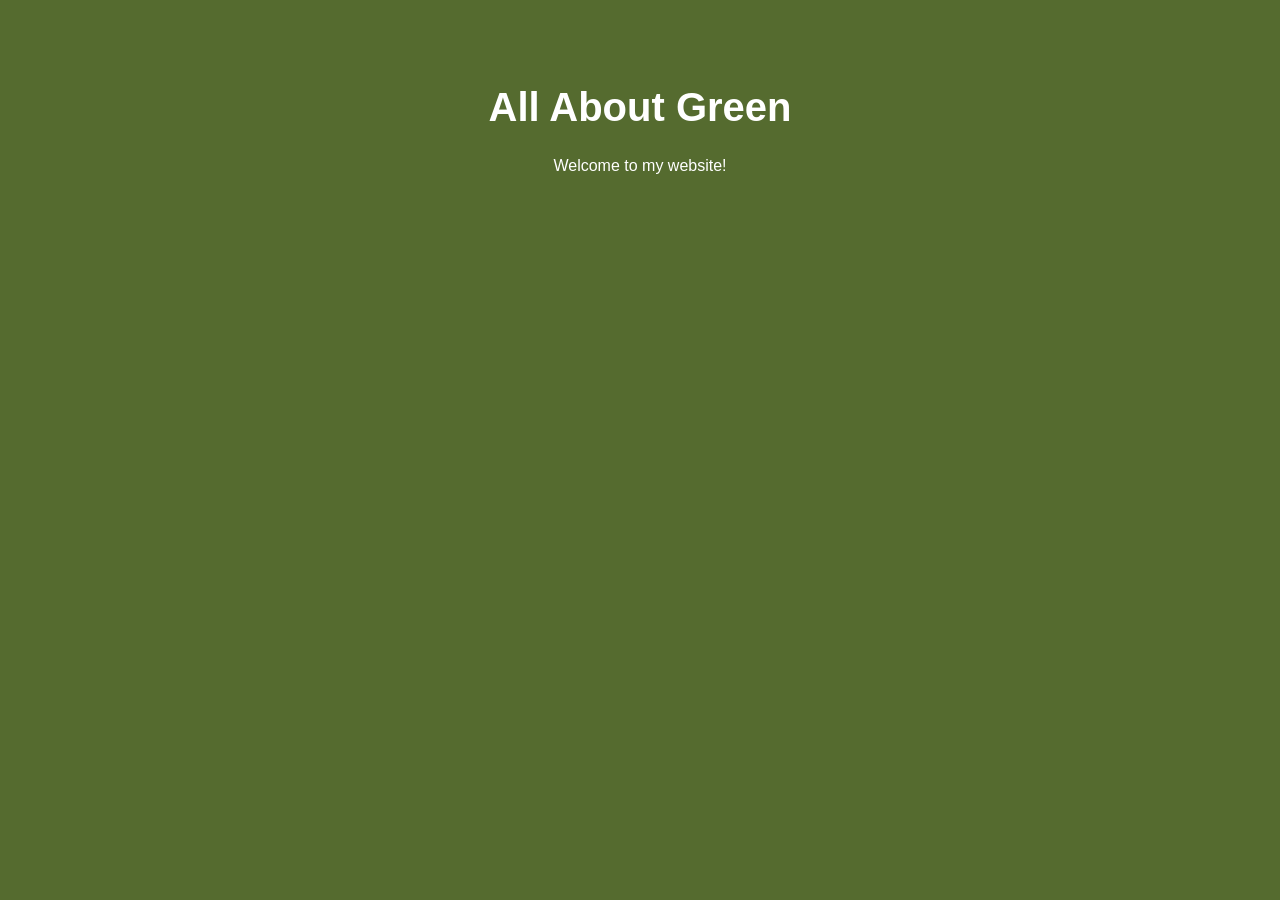
<file: index.html>
<!DOCTYPE html>
<html lang="en">
<head>
    <meta charset="UTF-8">
    <meta name="viewport" content="width=device-width, initial-scale=1.0">
    <title>All About Green</title>
    <link rel="stylesheet" href="style.css">
</head>
<body>

    <h1>All About Green</h1>
    <p>Welcome to my website!</p>

</body>
</html>
</file>
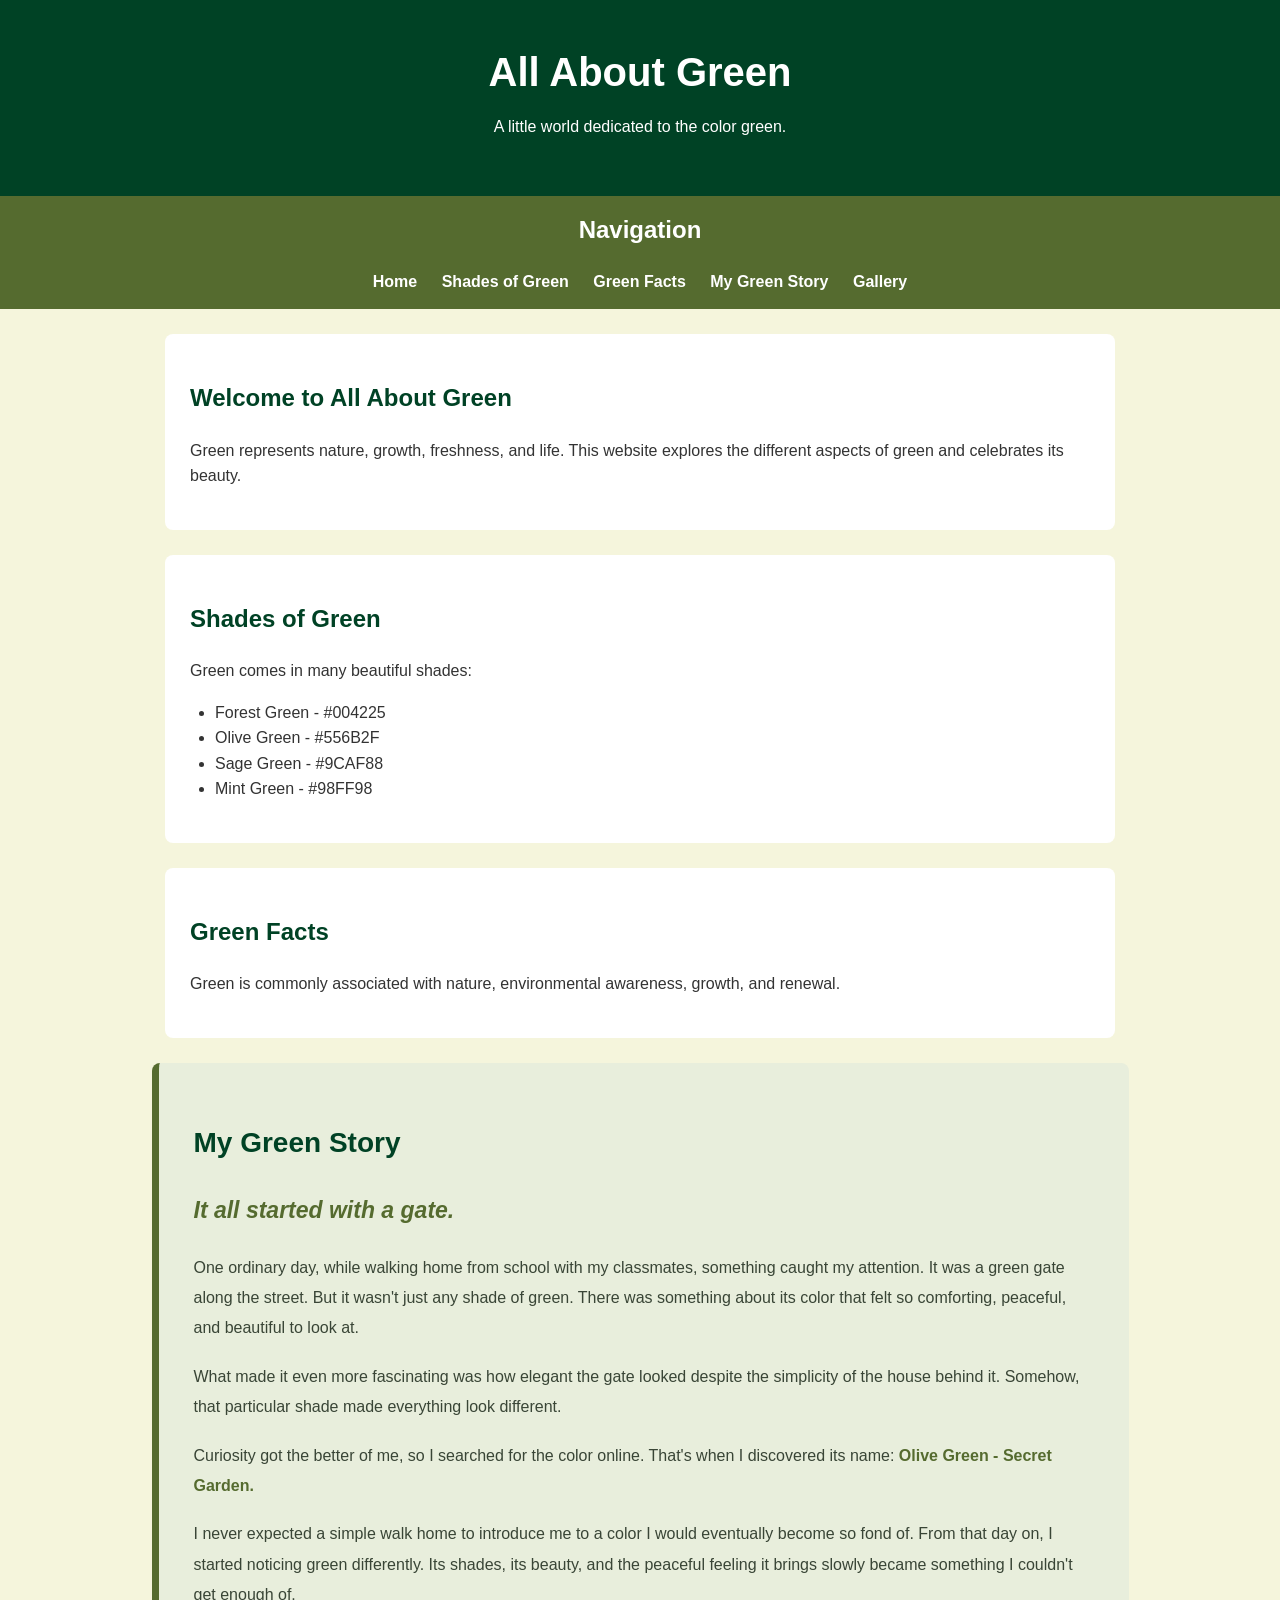
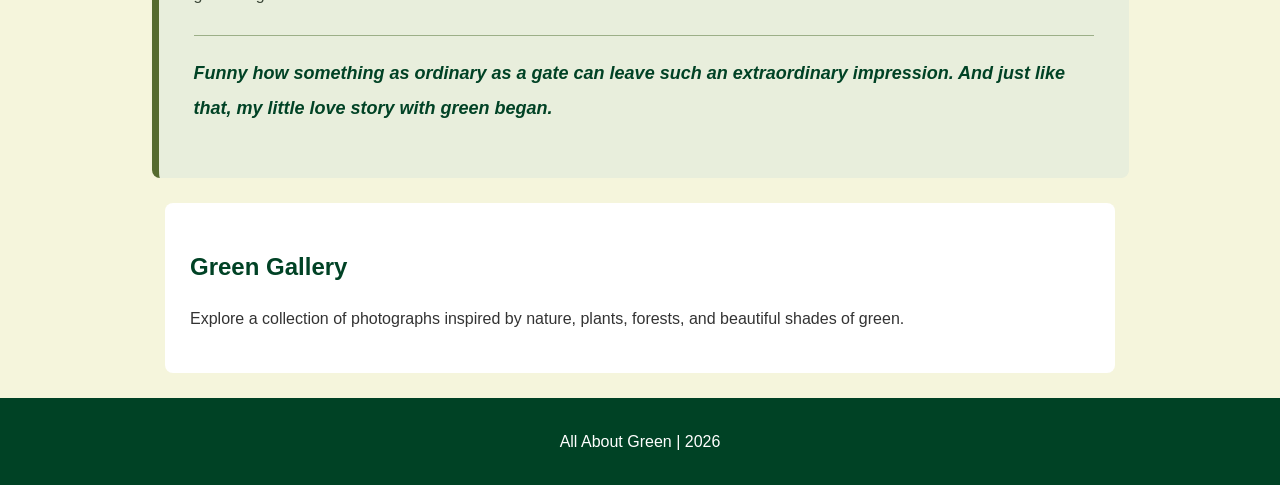
<file: Challenge #2/index.html>
<!DOCTYPE html PUBLIC "-//W3C//DTD XHTML 1.0 Strict//EN"
"http://www.w3.org/TR/xhtml1/DTD/xhtml1-strict.dtd">

<html xmlns="http://www.w3.org/1999/xhtml">

<head>
    <title>All About Green</title>

    <meta http-equiv="Content-Type"
          content="text/html; charset=UTF-8" />

    <link rel="stylesheet"
          type="text/css"
          href="style.css" />
</head>

<body>

    <!-- HEADER -->
    <div id="header">
        <h1>All About Green</h1>
        <p>A little world dedicated to the color green.</p>
    </div>

    <!-- NAVIGATION -->
    <div id="navigation">
        <h2>Navigation</h2>

        <ul>
            <li><a href="#home">Home</a></li>
            <li><a href="#shades">Shades of Green</a></li>
            <li><a href="#facts">Green Facts</a></li>
            <li><a href="#story">My Green Story</a></li>
            <li><a href="#gallery">Gallery</a></li>
        </ul>
    </div>

    <!-- HOME SECTION -->
    <div id="home">
        <h2>Welcome to All About Green</h2>

        <p>
            Green represents nature, growth, freshness, and life.
            This website explores the different aspects of green
            and celebrates its beauty.
        </p>
    </div>

    <!-- SHADES OF GREEN SECTION -->
    <div id="shades">
        <h2>Shades of Green</h2>

        <p>Green comes in many beautiful shades:</p>

        <ul>
            <li>Forest Green - #004225</li>
            <li>Olive Green - #556B2F</li>
            <li>Sage Green - #9CAF88</li>
            <li>Mint Green - #98FF98</li>
        </ul>
    </div>

    <!-- GREEN FACTS SECTION -->
    <div id="facts">
        <h2>Green Facts</h2>

        <p>
            Green is commonly associated with nature,
            environmental awareness, growth, and renewal.
        </p>
    </div>

    
    <!-- MY GREEN STORY SECTION -->
    <div id="story">
        <h2>My Green Story</h2>

        <p class="story-intro">
            It all started with a gate.
        </p>

        <p>
            One ordinary day, while walking home from school
            with my classmates, something caught my attention.
            It was a green gate along the street. But it wasn't
            just any shade of green. There was something about
            its color that felt so comforting, peaceful, and
            beautiful to look at.
        </p>

        <p>
            What made it even more fascinating was how elegant
            the gate looked despite the simplicity of the house
            behind it. Somehow, that particular shade made
            everything look different.
        </p>

        <p>
            Curiosity got the better of me, so I searched for
            the color online. That's when I discovered its name:
            <strong>Olive Green - Secret Garden.</strong>
        </p>

        <p>
            I never expected a simple walk home to introduce
            me to a color I would eventually become so fond of.
            From that day on, I started noticing green
            differently. Its shades, its beauty, and the
            peaceful feeling it brings slowly became something
            I couldn't get enough of.
        </p>

        <p class="story-ending">
            Funny how something as ordinary as a gate can
            leave such an extraordinary impression.
            And just like that, my little love story with
            green began.
        </p>
    </div>


    <!-- GALLERY SECTION -->
    <div id="gallery">
        <h2>Green Gallery</h2>

        <p>
            Explore a collection of photographs inspired by
            nature, plants, forests, and beautiful shades of green.
        </p>
    </div>

    <!-- FOOTER -->
    <div id="footer">
        <p>All About Green | 2026</p>
    </div>

</body>
</html>
</file>
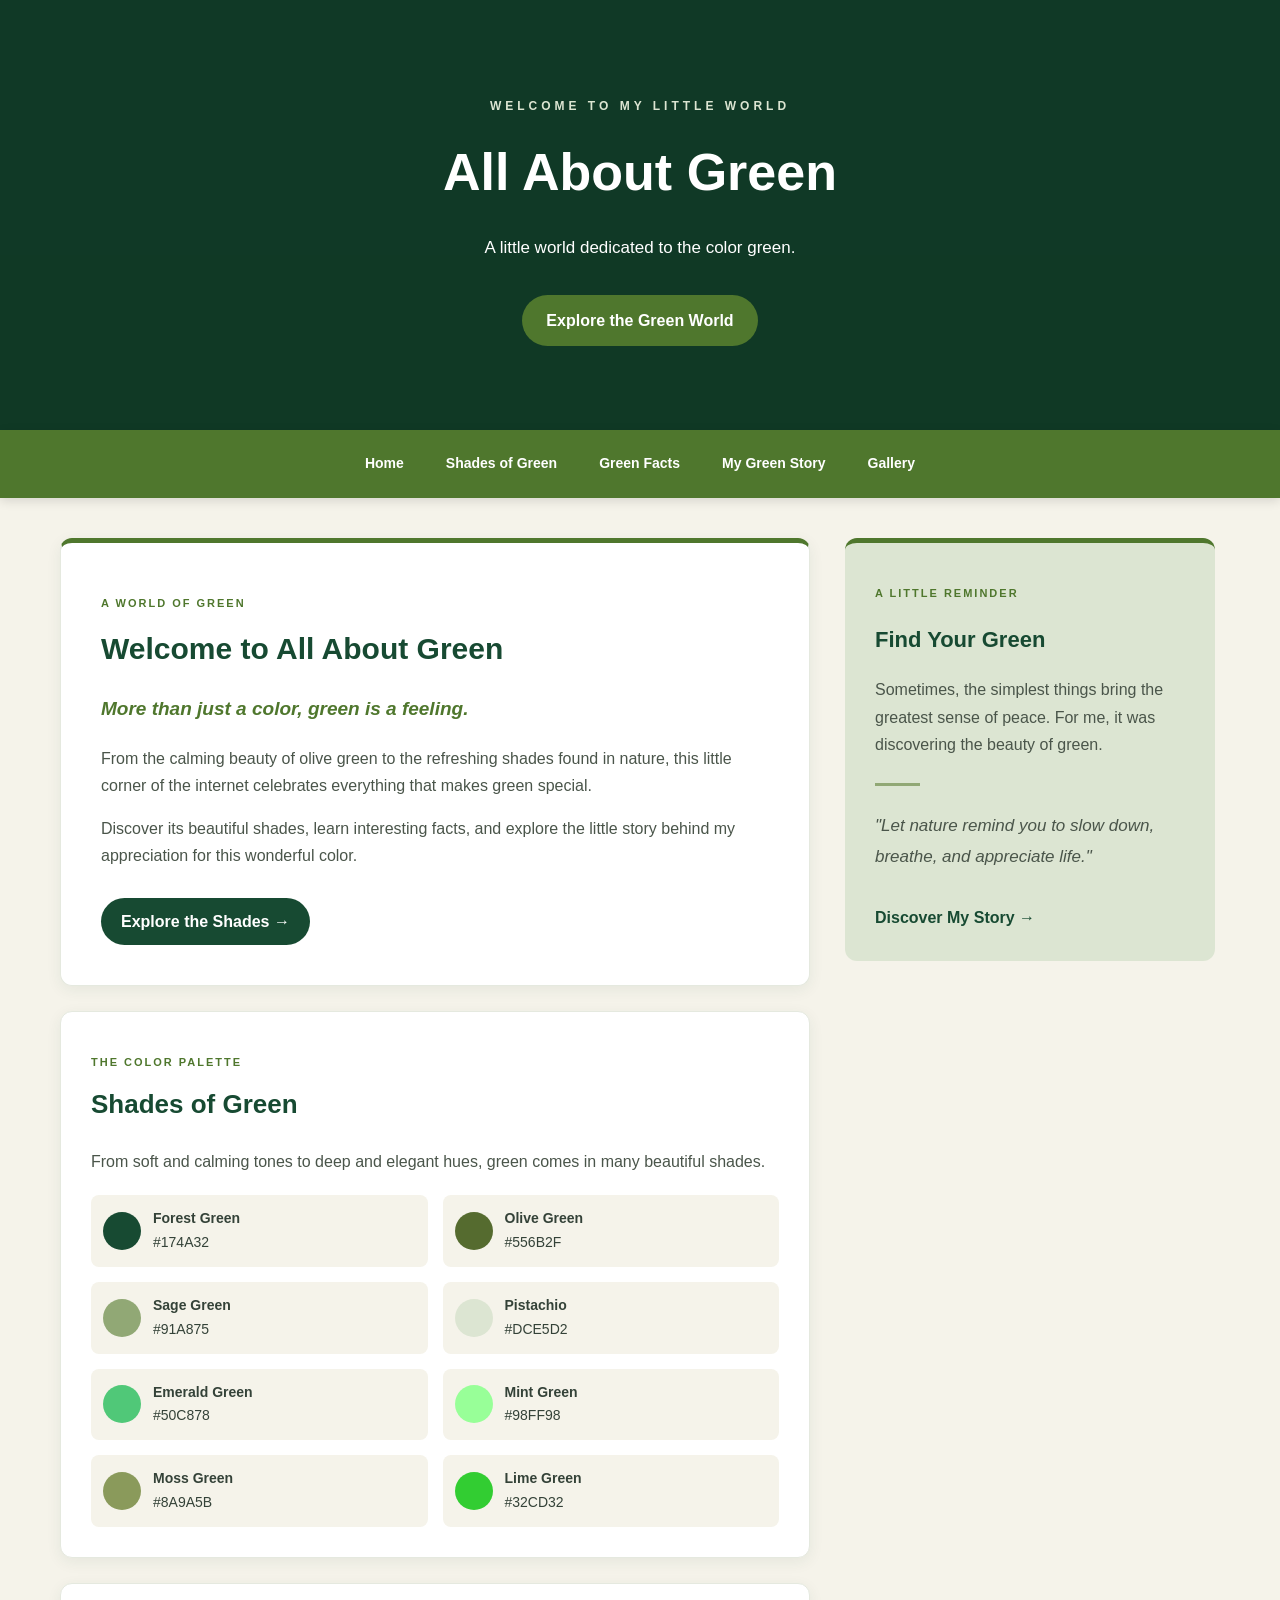
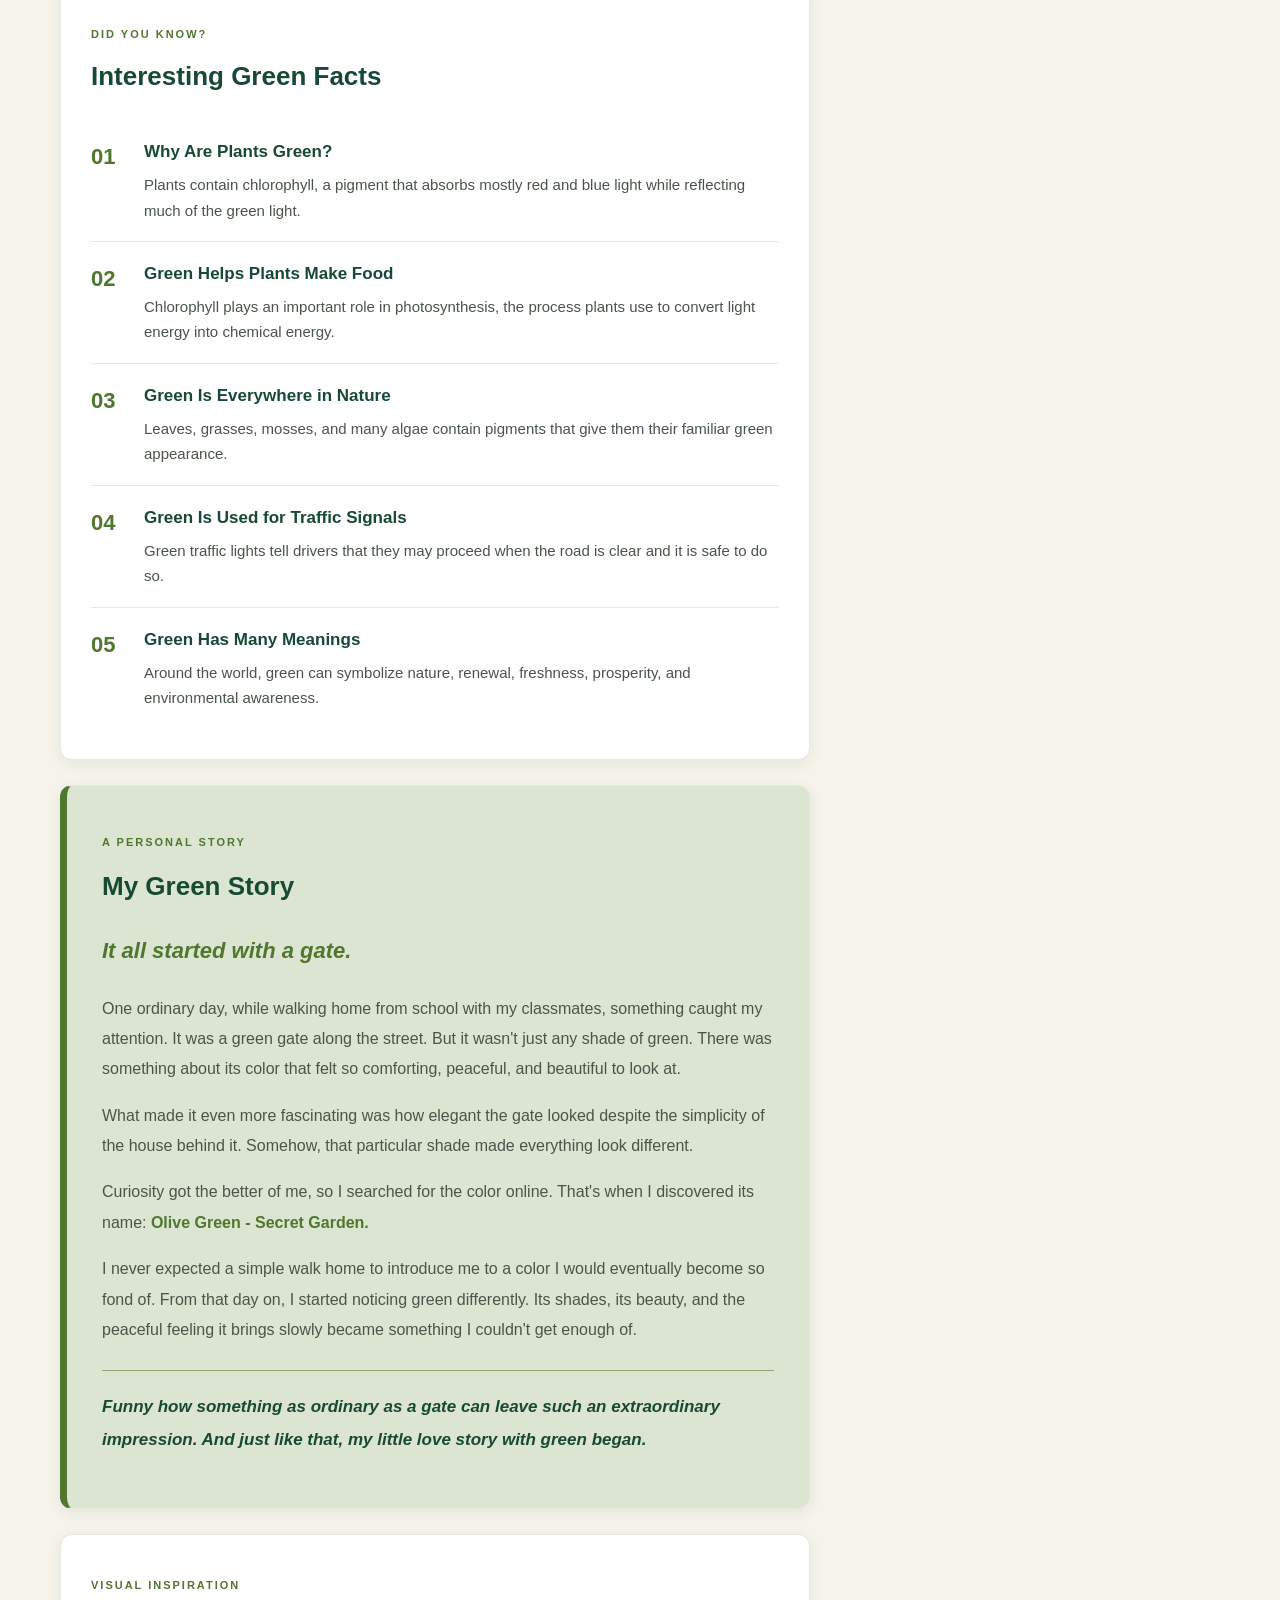
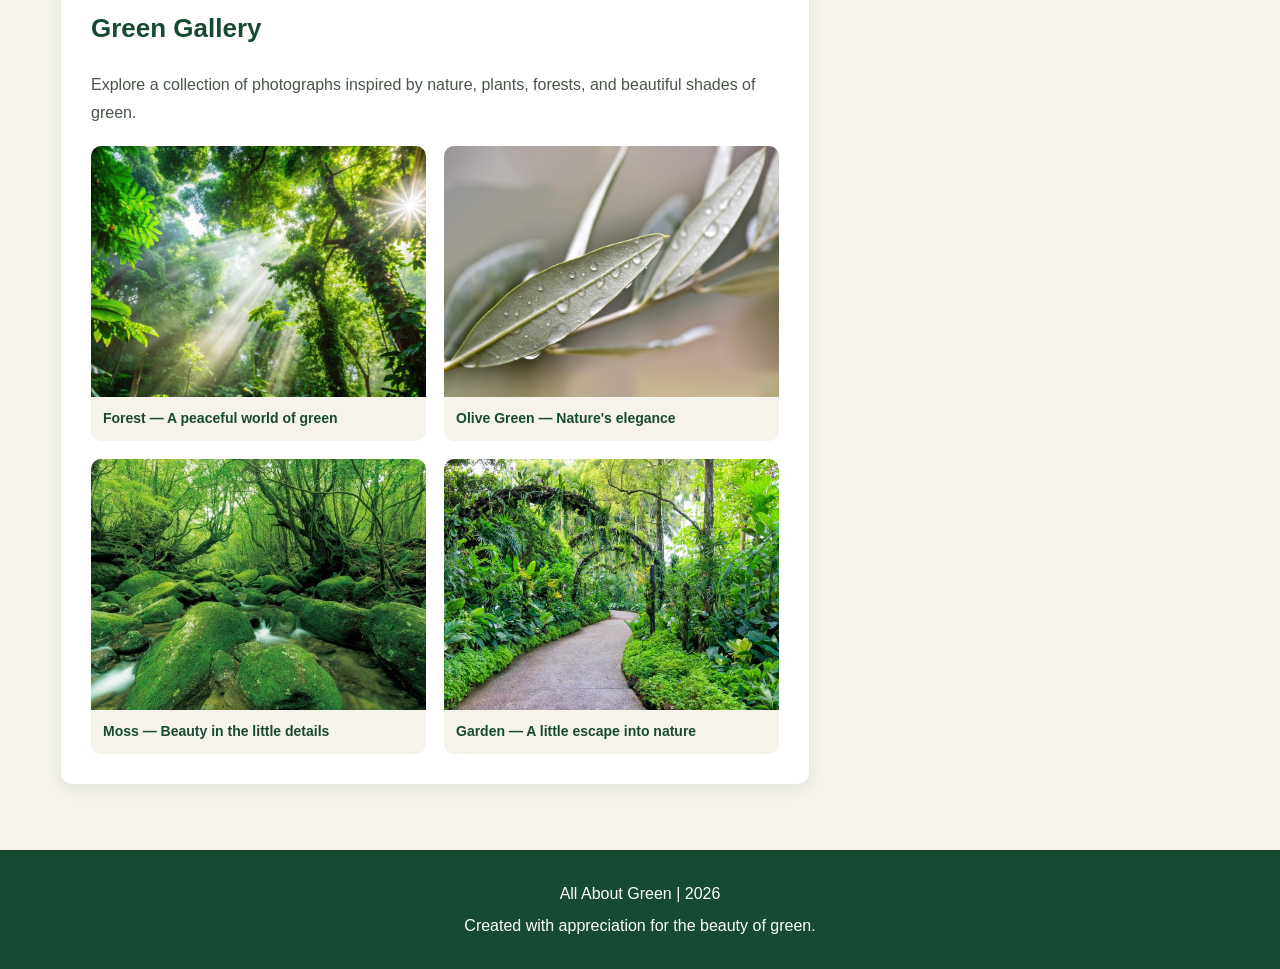
<file: Challenge #3/index.html>
<!DOCTYPE html>
<html lang="en">
<head>
    <meta charset="UTF-8" />
    <meta name="viewport" content="width=device-width, initial-scale=1.0" />
    <title>All About Green</title>
    <link rel="stylesheet" href="style.css" />
</head>

<body>

    <!-- HEADER AND VIDEO HERO -->
    <header id="header">

        <video class="background-video" autoplay muted loop playsinline>
            <source src="nature.mp4" type="video/mp4" />
        </video>

        <div class="hero-content">
            <p class="eyebrow">WELCOME TO MY LITTLE WORLD</p>
            <h1>All About Green</h1>
            <p>A little world dedicated to the color green.</p>
            <a href="#home" class="hero-button">Explore the Green World</a>
        </div>

    </header>

    <!-- NAVIGATION MENU -->
    <nav id="navigation">
        <ul>
            <li><a href="#home">Home</a></li>
            <li><a href="#shades">Shades of Green</a></li>
            <li><a href="#facts">Green Facts</a></li>
            <li><a href="#story">My Green Story</a></li>
            <li><a href="#gallery">Gallery</a></li>
        </ul>
    </nav>

    <!-- MAIN PAGE LAYOUT -->
    <main class="page-layout">

        <div class="main-content">

           
<!-- HOME -->
<section id="home" class="content-card home-intro">
    <p class="section-label">A WORLD OF GREEN</p>

    <h2>Welcome to All About Green</h2>

    <p class="home-highlight">
        More than just a color, green is a feeling.
    </p>

    <p>
        From the calming beauty of olive green to the refreshing
        shades found in nature, this little corner of the internet
        celebrates everything that makes green special.
    </p>

    <p>
        Discover its beautiful shades, learn interesting facts,
        and explore the little story behind my appreciation
        for this wonderful color.
    </p>

    <a href="#shades" class="home-button">Explore the Shades →</a>
</section>


            <!-- SHADES OF GREEN -->
            <section id="shades" class="content-card">
                <p class="section-label">THE COLOR PALETTE</p>
                <h2>Shades of Green</h2>

                <p>
                    From soft and calming tones to deep and elegant hues,
                    green comes in many beautiful shades.
                </p>

                <div class="color-list">

                    <div class="color-item">
                        <span class="color-swatch forest"></span>
                        <span><strong>Forest Green</strong><br />#174A32</span>
                    </div>

                    <div class="color-item">
                        <span class="color-swatch olive"></span>
                        <span><strong>Olive Green</strong><br />#556B2F</span>
                    </div>

                    <div class="color-item">
                        <span class="color-swatch sage"></span>
                        <span><strong>Sage Green</strong><br />#91A875</span>
                    </div>

                    <div class="color-item">
                        <span class="color-swatch pistachio"></span>
                        <span><strong>Pistachio</strong><br />#DCE5D2</span>
                    </div>

                    <div class="color-item">
                        <span class="color-swatch emerald"></span>
                        <span><strong>Emerald Green</strong><br />#50C878</span>
                    </div>

                    <div class="color-item">
                        <span class="color-swatch mint"></span>
                        <span><strong>Mint Green</strong><br />#98FF98</span>
                    </div>

                    <div class="color-item">
                        <span class="color-swatch moss"></span>
                        <span><strong>Moss Green</strong><br />#8A9A5B</span>
                    </div>

                    <div class="color-item">
                        <span class="color-swatch lime"></span>
                        <span><strong>Lime Green</strong><br />#32CD32</span>
                    </div>

                </div>
            </section>

            <!-- GREEN FACTS -->
            <section id="facts" class="content-card">
                <p class="section-label">DID YOU KNOW?</p>
                <h2>Interesting Green Facts</h2>

                <div class="fact-list">

                    <div class="fact-item">
                        <span class="fact-number">01</span>
                        <div>
                            <h3>Why Are Plants Green?</h3>
                            <p>
                                Plants contain chlorophyll, a pigment that
                                absorbs mostly red and blue light while
                                reflecting much of the green light.
                            </p>
                        </div>
                    </div>

                    <div class="fact-item">
                        <span class="fact-number">02</span>
                        <div>
                            <h3>Green Helps Plants Make Food</h3>
                            <p>
                                Chlorophyll plays an important role in
                                photosynthesis, the process plants use
                                to convert light energy into chemical energy.
                            </p>
                        </div>
                    </div>

                    <div class="fact-item">
                        <span class="fact-number">03</span>
                        <div>
                            <h3>Green Is Everywhere in Nature</h3>
                            <p>
                                Leaves, grasses, mosses, and many algae
                                contain pigments that give them their
                                familiar green appearance.
                            </p>
                        </div>
                    </div>

                    <div class="fact-item">
                        <span class="fact-number">04</span>
                        <div>
                            <h3>Green Is Used for Traffic Signals</h3>
                            <p>
                                Green traffic lights tell drivers that
                                they may proceed when the road is clear
                                and it is safe to do so.
                            </p>
                        </div>
                    </div>

                    <div class="fact-item">
                        <span class="fact-number">05</span>
                        <div>
                            <h3>Green Has Many Meanings</h3>
                            <p>
                                Around the world, green can symbolize
                                nature, renewal, freshness, prosperity,
                                and environmental awareness.
                            </p>
                        </div>
                    </div>

                </div>
            </section>

            <!-- MY GREEN STORY -->
            <section id="story" class="content-card">
                <p class="section-label">A PERSONAL STORY</p>
                <h2>My Green Story</h2>

                <p class="story-intro">
                    It all started with a gate.
                </p>

                <p>
                    One ordinary day, while walking home from school
                    with my classmates, something caught my attention.
                    It was a green gate along the street. But it wasn't
                    just any shade of green. There was something about
                    its color that felt so comforting, peaceful, and
                    beautiful to look at.
                </p>

                <p>
                    What made it even more fascinating was how elegant
                    the gate looked despite the simplicity of the house
                    behind it. Somehow, that particular shade made
                    everything look different.
                </p>

                <p>
                    Curiosity got the better of me, so I searched for
                    the color online. That's when I discovered its name:
                    <strong>Olive Green - Secret Garden.</strong>
                </p>

                <p>
                    I never expected a simple walk home to introduce
                    me to a color I would eventually become so fond of.
                    From that day on, I started noticing green
                    differently. Its shades, its beauty, and the
                    peaceful feeling it brings slowly became something
                    I couldn't get enough of.
                </p>

                <p class="story-ending">
                    Funny how something as ordinary as a gate can
                    leave such an extraordinary impression.
                    And just like that, my little love story with
                    green began.
                </p>
            </section>

            <!-- GALLERY -->
            <section id="gallery" class="content-card">
                <p class="section-label">VISUAL INSPIRATION</p>
                <h2>Green Gallery</h2>

                <p>
                    Explore a collection of photographs inspired by
                    nature, plants, forests, and beautiful shades of green.
                </p>

                <div class="gallery-grid">

                    <figure class="gallery-item">
                        <img src="forest.jpg"
                             alt="Sunlight shining through a lush green forest" />
                        <figcaption>Forest — A peaceful world of green</figcaption>
                    </figure>

                    <figure class="gallery-item">
                        <img src="olive-green.jpg"
                             alt="Close-up view of beautiful green leaves" />
                        <figcaption>Olive Green — Nature's elegance</figcaption>
                    </figure>

                    <figure class="gallery-item">
                        <img src="moss.jpg"
                             alt="Moss growing over rocks in a natural setting" />
                        <figcaption>Moss — Beauty in the little details</figcaption>
                    </figure>

                    <figure class="gallery-item">
                        <img src="garden.jpg"
                             alt="A peaceful garden filled with green plants" />
                        <figcaption>Garden — A little escape into nature</figcaption>
                    </figure>

                </div>
            </section>

        </div>

        <!-- SIDEBAR -->
        <aside class="sidebar">
            <p class="section-label">A LITTLE REMINDER</p>

            <h2>Find Your Green</h2>

            <p>
                Sometimes, the simplest things bring the
                greatest sense of peace. For me, it was
                discovering the beauty of green.
            </p>

            <div class="sidebar-divider"></div>

            <p class="sidebar-quote">
                "Let nature remind you to slow down,
                breathe, and appreciate life."
            </p>

            <a href="#story" class="sidebar-link">Discover My Story →</a>
        </aside>

    </main>

    <!-- FOOTER -->
    <footer id="footer">
        <p>All About Green | 2026</p>
        <p>Created with appreciation for the beauty of green.</p>
    </footer>

</body>
</html>
</file>
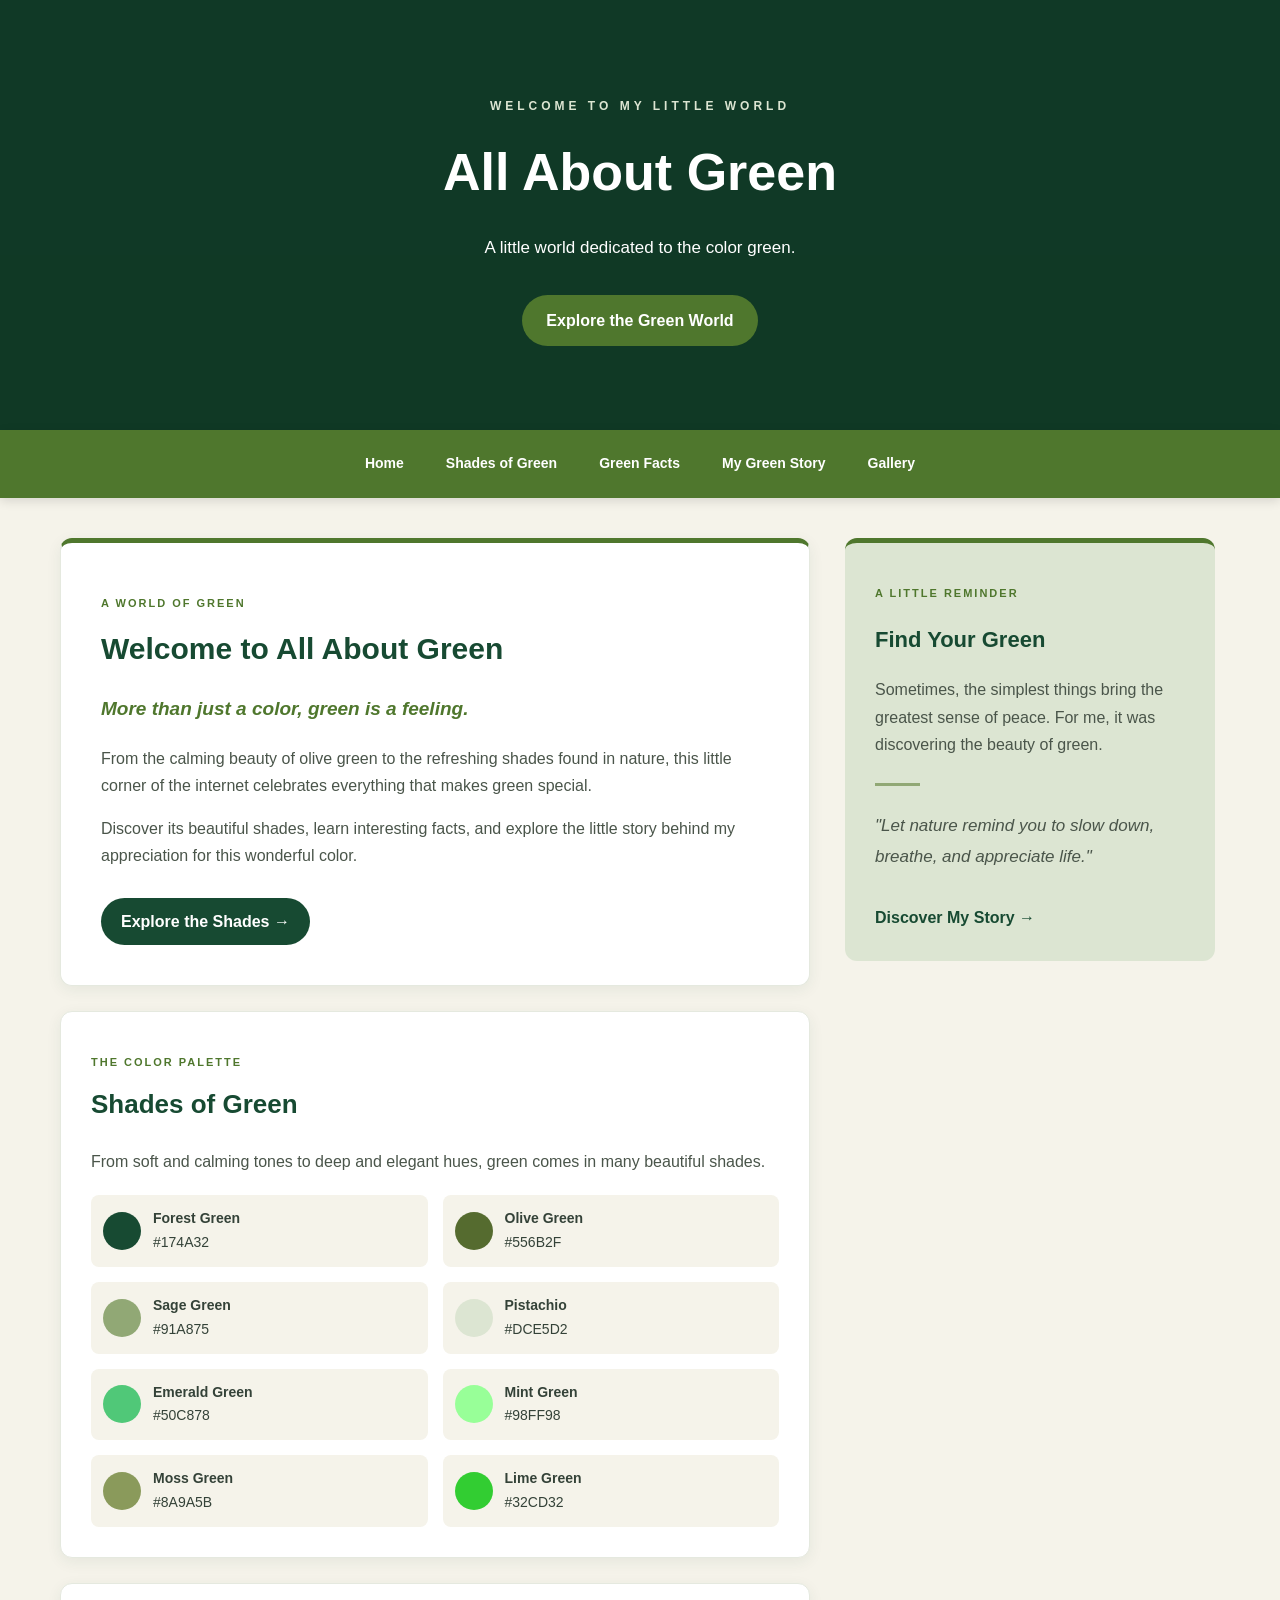
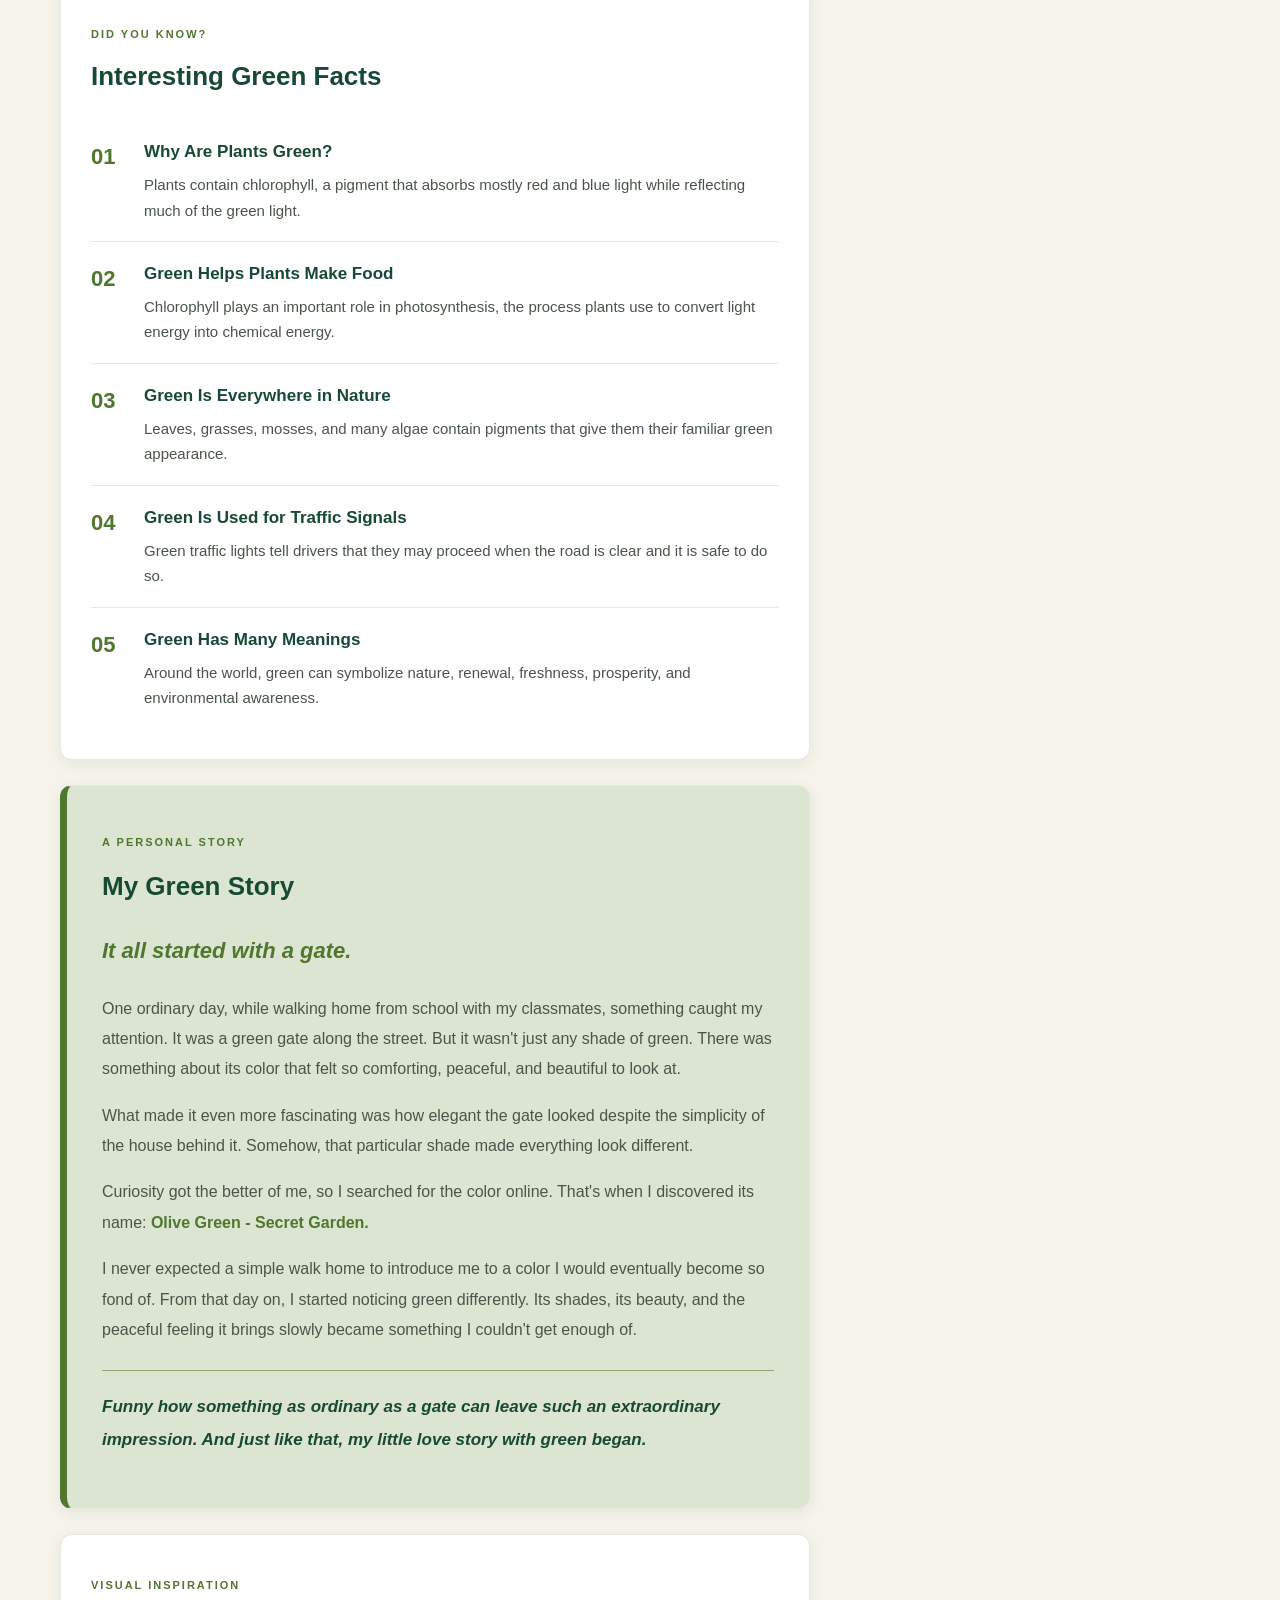
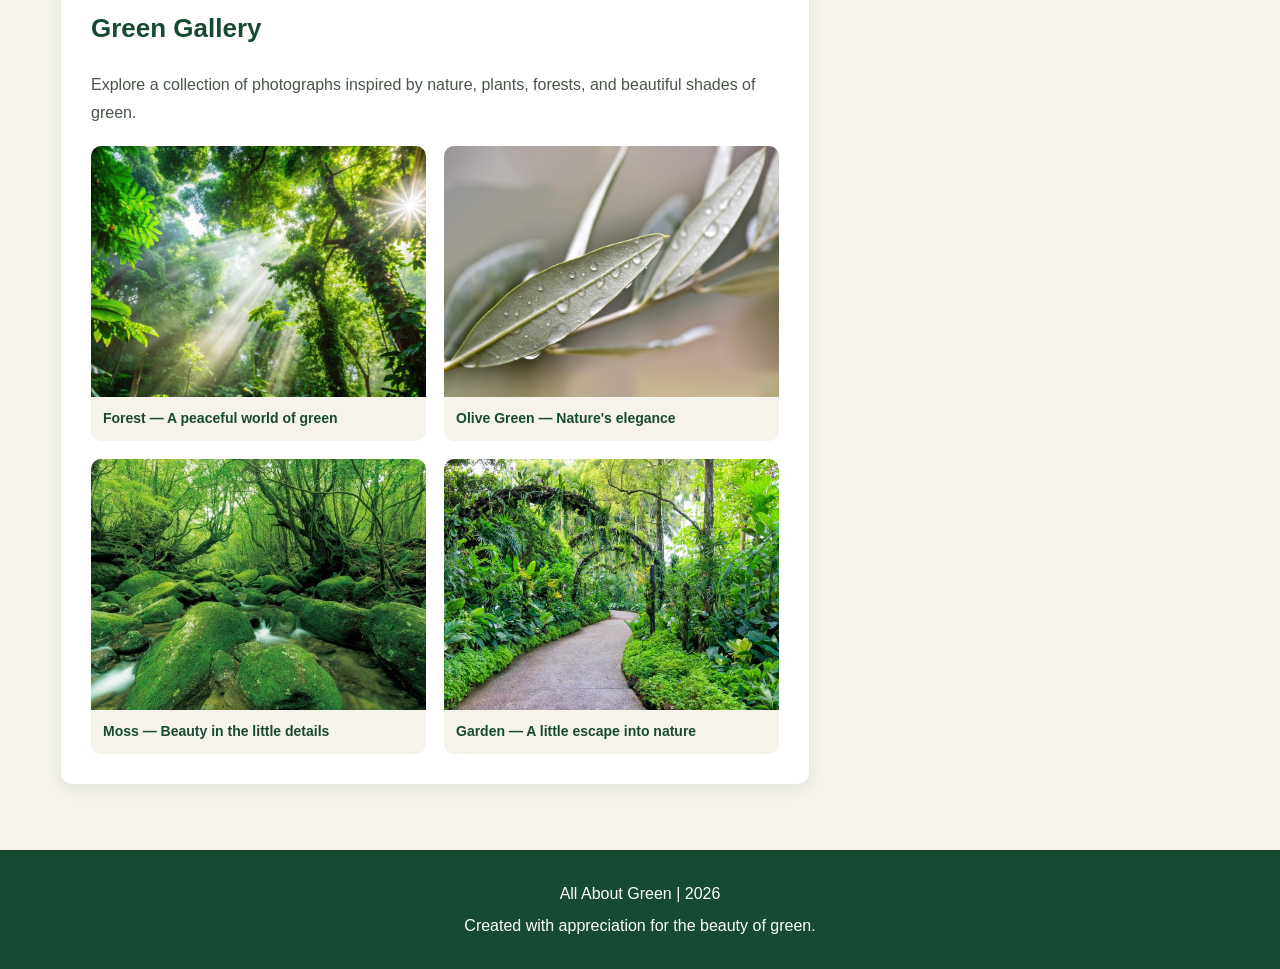
<file: Challenge #4/index.html>
<!DOCTYPE html>
<html lang="en">
<head>
    <link rel="icon" type="image/svg+xml" href="favicon.svg">
    <meta charset="UTF-8" />
    <meta name="viewport" content="width=device-width, initial-scale=1.0" />
    <title>All About Green</title>
    <link rel="stylesheet" href="style.css" />
</head>

<body>

    <!-- HEADER AND VIDEO HERO -->
    <header id="header">

        <video class="background-video" autoplay muted loop playsinline>
            <source src="nature.mp4" type="video/mp4" />
        </video>

        <div class="hero-content">
            <p class="eyebrow">WELCOME TO MY LITTLE WORLD</p>
            <h1>All About Green</h1>
            <p>A little world dedicated to the color green.</p>
            <a href="#home" class="hero-button">Explore the Green World</a>
        </div>

    </header>

    <!-- NAVIGATION MENU -->
    <nav id="navigation">
        <ul>
            <li><a href="#home">Home</a></li>
            <li><a href="#shades">Shades of Green</a></li>
            <li><a href="#facts">Green Facts</a></li>
            <li><a href="#story">My Green Story</a></li>
            <li><a href="#gallery">Gallery</a></li>
        </ul>
    </nav>

    <!-- MAIN PAGE LAYOUT -->
    <main class="page-layout">

        <div class="main-content">

           
<!-- HOME -->
<section id="home" class="content-card home-intro">
    <p class="section-label">A WORLD OF GREEN</p>

    <h2>Welcome to All About Green</h2>

    <p class="home-highlight">
        More than just a color, green is a feeling.
    </p>

    <p>
        From the calming beauty of olive green to the refreshing
        shades found in nature, this little corner of the internet
        celebrates everything that makes green special.
    </p>

    <p>
        Discover its beautiful shades, learn interesting facts,
        and explore the little story behind my appreciation
        for this wonderful color.
    </p>

    <a href="#shades" class="home-button">Explore the Shades →</a>
</section>


            <!-- SHADES OF GREEN -->
            <section id="shades" class="content-card">
                <p class="section-label">THE COLOR PALETTE</p>
                <h2>Shades of Green</h2>

                <p>
                    From soft and calming tones to deep and elegant hues,
                    green comes in many beautiful shades.
                </p>

                <div class="color-list">

                    <div class="color-item">
                        <span class="color-swatch forest"></span>
                        <span><strong>Forest Green</strong><br />#174A32</span>
                    </div>

                    <div class="color-item">
                        <span class="color-swatch olive"></span>
                        <span><strong>Olive Green</strong><br />#556B2F</span>
                    </div>

                    <div class="color-item">
                        <span class="color-swatch sage"></span>
                        <span><strong>Sage Green</strong><br />#91A875</span>
                    </div>

                    <div class="color-item">
                        <span class="color-swatch pistachio"></span>
                        <span><strong>Pistachio</strong><br />#DCE5D2</span>
                    </div>

                    <div class="color-item">
                        <span class="color-swatch emerald"></span>
                        <span><strong>Emerald Green</strong><br />#50C878</span>
                    </div>

                    <div class="color-item">
                        <span class="color-swatch mint"></span>
                        <span><strong>Mint Green</strong><br />#98FF98</span>
                    </div>

                    <div class="color-item">
                        <span class="color-swatch moss"></span>
                        <span><strong>Moss Green</strong><br />#8A9A5B</span>
                    </div>

                    <div class="color-item">
                        <span class="color-swatch lime"></span>
                        <span><strong>Lime Green</strong><br />#32CD32</span>
                    </div>

                </div>
            </section>

            <!-- GREEN FACTS -->
            <section id="facts" class="content-card">
                <p class="section-label">DID YOU KNOW?</p>
                <h2>Interesting Green Facts</h2>

                <div class="fact-list">

                    <div class="fact-item">
                        <span class="fact-number">01</span>
                        <div>
                            <h3>Why Are Plants Green?</h3>
                            <p>
                                Plants contain chlorophyll, a pigment that
                                absorbs mostly red and blue light while
                                reflecting much of the green light.
                            </p>
                        </div>
                    </div>

                    <div class="fact-item">
                        <span class="fact-number">02</span>
                        <div>
                            <h3>Green Helps Plants Make Food</h3>
                            <p>
                                Chlorophyll plays an important role in
                                photosynthesis, the process plants use
                                to convert light energy into chemical energy.
                            </p>
                        </div>
                    </div>

                    <div class="fact-item">
                        <span class="fact-number">03</span>
                        <div>
                            <h3>Green Is Everywhere in Nature</h3>
                            <p>
                                Leaves, grasses, mosses, and many algae
                                contain pigments that give them their
                                familiar green appearance.
                            </p>
                        </div>
                    </div>

                    <div class="fact-item">
                        <span class="fact-number">04</span>
                        <div>
                            <h3>Green Is Used for Traffic Signals</h3>
                            <p>
                                Green traffic lights tell drivers that
                                they may proceed when the road is clear
                                and it is safe to do so.
                            </p>
                        </div>
                    </div>

                    <div class="fact-item">
                        <span class="fact-number">05</span>
                        <div>
                            <h3>Green Has Many Meanings</h3>
                            <p>
                                Around the world, green can symbolize
                                nature, renewal, freshness, prosperity,
                                and environmental awareness.
                            </p>
                        </div>
                    </div>

                </div>
            </section>

            <!-- MY GREEN STORY -->
            <section id="story" class="content-card">
                <p class="section-label">A PERSONAL STORY</p>
                <h2>My Green Story</h2>

                <p class="story-intro">
                    It all started with a gate.
                </p>

                <p>
                    One ordinary day, while walking home from school
                    with my classmates, something caught my attention.
                    It was a green gate along the street. But it wasn't
                    just any shade of green. There was something about
                    its color that felt so comforting, peaceful, and
                    beautiful to look at.
                </p>

                <p>
                    What made it even more fascinating was how elegant
                    the gate looked despite the simplicity of the house
                    behind it. Somehow, that particular shade made
                    everything look different.
                </p>

                <p>
                    Curiosity got the better of me, so I searched for
                    the color online. That's when I discovered its name:
                    <strong>Olive Green - Secret Garden.</strong>
                </p>

                <p>
                    I never expected a simple walk home to introduce
                    me to a color I would eventually become so fond of.
                    From that day on, I started noticing green
                    differently. Its shades, its beauty, and the
                    peaceful feeling it brings slowly became something
                    I couldn't get enough of.
                </p>

                <p class="story-ending">
                    Funny how something as ordinary as a gate can
                    leave such an extraordinary impression.
                    And just like that, my little love story with
                    green began.
                </p>
            </section>

            <!-- GALLERY -->
            <section id="gallery" class="content-card">
                <p class="section-label">VISUAL INSPIRATION</p>
                <h2>Green Gallery</h2>

                <p>
                    Explore a collection of photographs inspired by
                    nature, plants, forests, and beautiful shades of green.
                </p>

                <div class="gallery-grid">

                    <figure class="gallery-item">
                        <img src="forest.jpg"
                             alt="Sunlight shining through a lush green forest" />
                        <figcaption>Forest — A peaceful world of green</figcaption>
                    </figure>

                    <figure class="gallery-item">
                        <img src="olive-green.jpg"
                             alt="Close-up view of beautiful green leaves" />
                        <figcaption>Olive Green — Nature's elegance</figcaption>
                    </figure>

                    <figure class="gallery-item">
                        <img src="moss.jpg"
                             alt="Moss growing over rocks in a natural setting" />
                        <figcaption>Moss — Beauty in the little details</figcaption>
                    </figure>

                    <figure class="gallery-item">
                        <img src="garden.jpg"
                             alt="A peaceful garden filled with green plants" />
                        <figcaption>Garden — A little escape into nature</figcaption>
                    </figure>

                </div>
            </section>

        </div>

        <!-- SIDEBAR -->
        <aside class="sidebar">
            <p class="section-label">A LITTLE REMINDER</p>

            <h2>Find Your Green</h2>

            <p>
                Sometimes, the simplest things bring the
                greatest sense of peace. For me, it was
                discovering the beauty of green.
            </p>

            <div class="sidebar-divider"></div>

            <p class="sidebar-quote">
                "Let nature remind you to slow down,
                breathe, and appreciate life."
            </p>

            <a href="#story" class="sidebar-link">Discover My Story →</a>
        </aside>

    </main>

    <!-- FOOTER -->
    <footer id="footer">
        <p>All About Green | 2026</p>
        <p>Created with appreciation for the beauty of green.</p>
    </footer>

</body>
</html>
</file>
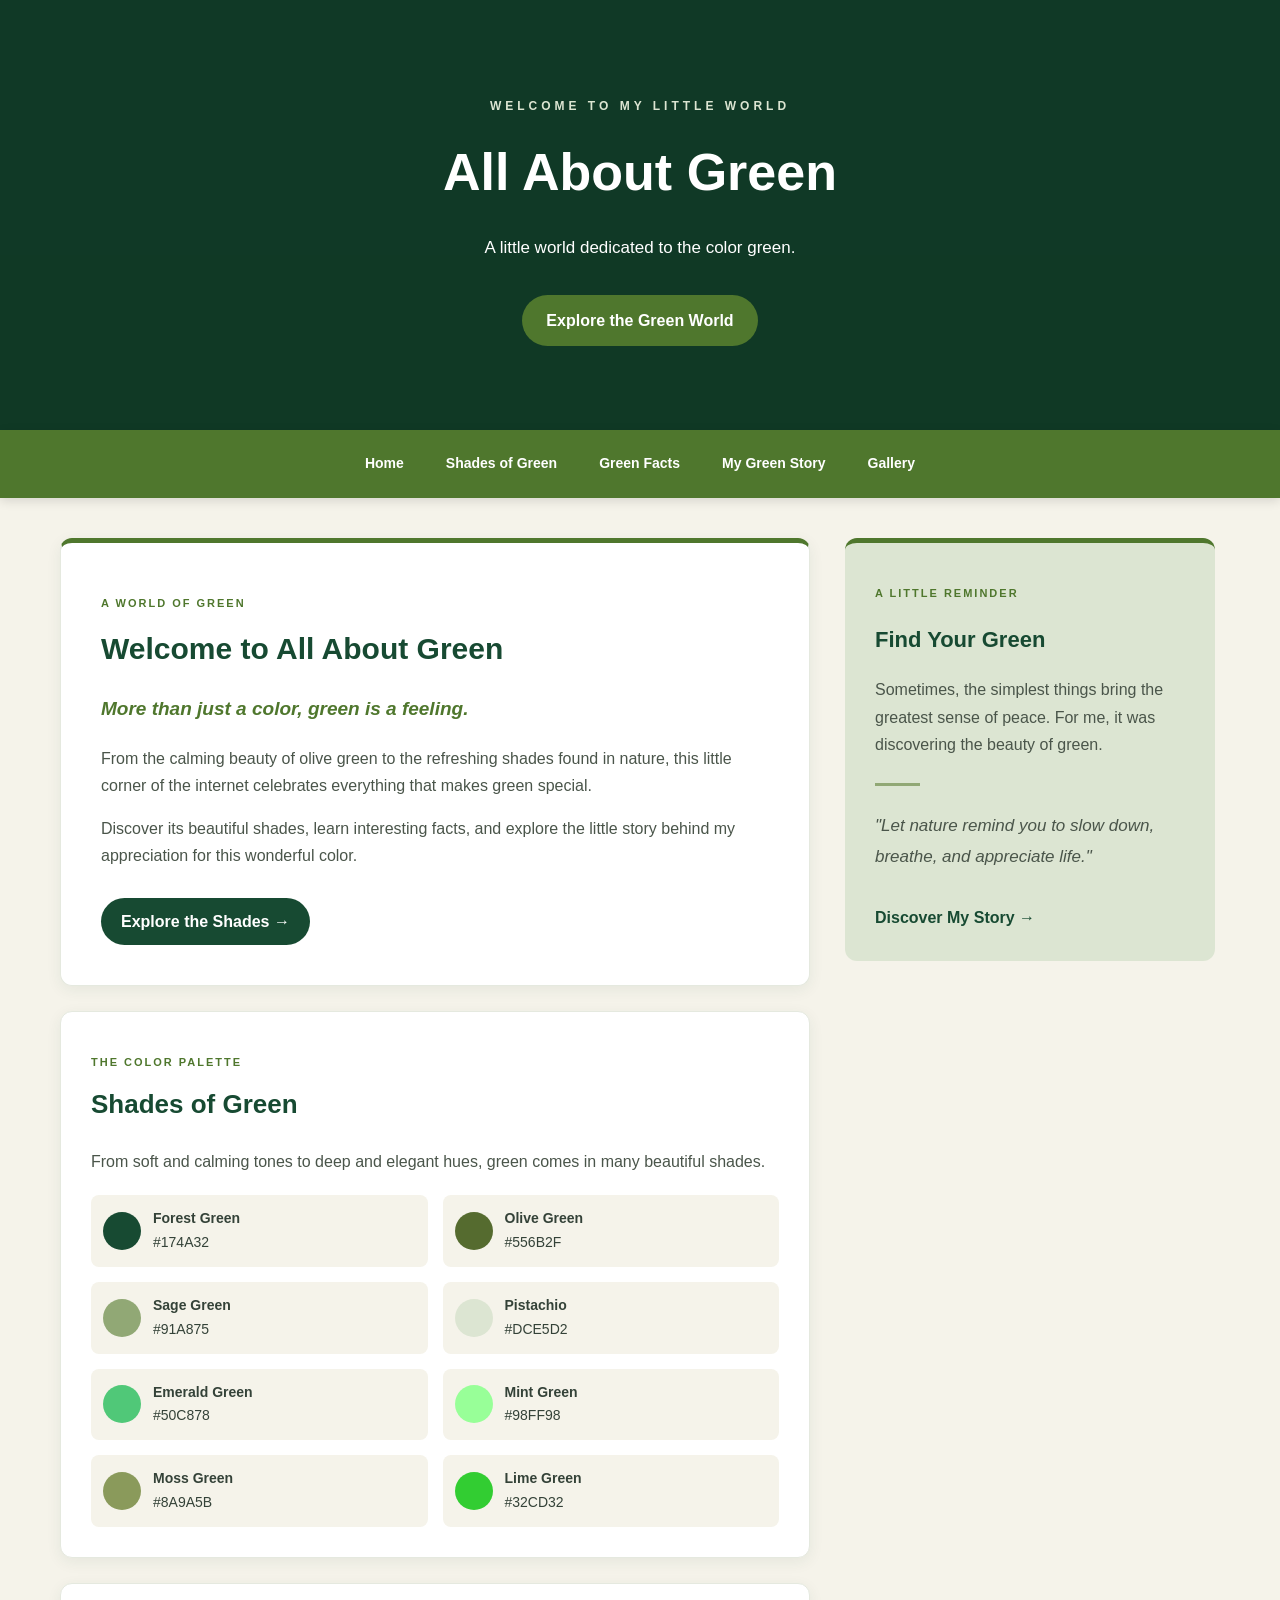
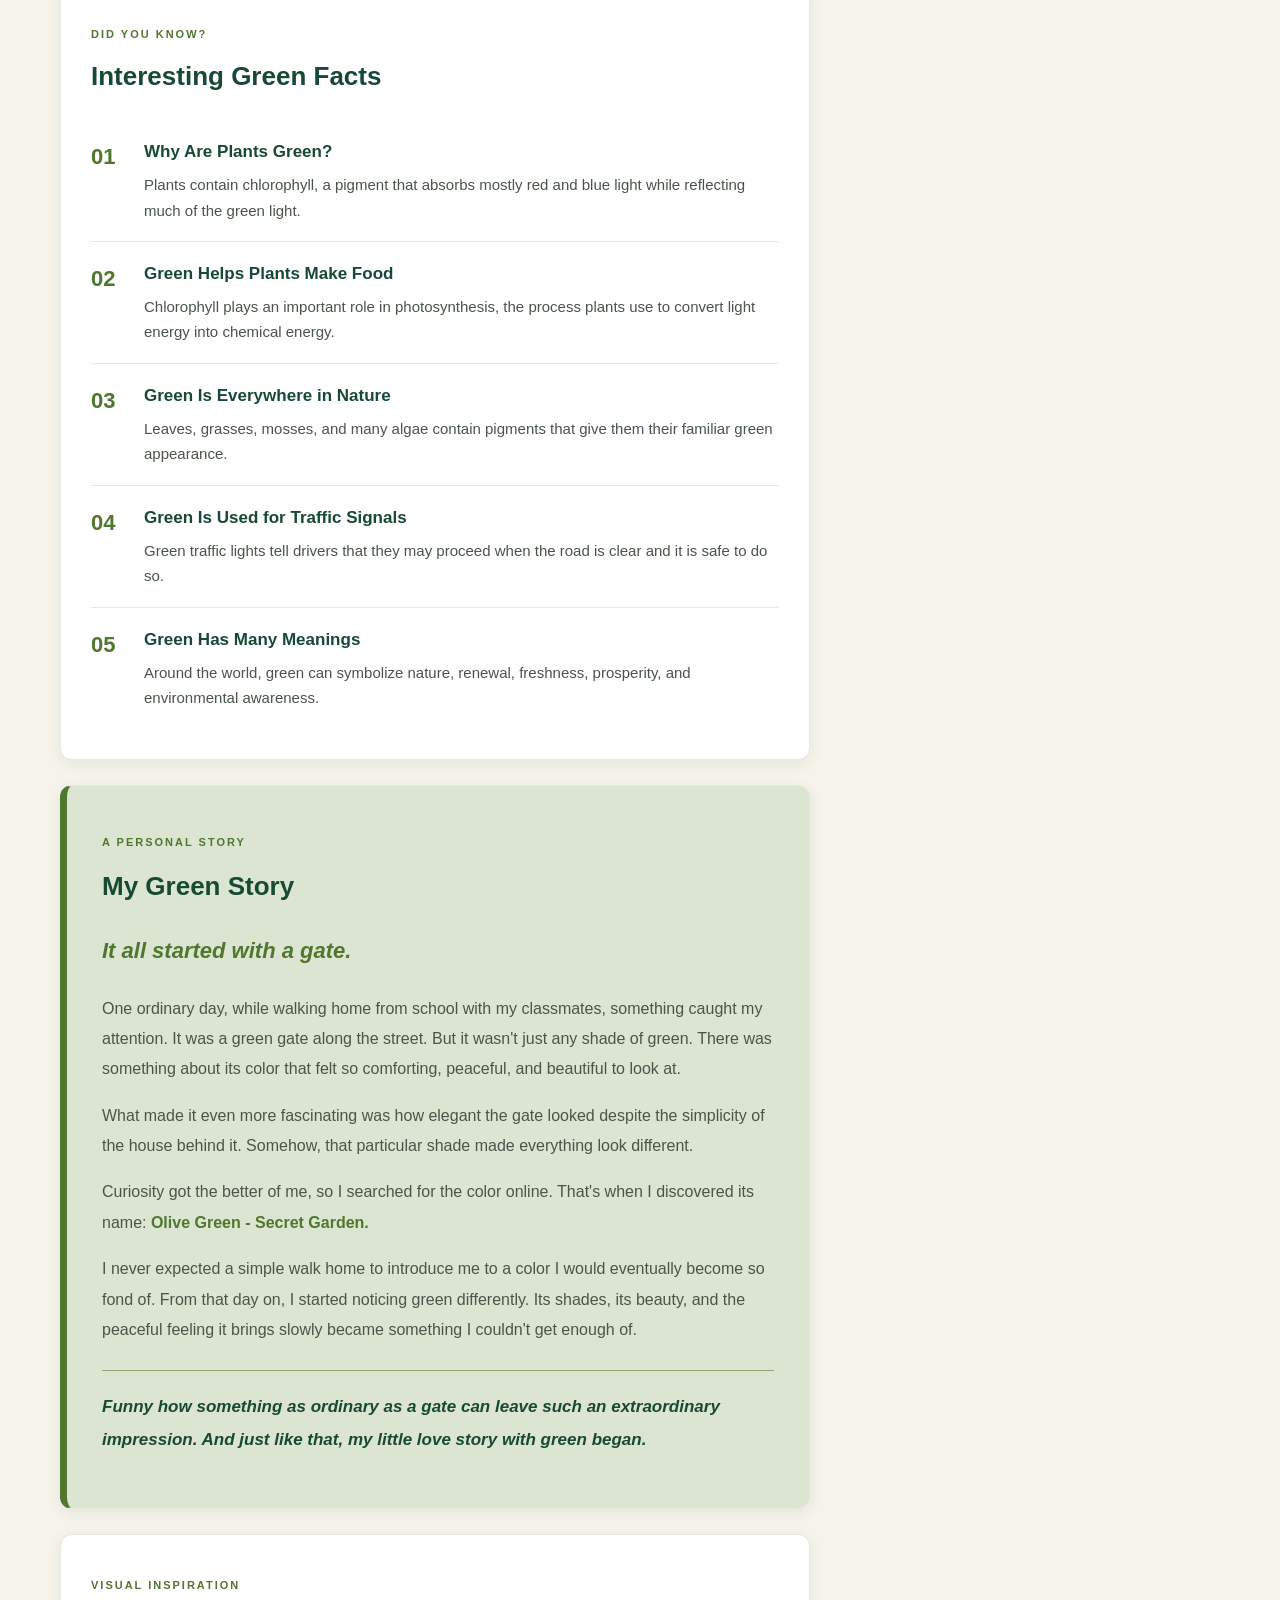
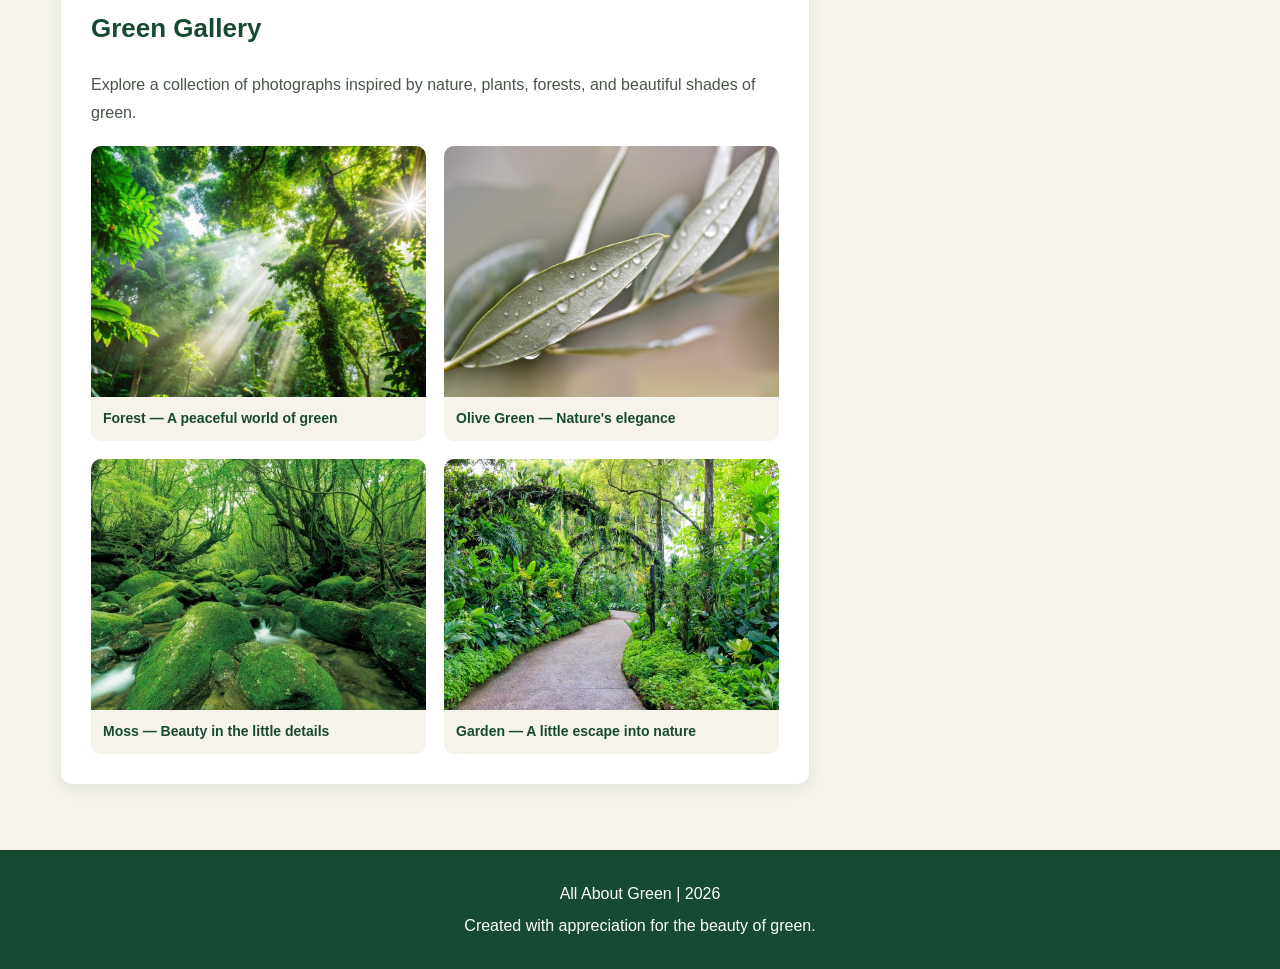
<file: Challenge #5/index.html>
<!DOCTYPE html>
<html lang="en">

<head>
    <!-- Character encoding -->
    <meta charset="UTF-8">

    <!-- Responsive viewport -->
    <meta name="viewport" content="width=device-width, initial-scale=1.0">

    <!-- Website description -->
    <meta name="description" content="All About Green explores the beauty of nature, different shades of green, interesting green facts, and personal stories about the environment.">

    <!-- Website keywords -->
    <meta name="keywords" content="green, nature, environment, plants, forest, shades of green">

    <!-- Website author -->
    <meta name="author" content="All About Green">

    <!-- Browser theme color -->
    <meta name="theme-color" content="#556B2F">

    <!-- Website title -->
    <title>All About Green</title>

    <!-- Favicon -->
    <link rel="icon" type="image/svg+xml" href="favicon.svg">

    <!-- External stylesheet -->
    <link rel="stylesheet" href="style.css">
</head>


<body>

    <!-- HEADER AND VIDEO HERO -->
    <header id="header">

        <video class="background-video" autoplay muted loop playsinline>
            <source src="nature.mp4" type="video/mp4" />
        </video>

        <div class="hero-content">
            <p class="eyebrow">WELCOME TO MY LITTLE WORLD</p>
            <h1>All About Green</h1>
            <p>A little world dedicated to the color green.</p>
            <a href="#home" class="hero-button">Explore the Green World</a>
        </div>

    </header>

    <!-- NAVIGATION MENU -->
    <nav id="navigation">
        <ul>
            <li><a href="#home">Home</a></li>
            <li><a href="#shades">Shades of Green</a></li>
            <li><a href="#facts">Green Facts</a></li>
            <li><a href="#story">My Green Story</a></li>
            <li><a href="#gallery">Gallery</a></li>
        </ul>
    </nav>

    <!-- MAIN PAGE LAYOUT -->
    <main class="page-layout">

        <div class="main-content">

           
<!-- HOME -->
<section id="home" class="content-card home-intro">
    <p class="section-label">A WORLD OF GREEN</p>

    <h2>Welcome to All About Green</h2>

    <p class="home-highlight">
        More than just a color, green is a feeling.
    </p>

    <p>
        From the calming beauty of olive green to the refreshing
        shades found in nature, this little corner of the internet
        celebrates everything that makes green special.
    </p>

    <p>
        Discover its beautiful shades, learn interesting facts,
        and explore the little story behind my appreciation
        for this wonderful color.
    </p>

    <a href="#shades" class="home-button">Explore the Shades →</a>
</section>


            <!-- SHADES OF GREEN -->
            <section id="shades" class="content-card">
                <p class="section-label">THE COLOR PALETTE</p>
                <h2>Shades of Green</h2>

                <p>
                    From soft and calming tones to deep and elegant hues,
                    green comes in many beautiful shades.
                </p>

                <div class="color-list">

                    <div class="color-item">
                        <span class="color-swatch forest"></span>
                        <span><strong>Forest Green</strong><br />#174A32</span>
                    </div>

                    <div class="color-item">
                        <span class="color-swatch olive"></span>
                        <span><strong>Olive Green</strong><br />#556B2F</span>
                    </div>

                    <div class="color-item">
                        <span class="color-swatch sage"></span>
                        <span><strong>Sage Green</strong><br />#91A875</span>
                    </div>

                    <div class="color-item">
                        <span class="color-swatch pistachio"></span>
                        <span><strong>Pistachio</strong><br />#DCE5D2</span>
                    </div>

                    <div class="color-item">
                        <span class="color-swatch emerald"></span>
                        <span><strong>Emerald Green</strong><br />#50C878</span>
                    </div>

                    <div class="color-item">
                        <span class="color-swatch mint"></span>
                        <span><strong>Mint Green</strong><br />#98FF98</span>
                    </div>

                    <div class="color-item">
                        <span class="color-swatch moss"></span>
                        <span><strong>Moss Green</strong><br />#8A9A5B</span>
                    </div>

                    <div class="color-item">
                        <span class="color-swatch lime"></span>
                        <span><strong>Lime Green</strong><br />#32CD32</span>
                    </div>

                </div>
            </section>

            <!-- GREEN FACTS -->
            <section id="facts" class="content-card">
                <p class="section-label">DID YOU KNOW?</p>
                <h2>Interesting Green Facts</h2>

                <div class="fact-list">

                    <div class="fact-item">
                        <span class="fact-number">01</span>
                        <div>
                            <h3>Why Are Plants Green?</h3>
                            <p>
                                Plants contain chlorophyll, a pigment that
                                absorbs mostly red and blue light while
                                reflecting much of the green light.
                            </p>
                        </div>
                    </div>

                    <div class="fact-item">
                        <span class="fact-number">02</span>
                        <div>
                            <h3>Green Helps Plants Make Food</h3>
                            <p>
                                Chlorophyll plays an important role in
                                photosynthesis, the process plants use
                                to convert light energy into chemical energy.
                            </p>
                        </div>
                    </div>

                    <div class="fact-item">
                        <span class="fact-number">03</span>
                        <div>
                            <h3>Green Is Everywhere in Nature</h3>
                            <p>
                                Leaves, grasses, mosses, and many algae
                                contain pigments that give them their
                                familiar green appearance.
                            </p>
                        </div>
                    </div>

                    <div class="fact-item">
                        <span class="fact-number">04</span>
                        <div>
                            <h3>Green Is Used for Traffic Signals</h3>
                            <p>
                                Green traffic lights tell drivers that
                                they may proceed when the road is clear
                                and it is safe to do so.
                            </p>
                        </div>
                    </div>

                    <div class="fact-item">
                        <span class="fact-number">05</span>
                        <div>
                            <h3>Green Has Many Meanings</h3>
                            <p>
                                Around the world, green can symbolize
                                nature, renewal, freshness, prosperity,
                                and environmental awareness.
                            </p>
                        </div>
                    </div>

                </div>
            </section>

            <!-- MY GREEN STORY -->
            <section id="story" class="content-card">
                <p class="section-label">A PERSONAL STORY</p>
                <h2>My Green Story</h2>

                <p class="story-intro">
                    It all started with a gate.
                </p>

                <p>
                    One ordinary day, while walking home from school
                    with my classmates, something caught my attention.
                    It was a green gate along the street. But it wasn't
                    just any shade of green. There was something about
                    its color that felt so comforting, peaceful, and
                    beautiful to look at.
                </p>

                <p>
                    What made it even more fascinating was how elegant
                    the gate looked despite the simplicity of the house
                    behind it. Somehow, that particular shade made
                    everything look different.
                </p>

                <p>
                    Curiosity got the better of me, so I searched for
                    the color online. That's when I discovered its name:
                    <strong>Olive Green - Secret Garden.</strong>
                </p>

                <p>
                    I never expected a simple walk home to introduce
                    me to a color I would eventually become so fond of.
                    From that day on, I started noticing green
                    differently. Its shades, its beauty, and the
                    peaceful feeling it brings slowly became something
                    I couldn't get enough of.
                </p>

                <p class="story-ending">
                    Funny how something as ordinary as a gate can
                    leave such an extraordinary impression.
                    And just like that, my little love story with
                    green began.
                </p>
            </section>

            <!-- GALLERY -->
            <section id="gallery" class="content-card">
                <p class="section-label">VISUAL INSPIRATION</p>
                <h2>Green Gallery</h2>

                <p>
                    Explore a collection of photographs inspired by
                    nature, plants, forests, and beautiful shades of green.
                </p>

                <div class="gallery-grid">

                    <figure class="gallery-item">
                        <img src="forest.jpg"
                             alt="Sunlight shining through a lush green forest" />
                        <figcaption>Forest — A peaceful world of green</figcaption>
                    </figure>

                    <figure class="gallery-item">
                        <img src="olive-green.jpg"
                             alt="Close-up view of beautiful green leaves" />
                        <figcaption>Olive Green — Nature's elegance</figcaption>
                    </figure>

                    <figure class="gallery-item">
                        <img src="moss.jpg"
                             alt="Moss growing over rocks in a natural setting" />
                        <figcaption>Moss — Beauty in the little details</figcaption>
                    </figure>

                    <figure class="gallery-item">
                        <img src="garden.jpg"
                             alt="A peaceful garden filled with green plants" />
                        <figcaption>Garden — A little escape into nature</figcaption>
                    </figure>

                </div>
            </section>

        </div>

        <!-- SIDEBAR -->
        <aside class="sidebar">
            <p class="section-label">A LITTLE REMINDER</p>

            <h2>Find Your Green</h2>

            <p>
                Sometimes, the simplest things bring the
                greatest sense of peace. For me, it was
                discovering the beauty of green.
            </p>

            <div class="sidebar-divider"></div>

            <p class="sidebar-quote">
                "Let nature remind you to slow down,
                breathe, and appreciate life."
            </p>

            <a href="#story" class="sidebar-link">Discover My Story →</a>
        </aside>

    </main>

    <!-- FOOTER -->
    <footer id="footer">
        <p>All About Green | 2026</p>
        <p>Created with appreciation for the beauty of green.</p>
    </footer>

</body>
</html>
</file>
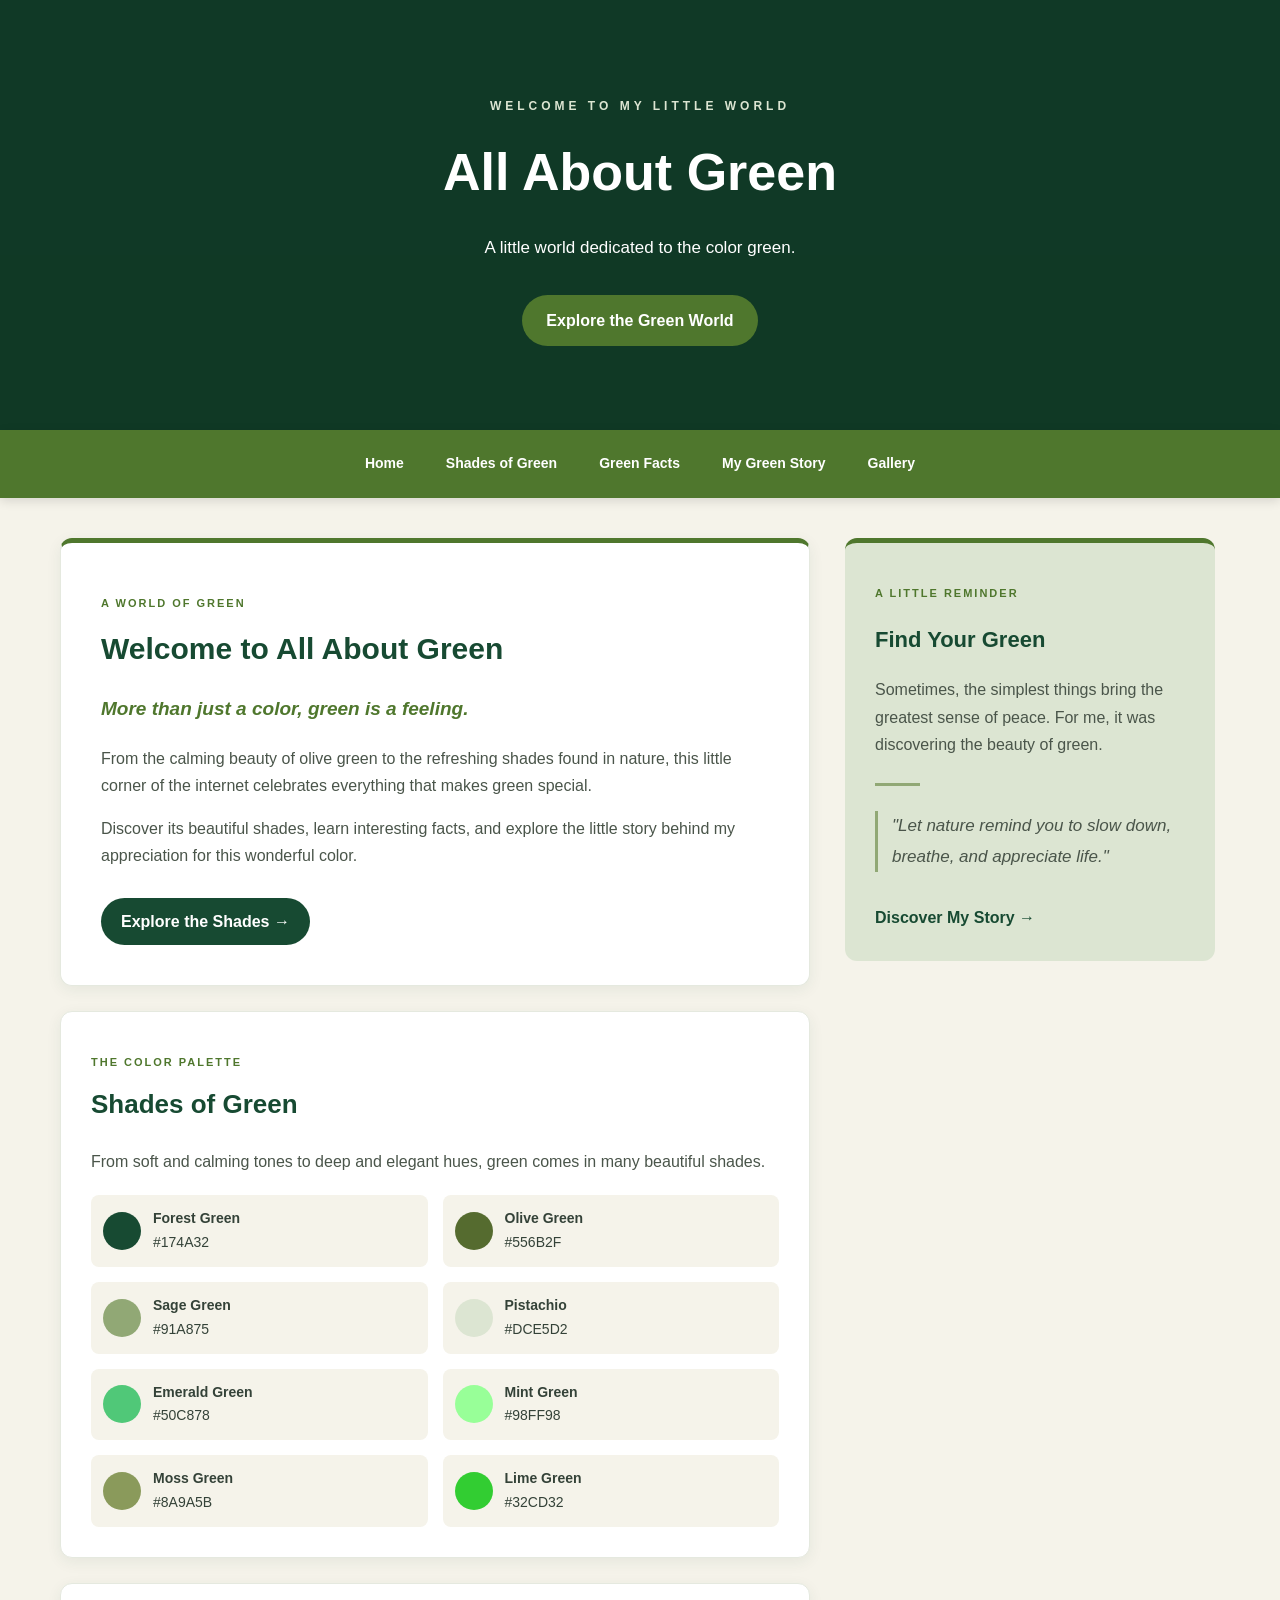
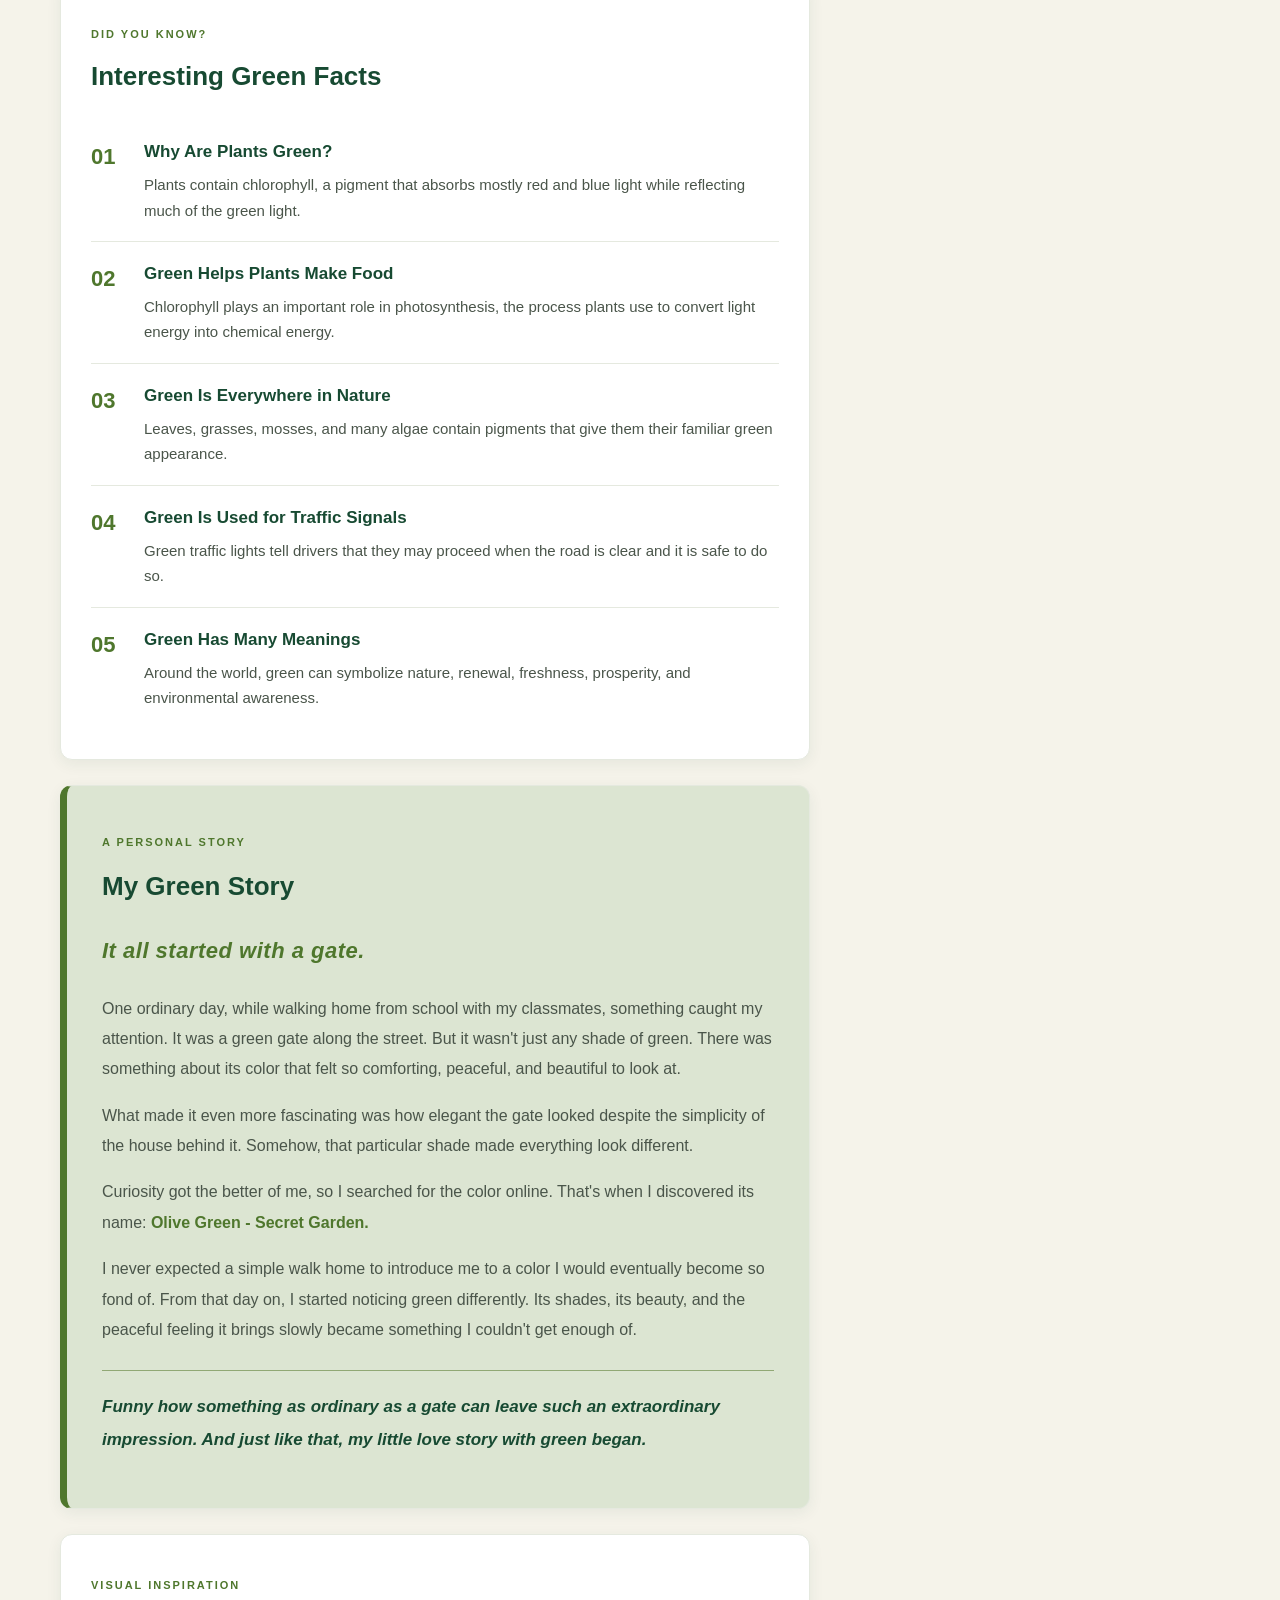
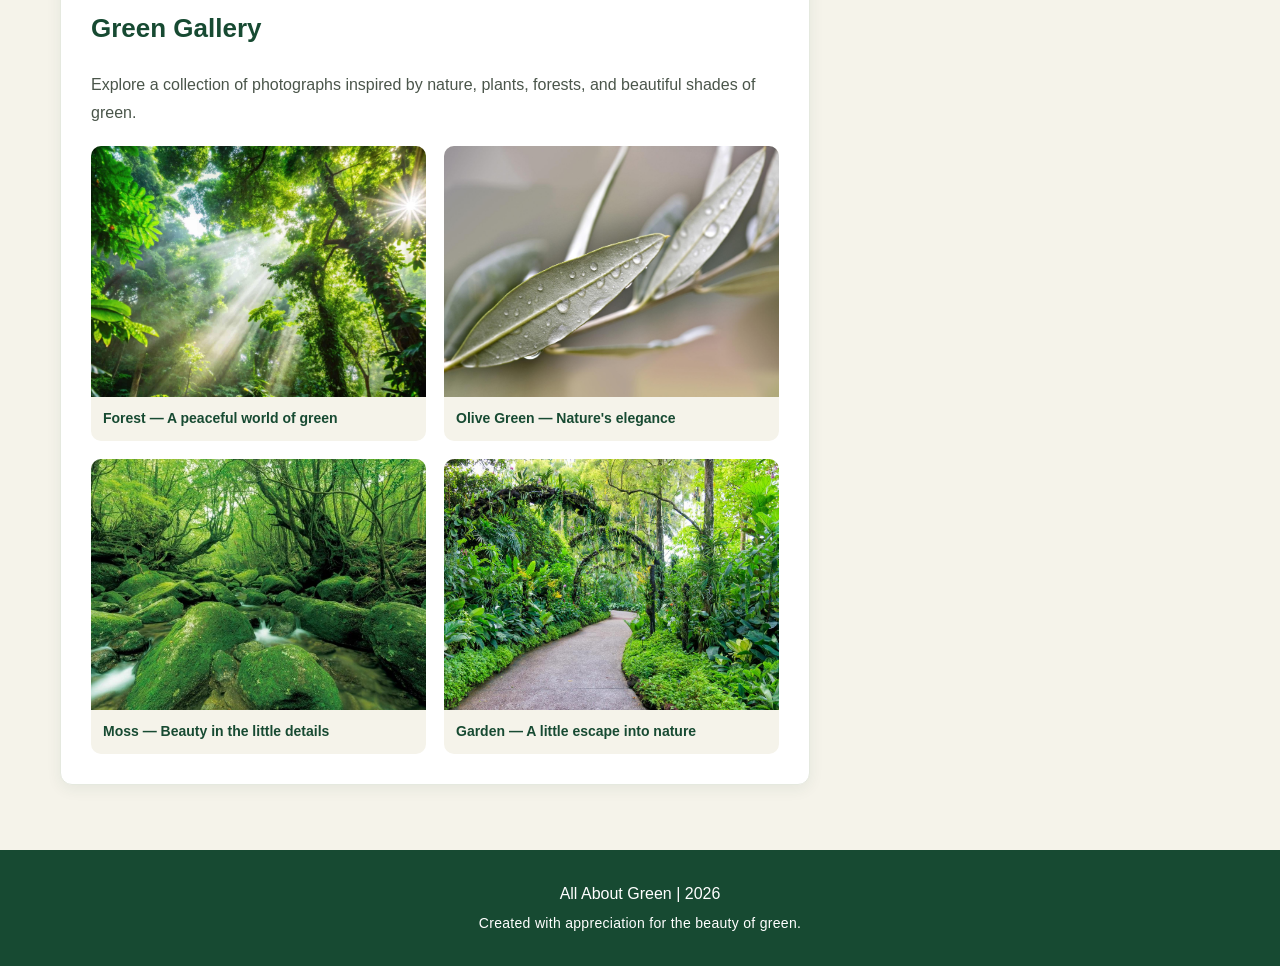
<file: Challenge #6/index.html>
<!DOCTYPE html>
<html lang="en">

<head>
    <!-- Character encoding -->
    <meta charset="UTF-8">

    <!-- Responsive viewport -->
    <meta name="viewport" content="width=device-width, initial-scale=1.0">

    <!-- Website description -->
    <meta name="description" content="All About Green explores the beauty of nature, different shades of green, interesting green facts, and personal stories about the environment.">

    <!-- Website keywords -->
    <meta name="keywords" content="green, nature, environment, plants, forest, shades of green">

    <!-- Website author -->
    <meta name="author" content="All About Green">

    <!-- Browser theme color -->
    <meta name="theme-color" content="#556B2F">

    <!-- Website title -->
    <title>All About Green</title>

    <!-- Favicon -->
    <link rel="icon" type="image/svg+xml" href="favicon.svg">

    <!-- External CSS -->
    <link rel="stylesheet" href="style.css">

    <!-- INTERNAL CSS -->
    <style>
        /* Styles the second paragraph in the footer */
        #footer p:last-child {
            font-size: 14px;
            letter-spacing: 0.3px;
        }
    </style>

</head>

<body>

    <!-- HEADER AND VIDEO HERO -->
    <header id="header">

        <video class="background-video" autoplay muted loop playsinline>
            <source src="nature.mp4" type="video/mp4">
        </video>

        <div class="hero-content">
            <p class="eyebrow">WELCOME TO MY LITTLE WORLD</p>
            <h1>All About Green</h1>
            <p>A little world dedicated to the color green.</p>
            <a href="#home" class="hero-button">Explore the Green World</a>
        </div>

    </header>

    <!-- NAVIGATION MENU -->
    <nav id="navigation">
        <ul>
            <li><a href="#home">Home</a></li>
            <li><a href="#shades">Shades of Green</a></li>
            <li><a href="#facts">Green Facts</a></li>
            <li><a href="#story">My Green Story</a></li>
            <li><a href="#gallery">Gallery</a></li>
        </ul>
    </nav>

    <!-- MAIN PAGE LAYOUT -->
    <main class="page-layout">

        <div class="main-content">

            <!-- HOME -->
            <section id="home" class="content-card home-intro">
                <p class="section-label">A WORLD OF GREEN</p>

                <h2>Welcome to All About Green</h2>

                <p class="home-highlight">
                    More than just a color, green is a feeling.
                </p>

                <p>
                    From the calming beauty of olive green to the refreshing
                    shades found in nature, this little corner of the internet
                    celebrates everything that makes green special.
                </p>

                <p>
                    Discover its beautiful shades, learn interesting facts,
                    and explore the little story behind my appreciation
                    for this wonderful color.
                </p>

                <a href="#shades" class="home-button">Explore the Shades →</a>
            </section>

            <!-- SHADES OF GREEN -->
            <section id="shades" class="content-card">
                <p class="section-label">THE COLOR PALETTE</p>
                <h2>Shades of Green</h2>

                <p>
                    From soft and calming tones to deep and elegant hues,
                    green comes in many beautiful shades.
                </p>

                <div class="color-list">

                    <div class="color-item">
                        <span class="color-swatch forest"></span>
                        <span><strong>Forest Green</strong><br>#174A32</span>
                    </div>

                    <div class="color-item">
                        <span class="color-swatch olive"></span>
                        <span><strong>Olive Green</strong><br>#556B2F</span>
                    </div>

                    <div class="color-item">
                        <span class="color-swatch sage"></span>
                        <span><strong>Sage Green</strong><br>#91A875</span>
                    </div>

                    <div class="color-item">
                        <span class="color-swatch pistachio"></span>
                        <span><strong>Pistachio</strong><br>#DCE5D2</span>
                    </div>

                    <div class="color-item">
                        <span class="color-swatch emerald"></span>
                        <span><strong>Emerald Green</strong><br>#50C878</span>
                    </div>

                    <div class="color-item">
                        <span class="color-swatch mint"></span>
                        <span><strong>Mint Green</strong><br>#98FF98</span>
                    </div>

                    <div class="color-item">
                        <span class="color-swatch moss"></span>
                        <span><strong>Moss Green</strong><br>#8A9A5B</span>
                    </div>

                    <div class="color-item">
                        <span class="color-swatch lime"></span>
                        <span><strong>Lime Green</strong><br>#32CD32</span>
                    </div>

                </div>
            </section>

            <!-- GREEN FACTS -->
            <section id="facts" class="content-card">
                <p class="section-label">DID YOU KNOW?</p>
                <h2>Interesting Green Facts</h2>

                <div class="fact-list">

                    <div class="fact-item">
                        <span class="fact-number">01</span>
                        <div>
                            <h3>Why Are Plants Green?</h3>
                            <p>
                                Plants contain chlorophyll, a pigment that
                                absorbs mostly red and blue light while
                                reflecting much of the green light.
                            </p>
                        </div>
                    </div>

                    <div class="fact-item">
                        <span class="fact-number">02</span>
                        <div>
                            <h3>Green Helps Plants Make Food</h3>
                            <p>
                                Chlorophyll plays an important role in
                                photosynthesis, the process plants use
                                to convert light energy into chemical energy.
                            </p>
                        </div>
                    </div>

                    <div class="fact-item">
                        <span class="fact-number">03</span>
                        <div>
                            <h3>Green Is Everywhere in Nature</h3>
                            <p>
                                Leaves, grasses, mosses, and many algae
                                contain pigments that give them their
                                familiar green appearance.
                            </p>
                        </div>
                    </div>

                    <div class="fact-item">
                        <span class="fact-number">04</span>
                        <div>
                            <h3>Green Is Used for Traffic Signals</h3>
                            <p>
                                Green traffic lights tell drivers that
                                they may proceed when the road is clear
                                and it is safe to do so.
                            </p>
                        </div>
                    </div>

                    <div class="fact-item">
                        <span class="fact-number">05</span>
                        <div>
                            <h3>Green Has Many Meanings</h3>
                            <p>
                                Around the world, green can symbolize
                                nature, renewal, freshness, prosperity,
                                and environmental awareness.
                            </p>
                        </div>
                    </div>

                </div>
            </section>

            <!-- MY GREEN STORY -->
            <section id="story" class="content-card">
                <p class="section-label">A PERSONAL STORY</p>
                <h2>My Green Story</h2>

                <!-- INLINE CSS -->
                <p class="story-intro" style="letter-spacing: 0.5px;">
                    It all started with a gate.
                </p>

                <p>
                    One ordinary day, while walking home from school
                    with my classmates, something caught my attention.
                    It was a green gate along the street. But it wasn't
                    just any shade of green. There was something about
                    its color that felt so comforting, peaceful, and
                    beautiful to look at.
                </p>

                <p>
                    What made it even more fascinating was how elegant
                    the gate looked despite the simplicity of the house
                    behind it. Somehow, that particular shade made
                    everything look different.
                </p>

                <p>
                    Curiosity got the better of me, so I searched for
                    the color online. That's when I discovered its name:
                    <strong>Olive Green - Secret Garden.</strong>
                </p>

                <p>
                    I never expected a simple walk home to introduce
                    me to a color I would eventually become so fond of.
                    From that day on, I started noticing green
                    differently. Its shades, its beauty, and the
                    peaceful feeling it brings slowly became something
                    I couldn't get enough of.
                </p>

                <p class="story-ending">
                    Funny how something as ordinary as a gate can
                    leave such an extraordinary impression.
                    And just like that, my little love story with
                    green began.
                </p>
            </section>

            <!-- GALLERY -->
            <section id="gallery" class="content-card">
                <p class="section-label">VISUAL INSPIRATION</p>
                <h2>Green Gallery</h2>

                <p>
                    Explore a collection of photographs inspired by
                    nature, plants, forests, and beautiful shades of green.
                </p>

                <div class="gallery-grid">

                    <figure class="gallery-item">
                        <img src="forest.jpg"
                             alt="Sunlight shining through a lush green forest">
                        <figcaption>Forest — A peaceful world of green</figcaption>
                    </figure>

                    <figure class="gallery-item">
                        <img src="olive-green.jpg"
                             alt="Close-up view of beautiful green leaves">
                        <figcaption>Olive Green — Nature's elegance</figcaption>
                    </figure>

                    <figure class="gallery-item">
                        <img src="moss.jpg"
                             alt="Moss growing over rocks in a natural setting">
                        <figcaption>Moss — Beauty in the little details</figcaption>
                    </figure>

                    <figure class="gallery-item">
                        <img src="garden.jpg"
                             alt="A peaceful garden filled with green plants">
                        <figcaption>Garden — A little escape into nature</figcaption>
                    </figure>

                </div>
            </section>

        </div>

        <!-- SIDEBAR -->
        <aside class="sidebar">
            <p class="section-label">A LITTLE REMINDER</p>

            <h2>Find Your Green</h2>

            <p>
                Sometimes, the simplest things bring the
                greatest sense of peace. For me, it was
                discovering the beauty of green.
            </p>

            <div class="sidebar-divider"></div>

            <p class="sidebar-quote">
                "Let nature remind you to slow down,
                breathe, and appreciate life."
            </p>

            <a href="#story" class="sidebar-link">Discover My Story →</a>
        </aside>

    </main>

    <!-- FOOTER -->
    <footer id="footer">
        <p>All About Green | 2026</p>
        <p>Created with appreciation for the beauty of green.</p>
    </footer>

</body>
</html>
</file>
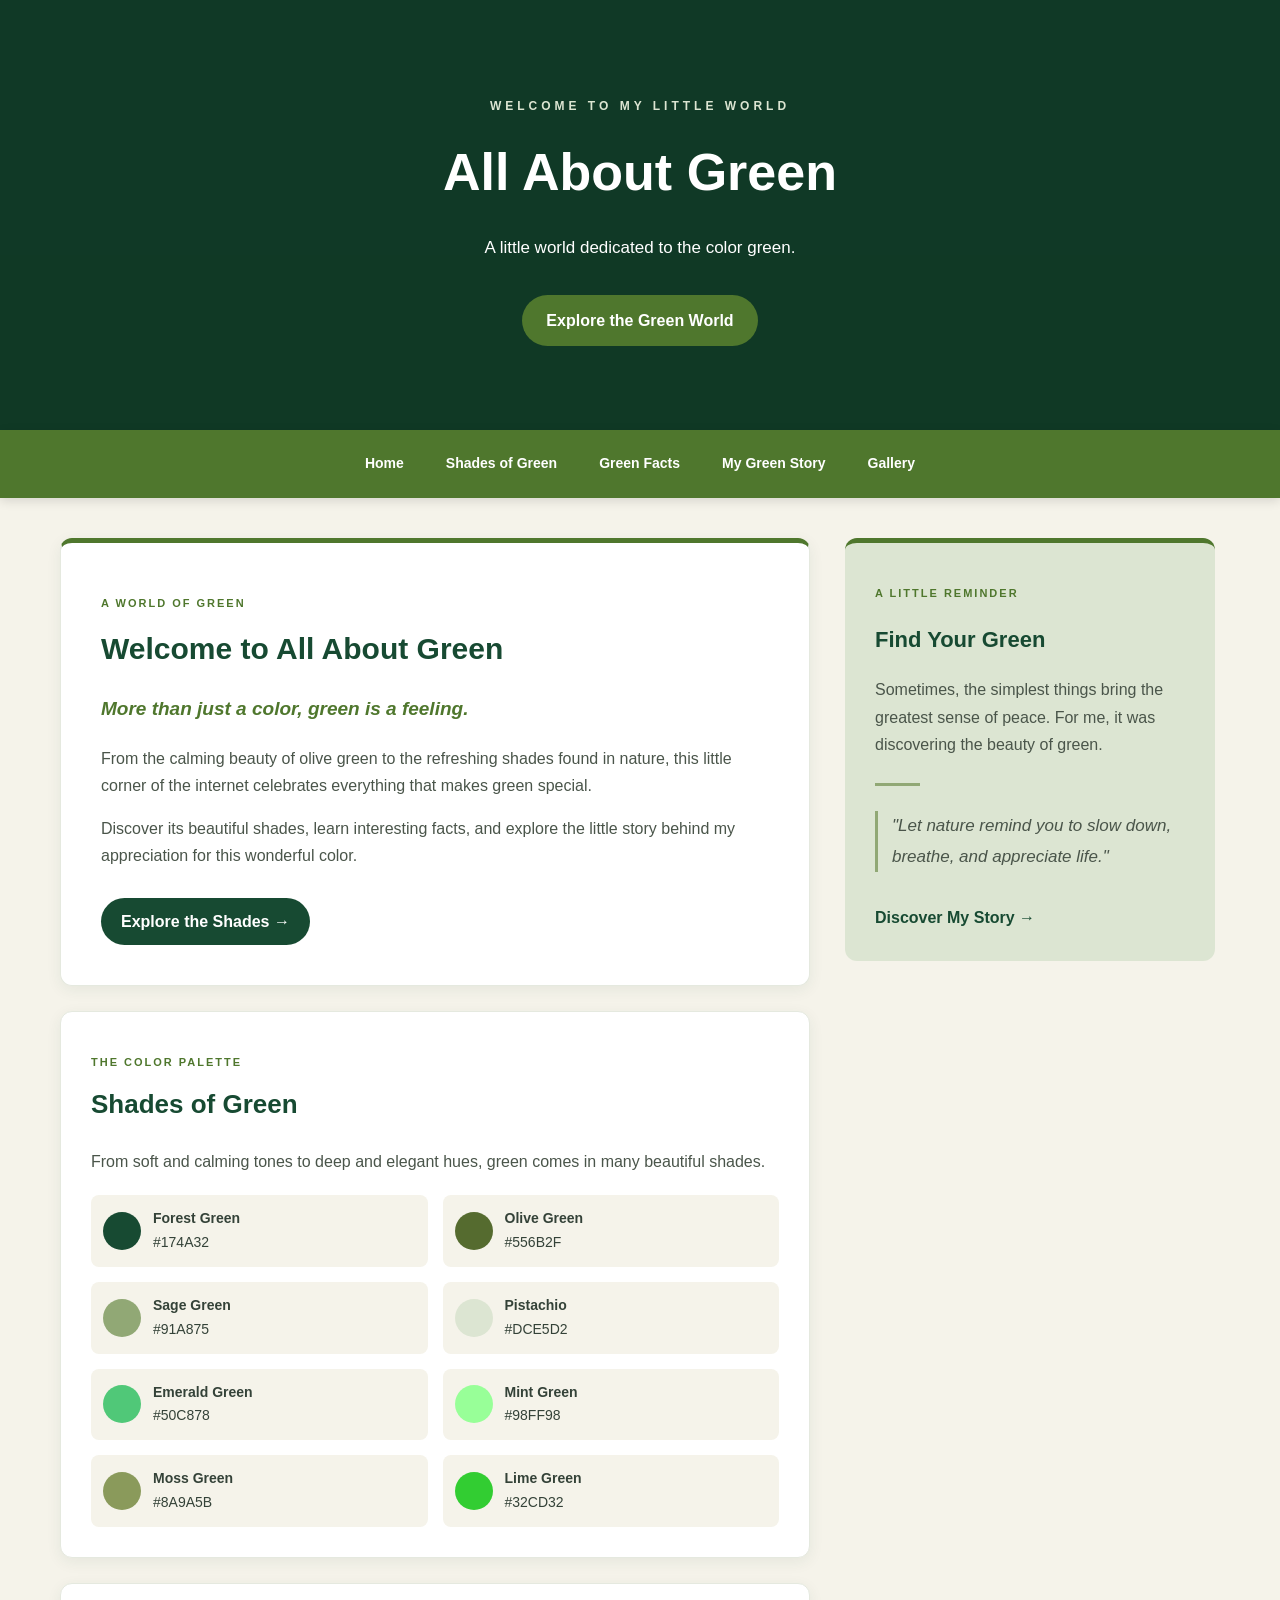
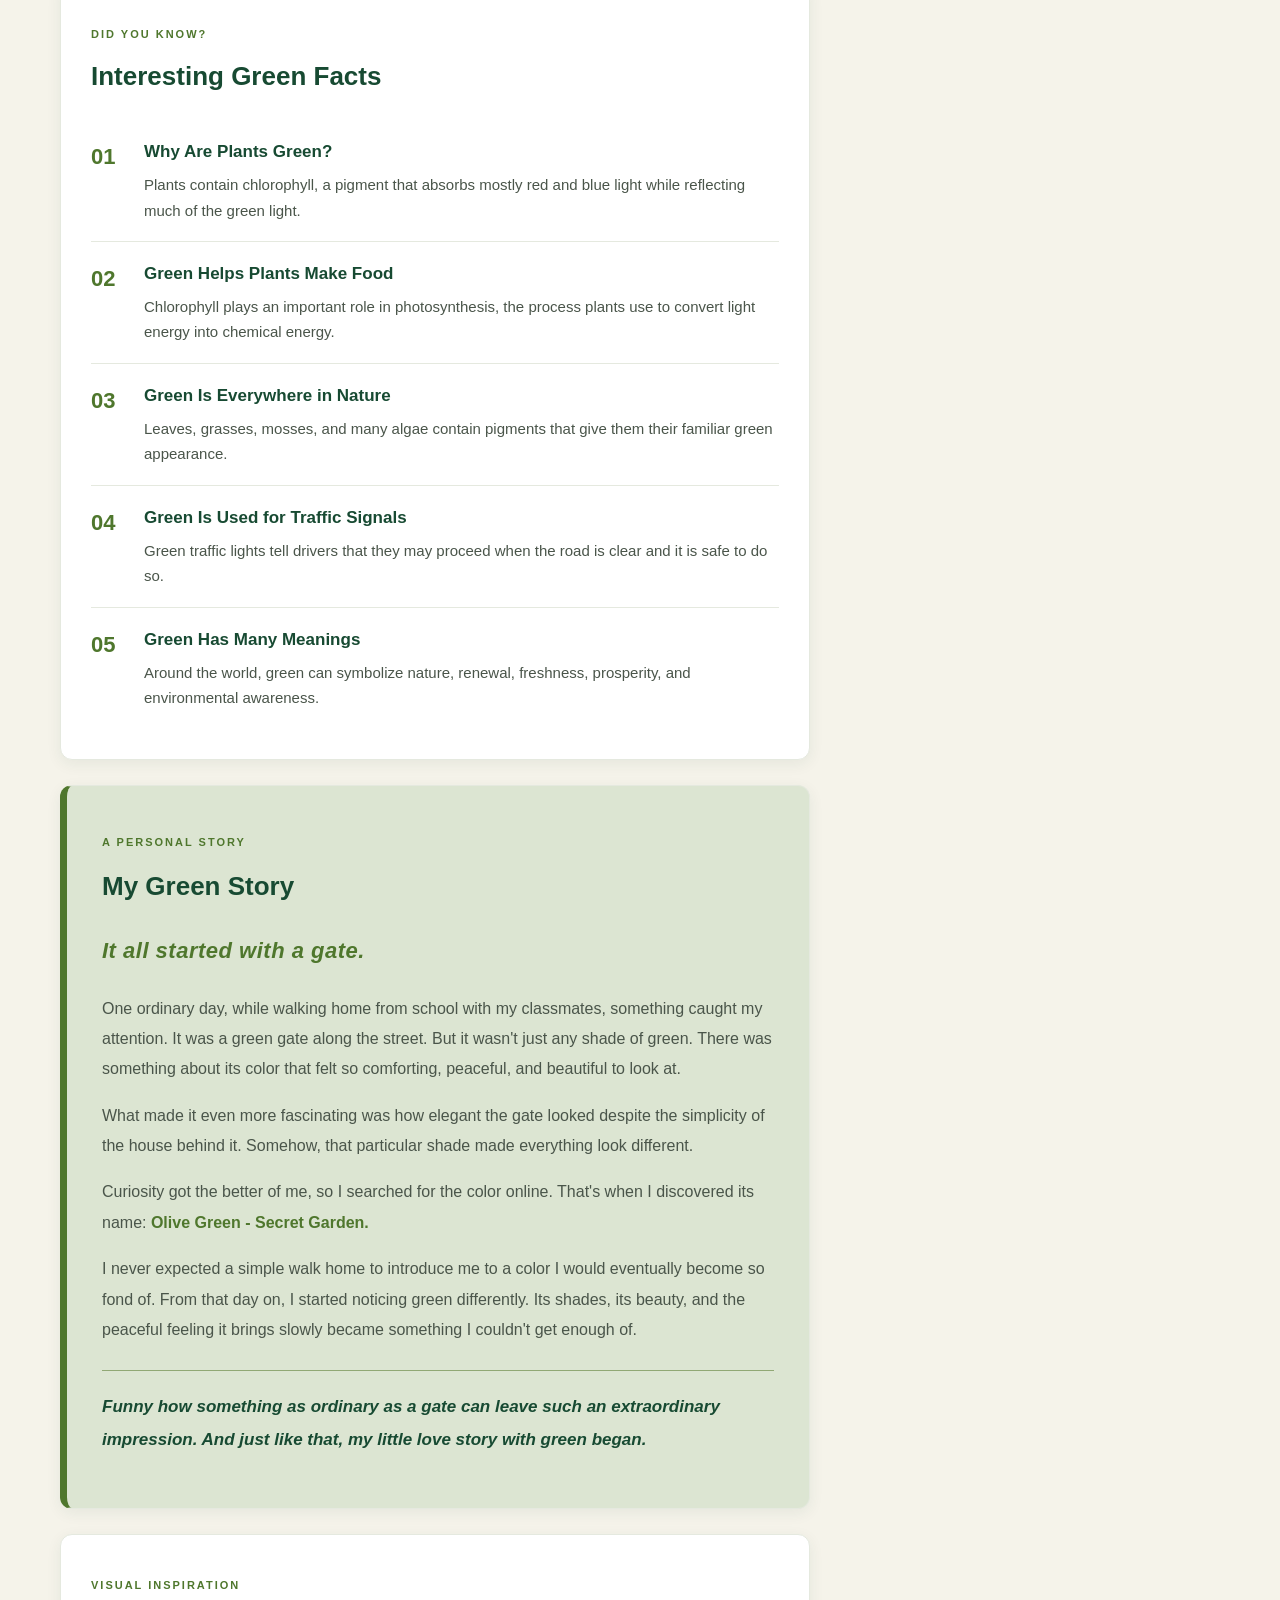
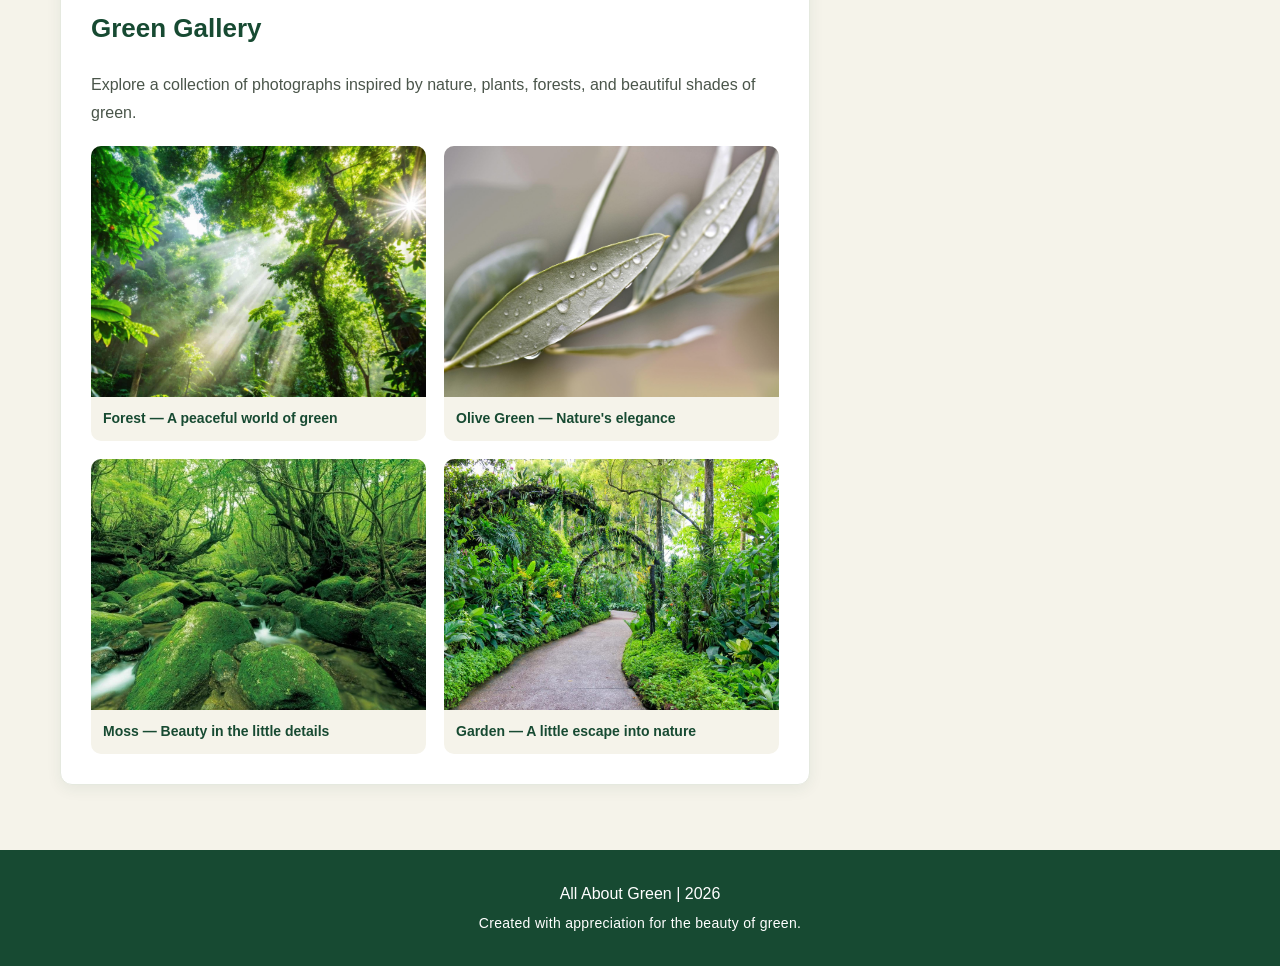
<file: Challenge #7/index.html>
<!DOCTYPE html>
<html lang="en">

<head>
    <!-- Character encoding -->
    <meta charset="UTF-8">

    <!-- Responsive viewport -->
    <meta name="viewport" content="width=device-width, initial-scale=1.0">

    <!-- Website description -->
    <meta name="description" content="All About Green explores the beauty of nature, different shades of green, interesting green facts, and personal stories about the environment.">

    <!-- Website keywords -->
    <meta name="keywords" content="green, nature, environment, plants, forest, shades of green">

    <!-- Website author -->
    <meta name="author" content="All About Green">

    <!-- Browser theme color -->
    <meta name="theme-color" content="#556B2F">

    <!-- Website title -->
    <title>All About Green</title>

    <!-- Favicon -->
    <link rel="icon" type="image/svg+xml" href="favicon.svg">

    <!-- External CSS -->
    <link rel="stylesheet" href="style.css">

    <!-- INTERNAL CSS -->
    <style>
        /* Styles the second paragraph in the footer */
        #footer p:last-child {
            font-size: 14px;
            letter-spacing: 0.3px;
        }
    </style>

</head>

<body>

    <!-- HEADER AND VIDEO HERO -->
    <header id="header">

        <video class="background-video" autoplay muted loop playsinline>
            <source src="nature.mp4" type="video/mp4">
        </video>

        <div class="hero-content">
            <p class="eyebrow">WELCOME TO MY LITTLE WORLD</p>

            <h1>All About Green</h1>

            <p>A little world dedicated to the color green.</p>

            <a href="#home" class="hero-button">
                Explore the Green World
            </a>
        </div>

    </header>


    <!-- NAVIGATION MENU -->
    <nav id="navigation">

        <ul>
            <li><a href="#home">Home</a></li>
            <li><a href="#shades">Shades of Green</a></li>
            <li><a href="#facts">Green Facts</a></li>
            <li><a href="#story">My Green Story</a></li>
            <li><a href="#gallery">Gallery</a></li>
        </ul>

    </nav>


    <!-- MAIN PAGE LAYOUT -->
    <main class="page-layout">

        <div class="main-content">

            <!-- HOME -->
            <section id="home" class="content-card home-intro">

                <p class="section-label">A WORLD OF GREEN</p>

                <h2>Welcome to All About Green</h2>

                <p class="home-highlight">
                    More than just a color, green is a feeling.
                </p>

                <p>
                    From the calming beauty of olive green to the refreshing
                    shades found in nature, this little corner of the internet
                    celebrates everything that makes green special.
                </p>

                <p>
                    Discover its beautiful shades, learn interesting facts,
                    and explore the little story behind my appreciation
                    for this wonderful color.
                </p>

                <a href="#shades" class="home-button">
                    Explore the Shades →
                </a>

            </section>


            <!-- SHADES OF GREEN -->
            <section id="shades" class="content-card">

                <p class="section-label">THE COLOR PALETTE</p>

                <h2>Shades of Green</h2>

                <p>
                    From soft and calming tones to deep and elegant hues,
                    green comes in many beautiful shades.
                </p>

                <div class="color-list">

                    <div class="color-item">
                        <span class="color-swatch forest"></span>
                        <span><strong>Forest Green</strong><br>#174A32</span>
                    </div>

                    <div class="color-item">
                        <span class="color-swatch olive"></span>
                        <span><strong>Olive Green</strong><br>#556B2F</span>
                    </div>

                    <div class="color-item">
                        <span class="color-swatch sage"></span>
                        <span><strong>Sage Green</strong><br>#91A875</span>
                    </div>

                    <div class="color-item">
                        <span class="color-swatch pistachio"></span>
                        <span><strong>Pistachio</strong><br>#DCE5D2</span>
                    </div>

                    <div class="color-item">
                        <span class="color-swatch emerald"></span>
                        <span><strong>Emerald Green</strong><br>#50C878</span>
                    </div>

                    <div class="color-item">
                        <span class="color-swatch mint"></span>
                        <span><strong>Mint Green</strong><br>#98FF98</span>
                    </div>

                    <div class="color-item">
                        <span class="color-swatch moss"></span>
                        <span><strong>Moss Green</strong><br>#8A9A5B</span>
                    </div>

                    <div class="color-item">
                        <span class="color-swatch lime"></span>
                        <span><strong>Lime Green</strong><br>#32CD32</span>
                    </div>

                </div>

            </section>


            <!-- GREEN FACTS -->
            <section id="facts" class="content-card">

                <p class="section-label">DID YOU KNOW?</p>

                <h2>Interesting Green Facts</h2>

                <div class="fact-list">

                    <div class="fact-item">
                        <span class="fact-number">01</span>
                        <div>
                            <h3>Why Are Plants Green?</h3>
                            <p>
                                Plants contain chlorophyll, a pigment that
                                absorbs mostly red and blue light while
                                reflecting much of the green light.
                            </p>
                        </div>
                    </div>

                    <div class="fact-item">
                        <span class="fact-number">02</span>
                        <div>
                            <h3>Green Helps Plants Make Food</h3>
                            <p>
                                Chlorophyll plays an important role in
                                photosynthesis, the process plants use
                                to convert light energy into chemical energy.
                            </p>
                        </div>
                    </div>

                    <div class="fact-item">
                        <span class="fact-number">03</span>
                        <div>
                            <h3>Green Is Everywhere in Nature</h3>
                            <p>
                                Leaves, grasses, mosses, and many algae
                                contain pigments that give them their
                                familiar green appearance.
                            </p>
                        </div>
                    </div>

                    <div class="fact-item">
                        <span class="fact-number">04</span>
                        <div>
                            <h3>Green Is Used for Traffic Signals</h3>
                            <p>
                                Green traffic lights tell drivers that
                                they may proceed when the road is clear
                                and it is safe to do so.
                            </p>
                        </div>
                    </div>

                    <div class="fact-item">
                        <span class="fact-number">05</span>
                        <div>
                            <h3>Green Has Many Meanings</h3>
                            <p>
                                Around the world, green can symbolize
                                nature, renewal, freshness, prosperity,
                                and environmental awareness.
                            </p>
                        </div>
                    </div>

                </div>

            </section>


            <!-- MY GREEN STORY -->
            <section id="story" class="content-card">

                <p class="section-label">A PERSONAL STORY</p>

                <h2>My Green Story</h2>

                <!-- INLINE CSS -->
                <p class="story-intro" style="letter-spacing: 0.5px;">
                    It all started with a gate.
                </p>

                <p>
                    One ordinary day, while walking home from school
                    with my classmates, something caught my attention.
                    It was a green gate along the street. But it wasn't
                    just any shade of green. There was something about
                    its color that felt so comforting, peaceful, and
                    beautiful to look at.
                </p>

                <p>
                    What made it even more fascinating was how elegant
                    the gate looked despite the simplicity of the house
                    behind it. Somehow, that particular shade made
                    everything look different.
                </p>

                <p>
                    Curiosity got the better of me, so I searched for
                    the color online. That's when I discovered its name:
                    <strong>Olive Green - Secret Garden.</strong>
                </p>

                <p>
                    I never expected a simple walk home to introduce
                    me to a color I would eventually become so fond of.
                    From that day on, I started noticing green
                    differently. Its shades, its beauty, and the
                    peaceful feeling it brings slowly became something
                    I couldn't get enough of.
                </p>

                <p class="story-ending">
                    Funny how something as ordinary as a gate can
                    leave such an extraordinary impression.
                    And just like that, my little love story with
                    green began.
                </p>

            </section>


            <!-- GALLERY -->
            <section id="gallery" class="content-card">

                <p class="section-label">VISUAL INSPIRATION</p>

                <h2>Green Gallery</h2>

                <p>
                    Explore a collection of photographs inspired by
                    nature, plants, forests, and beautiful shades of green.
                </p>

                <div class="gallery-grid">

                    <figure class="gallery-item">
                        <img src="forest.jpg"
                             alt="Sunlight shining through a lush green forest">
                        <figcaption>Forest — A peaceful world of green</figcaption>
                    </figure>

                    <figure class="gallery-item">
                        <img src="olive-green.jpg"
                             alt="Close-up view of beautiful green leaves">
                        <figcaption>Olive Green — Nature's elegance</figcaption>
                    </figure>

                    <figure class="gallery-item">
                        <img src="moss.jpg"
                             alt="Moss growing over rocks in a natural setting">
                        <figcaption>Moss — Beauty in the little details</figcaption>
                    </figure>

                    <figure class="gallery-item">
                        <img src="garden.jpg"
                             alt="A peaceful garden filled with green plants">
                        <figcaption>Garden — A little escape into nature</figcaption>
                    </figure>

                </div>

            </section>

        </div>


        <!-- SIDEBAR -->
        <aside class="sidebar">

            <p class="section-label">A LITTLE REMINDER</p>

            <h2>Find Your Green</h2>

            <p>
                Sometimes, the simplest things bring the
                greatest sense of peace. For me, it was
                discovering the beauty of green.
            </p>

            <div class="sidebar-divider"></div>

            <p class="sidebar-quote">
                "Let nature remind you to slow down,
                breathe, and appreciate life."
            </p>

            <a href="#story" class="sidebar-link">
                Discover My Story →
            </a>

        </aside>

    </main>


    <!-- FOOTER -->
    <footer id="footer">

        <p>All About Green | 2026</p>

        <p>Created with appreciation for the beauty of green.</p>

    </footer>

</body>
</html>
</file>
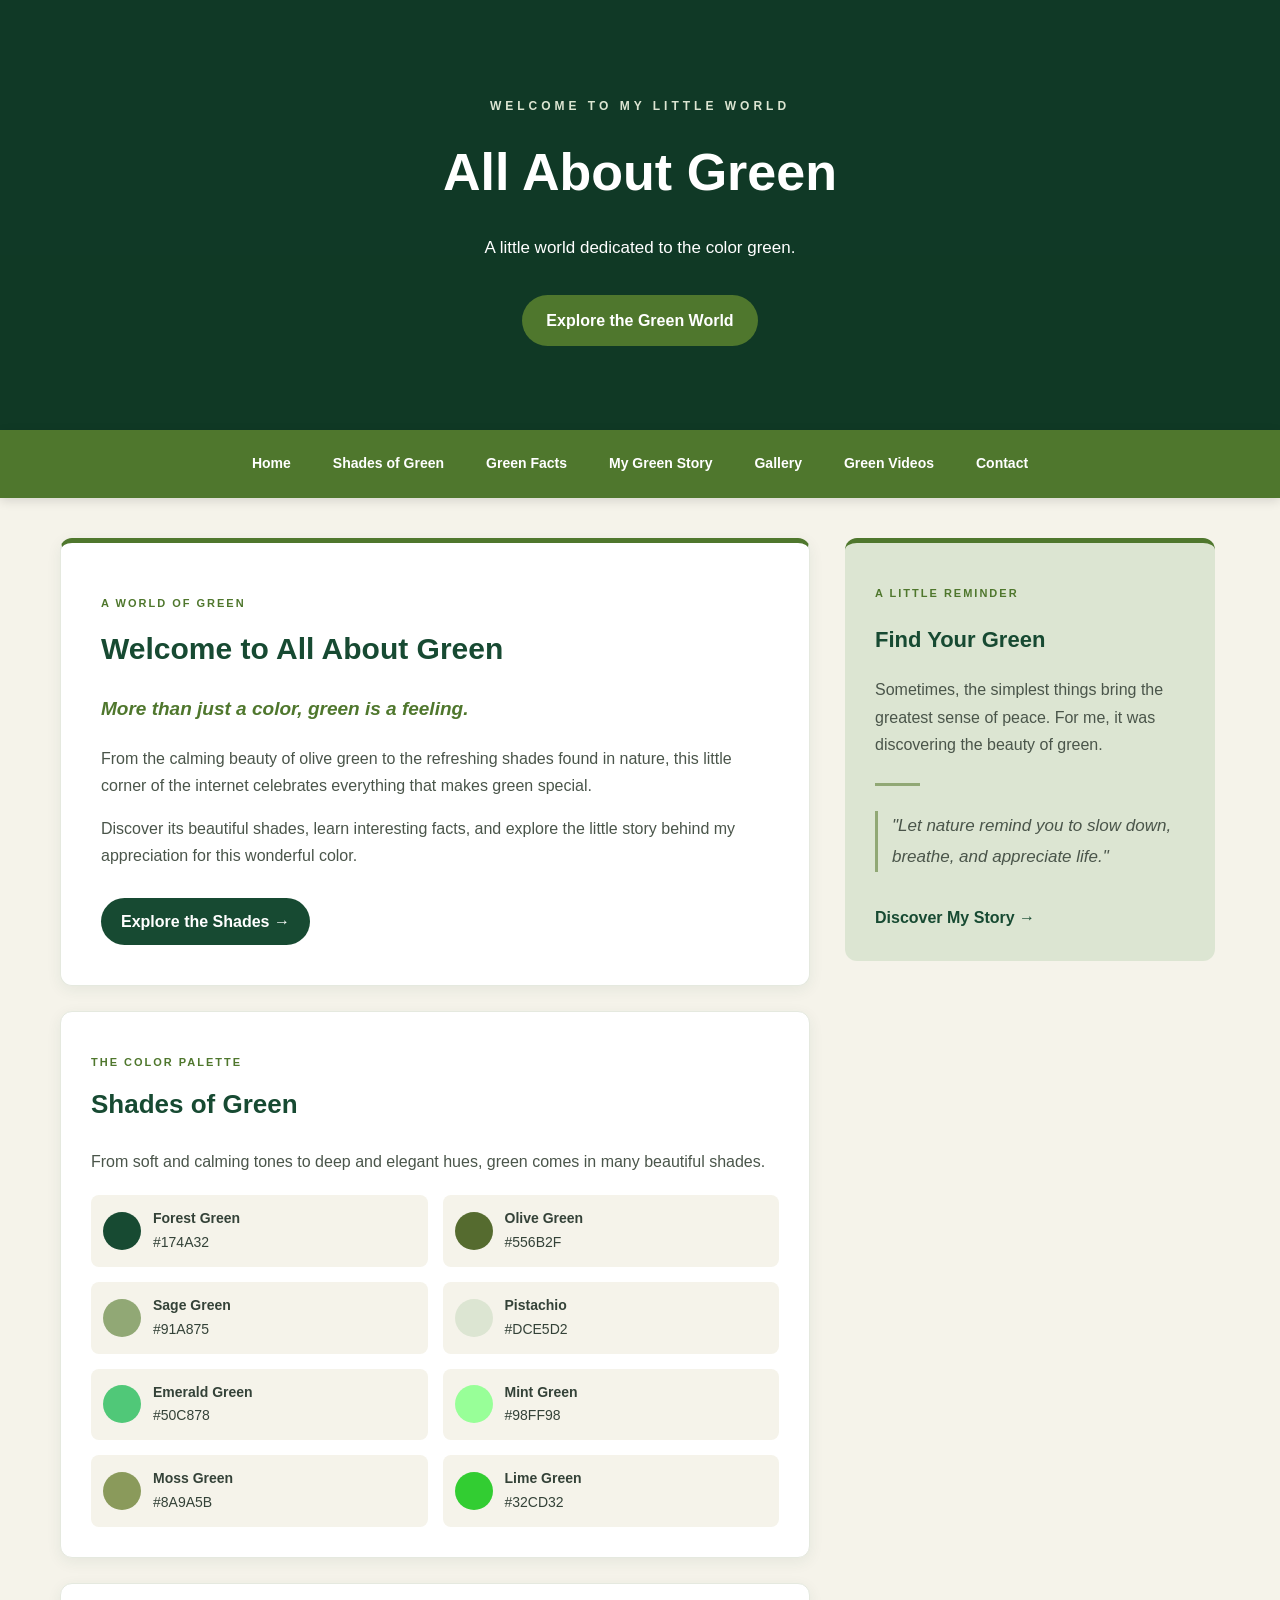
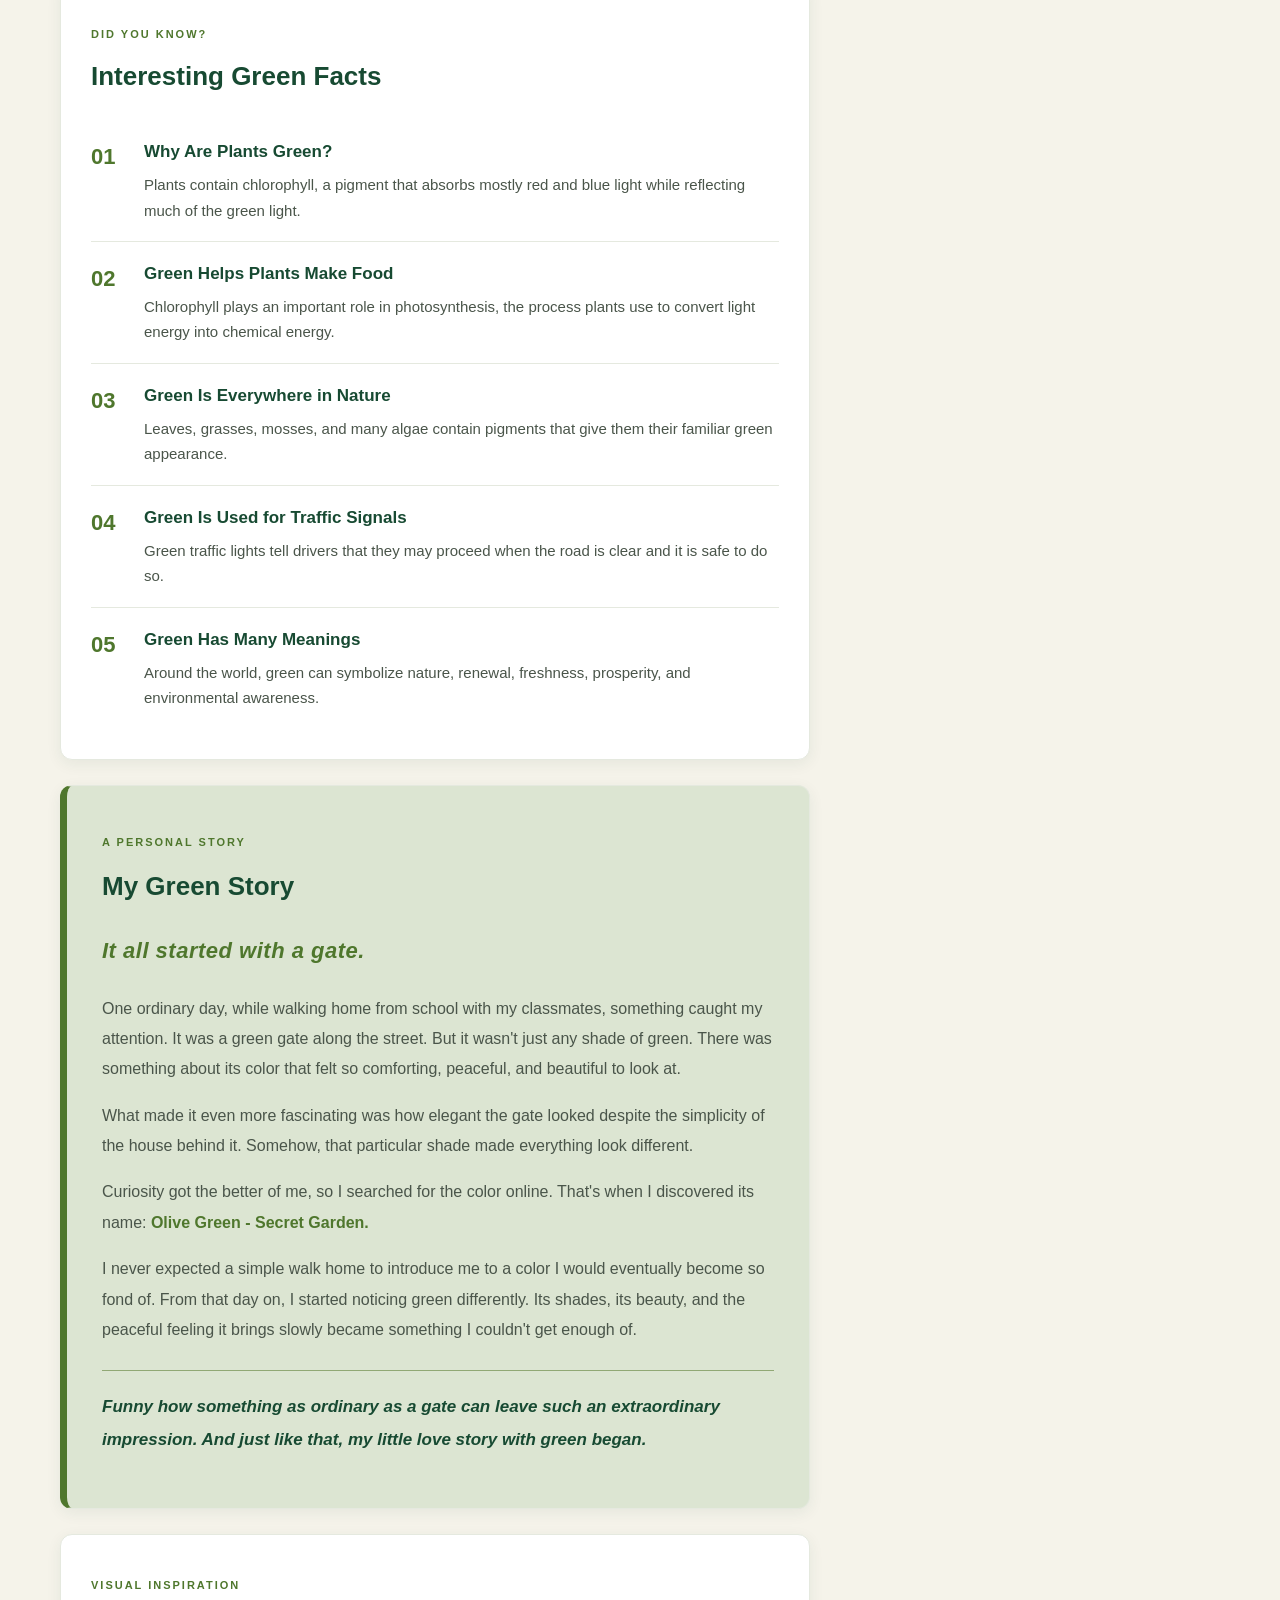
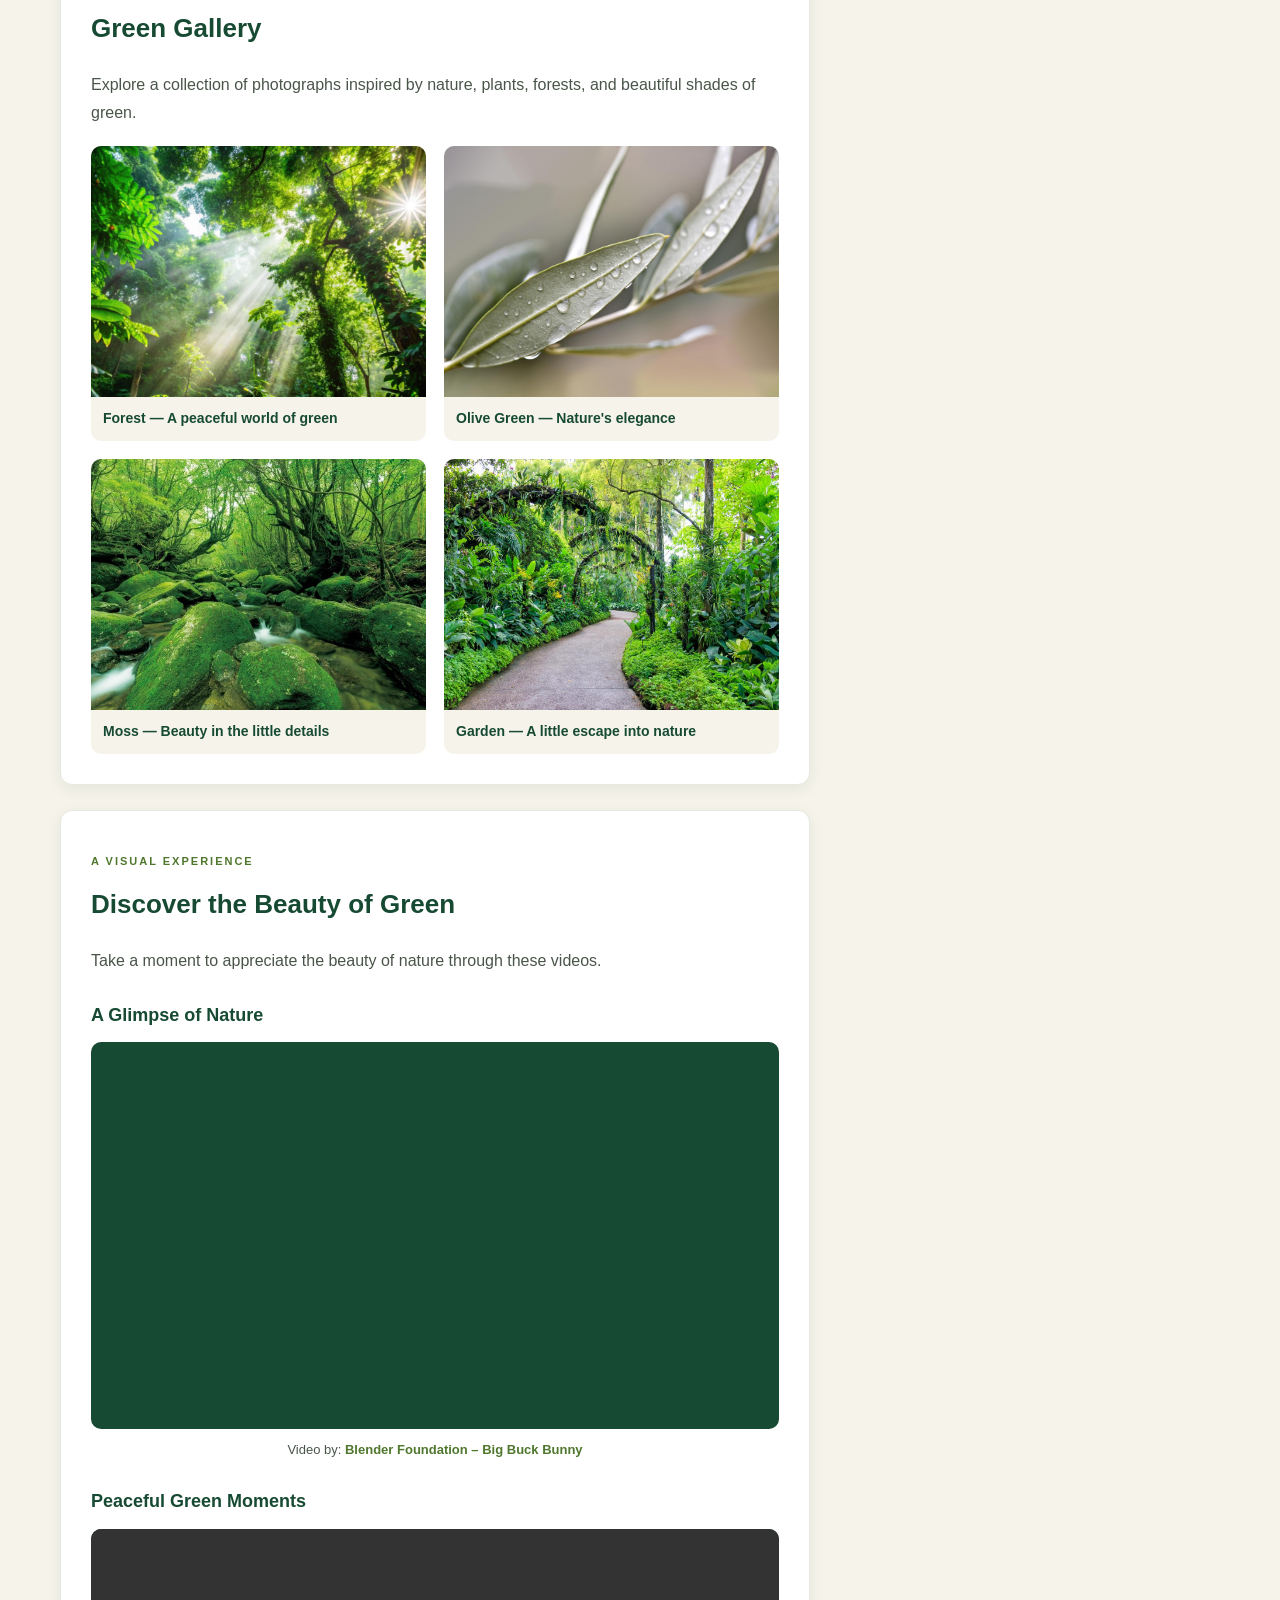
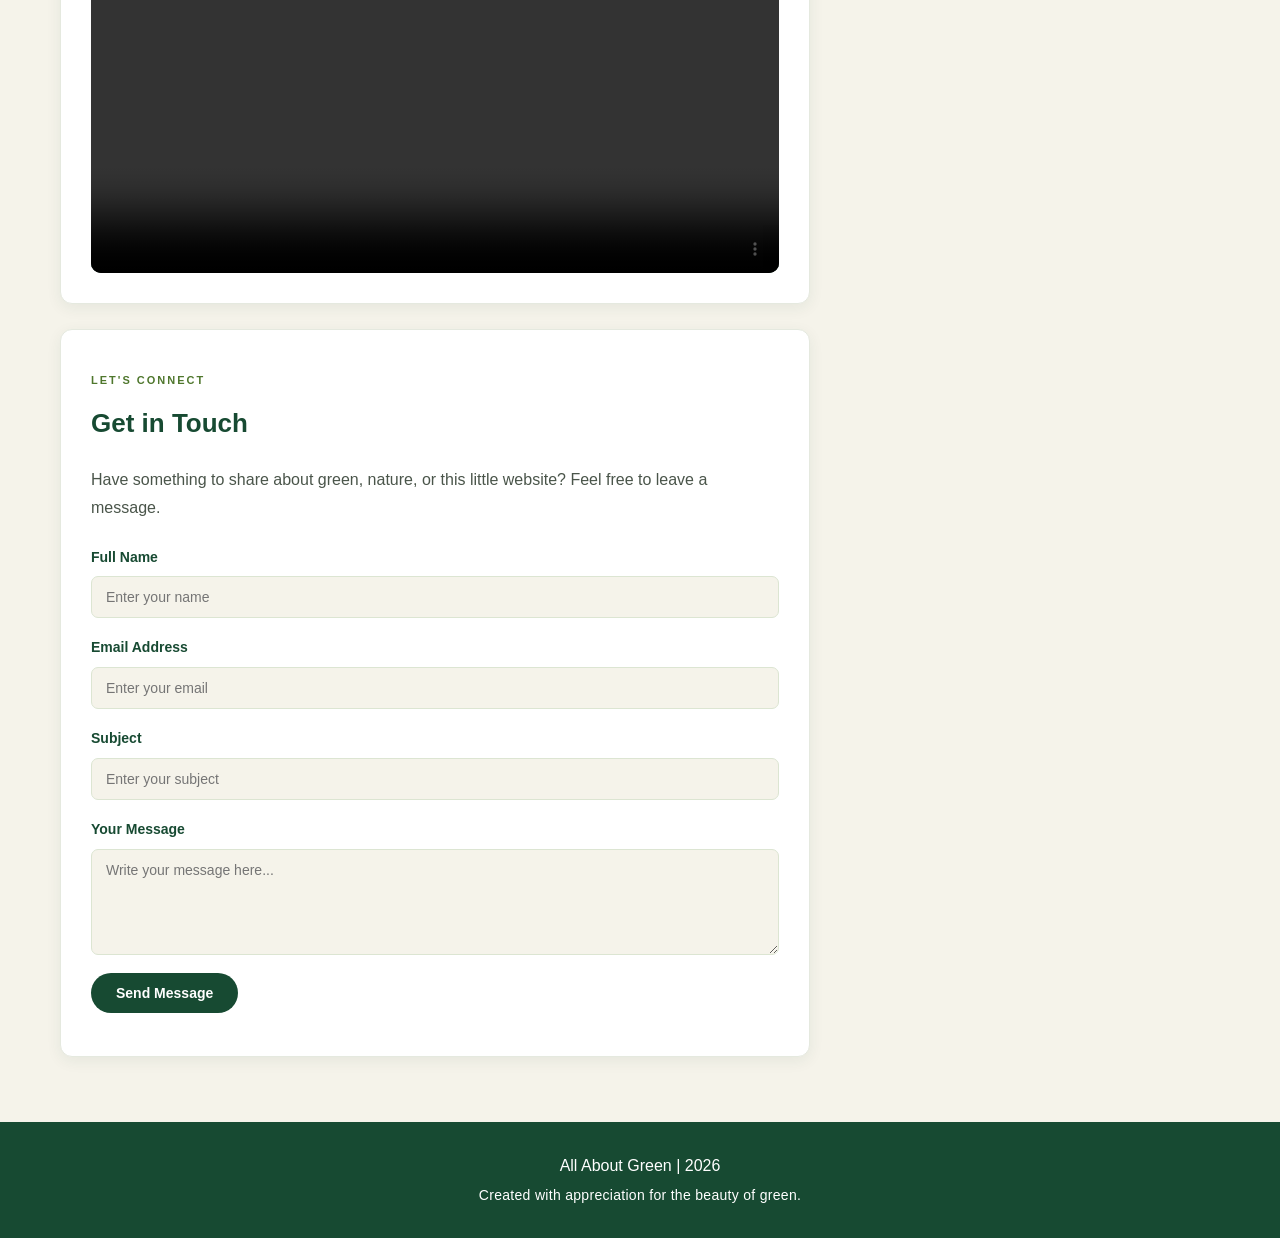
<file: Challenge #9/index.html>
<!DOCTYPE html>
<html lang="en">

<head>
    <!-- Character encoding -->
    <meta charset="UTF-8">

    <!-- Responsive viewport -->
    <meta name="viewport" content="width=device-width, initial-scale=1.0">

    <!-- Website description -->
    <meta name="description" content="All About Green explores the beauty of nature, different shades of green, interesting green facts, and personal stories about the environment.">

    <!-- Website keywords -->
    <meta name="keywords" content="green, nature, environment, plants, forest, shades of green">

    <!-- Website author -->
    <meta name="author" content="All About Green">

    <!-- Browser theme color -->
    <meta name="theme-color" content="#556B2F">

    <!-- Website title -->
    <title>All About Green</title>

    <!-- Favicon -->
    <link rel="icon" type="image/svg+xml" href="favicon.svg">

    <!-- External CSS -->
    <link rel="stylesheet" href="style.css">

    <!-- INTERNAL CSS -->
    <style>
        /* Styles the second paragraph in the footer */
        #footer p:last-child {
            font-size: 14px;
            letter-spacing: 0.3px;
        }
    </style>

</head>

<body>

    <!-- HEADER AND VIDEO HERO -->
    <header id="header">

        <video class="background-video" autoplay muted loop playsinline>
            <source src="nature.mp4" type="video/mp4">
        </video>

        <div class="hero-content">
            <p class="eyebrow">WELCOME TO MY LITTLE WORLD</p>

            <h1>All About Green</h1>

            <p>A little world dedicated to the color green.</p>

            <a href="#home" class="hero-button">
                Explore the Green World
            </a>
        </div>

    </header>


    <!-- NAVIGATION MENU -->
    <nav id="navigation">

        <ul>
            <li><a href="#home">Home</a></li>
            <li><a href="#shades">Shades of Green</a></li>
            <li><a href="#facts">Green Facts</a></li>
            <li><a href="#story">My Green Story</a></li>
            <li><a href="#gallery">Gallery</a></li>
            <li><a href="#videos">Green Videos</a></li>
            <li><a href="#contact">Contact</a></li>
        </ul>

    </nav>


    <!-- MAIN PAGE LAYOUT -->
    <main class="page-layout">

        <div class="main-content">

            <!-- HOME -->
            <section id="home" class="content-card home-intro">

                <p class="section-label">A WORLD OF GREEN</p>

                <h2>Welcome to All About Green</h2>

                <p class="home-highlight">
                    More than just a color, green is a feeling.
                </p>

                <p>
                    From the calming beauty of olive green to the refreshing
                    shades found in nature, this little corner of the internet
                    celebrates everything that makes green special.
                </p>

                <p>
                    Discover its beautiful shades, learn interesting facts,
                    and explore the little story behind my appreciation
                    for this wonderful color.
                </p>

                <a href="#shades" class="home-button">
                    Explore the Shades →
                </a>

            </section>


            <!-- SHADES OF GREEN -->
            <section id="shades" class="content-card">

                <p class="section-label">THE COLOR PALETTE</p>

                <h2>Shades of Green</h2>

                <p>
                    From soft and calming tones to deep and elegant hues,
                    green comes in many beautiful shades.
                </p>

                <div class="color-list">

                    <div class="color-item">
                        <span class="color-swatch forest"></span>
                        <span><strong>Forest Green</strong><br>#174A32</span>
                    </div>

                    <div class="color-item">
                        <span class="color-swatch olive"></span>
                        <span><strong>Olive Green</strong><br>#556B2F</span>
                    </div>

                    <div class="color-item">
                        <span class="color-swatch sage"></span>
                        <span><strong>Sage Green</strong><br>#91A875</span>
                    </div>

                    <div class="color-item">
                        <span class="color-swatch pistachio"></span>
                        <span><strong>Pistachio</strong><br>#DCE5D2</span>
                    </div>

                    <div class="color-item">
                        <span class="color-swatch emerald"></span>
                        <span><strong>Emerald Green</strong><br>#50C878</span>
                    </div>

                    <div class="color-item">
                        <span class="color-swatch mint"></span>
                        <span><strong>Mint Green</strong><br>#98FF98</span>
                    </div>

                    <div class="color-item">
                        <span class="color-swatch moss"></span>
                        <span><strong>Moss Green</strong><br>#8A9A5B</span>
                    </div>

                    <div class="color-item">
                        <span class="color-swatch lime"></span>
                        <span><strong>Lime Green</strong><br>#32CD32</span>
                    </div>

                </div>

            </section>


            <!-- GREEN FACTS -->
            <section id="facts" class="content-card">

                <p class="section-label">DID YOU KNOW?</p>

                <h2>Interesting Green Facts</h2>

                <div class="fact-list">

                    <div class="fact-item">
                        <span class="fact-number">01</span>
                        <div>
                            <h3>Why Are Plants Green?</h3>
                            <p>
                                Plants contain chlorophyll, a pigment that
                                absorbs mostly red and blue light while
                                reflecting much of the green light.
                            </p>
                        </div>
                    </div>

                    <div class="fact-item">
                        <span class="fact-number">02</span>
                        <div>
                            <h3>Green Helps Plants Make Food</h3>
                            <p>
                                Chlorophyll plays an important role in
                                photosynthesis, the process plants use
                                to convert light energy into chemical energy.
                            </p>
                        </div>
                    </div>

                    <div class="fact-item">
                        <span class="fact-number">03</span>
                        <div>
                            <h3>Green Is Everywhere in Nature</h3>
                            <p>
                                Leaves, grasses, mosses, and many algae
                                contain pigments that give them their
                                familiar green appearance.
                            </p>
                        </div>
                    </div>

                    <div class="fact-item">
                        <span class="fact-number">04</span>
                        <div>
                            <h3>Green Is Used for Traffic Signals</h3>
                            <p>
                                Green traffic lights tell drivers that
                                they may proceed when the road is clear
                                and it is safe to do so.
                            </p>
                        </div>
                    </div>

                    <div class="fact-item">
                        <span class="fact-number">05</span>
                        <div>
                            <h3>Green Has Many Meanings</h3>
                            <p>
                                Around the world, green can symbolize
                                nature, renewal, freshness, prosperity,
                                and environmental awareness.
                            </p>
                        </div>
                    </div>

                </div>

            </section>


            <!-- MY GREEN STORY -->
            <section id="story" class="content-card">

                <p class="section-label">A PERSONAL STORY</p>

                <h2>My Green Story</h2>

                <!-- INLINE CSS -->
                <p class="story-intro" style="letter-spacing: 0.5px;">
                    It all started with a gate.
                </p>

                <p>
                    One ordinary day, while walking home from school
                    with my classmates, something caught my attention.
                    It was a green gate along the street. But it wasn't
                    just any shade of green. There was something about
                    its color that felt so comforting, peaceful, and
                    beautiful to look at.
                </p>

                <p>
                    What made it even more fascinating was how elegant
                    the gate looked despite the simplicity of the house
                    behind it. Somehow, that particular shade made
                    everything look different.
                </p>

                <p>
                    Curiosity got the better of me, so I searched for
                    the color online. That's when I discovered its name:
                    <strong>Olive Green - Secret Garden.</strong>
                </p>

                <p>
                    I never expected a simple walk home to introduce
                    me to a color I would eventually become so fond of.
                    From that day on, I started noticing green
                    differently. Its shades, its beauty, and the
                    peaceful feeling it brings slowly became something
                    I couldn't get enough of.
                </p>

                <p class="story-ending">
                    Funny how something as ordinary as a gate can
                    leave such an extraordinary impression.
                    And just like that, my little love story with
                    green began.
                </p>

            </section>


            <!-- GALLERY -->
            <section id="gallery" class="content-card">

                <p class="section-label">VISUAL INSPIRATION</p>

                <h2>Green Gallery</h2>

                <p>
                    Explore a collection of photographs inspired by
                    nature, plants, forests, and beautiful shades of green.
                </p>

                <div class="gallery-grid">

                    <figure class="gallery-item">
                        <img src="forest.jpg"
                             alt="Sunlight shining through a lush green forest">
                        <figcaption>Forest — A peaceful world of green</figcaption>
                    </figure>

                    <figure class="gallery-item">
                        <img src="olive-green.jpg"
                             alt="Close-up view of beautiful green leaves">
                        <figcaption>Olive Green — Nature's elegance</figcaption>
                    </figure>

                    <figure class="gallery-item">
                        <img src="moss.jpg"
                             alt="Moss growing over rocks in a natural setting">
                        <figcaption>Moss — Beauty in the little details</figcaption>
                    </figure>

                    <figure class="gallery-item">
                        <img src="garden.jpg"
                             alt="A peaceful garden filled with green plants">
                        <figcaption>Garden — A little escape into nature</figcaption>
                    </figure>

                </div>

            </section>


            <!-- CHALLENGE #9: VIDEO AND FORMS -->
            <section id="videos" class="content-card">

                <p class="section-label">A VISUAL EXPERIENCE</p>

                <h2>Discover the Beauty of Green</h2>

                <p>
                    Take a moment to appreciate the beauty of nature
                    through these videos.
                </p>

                <!-- EMBEDDED VIDEO USING IFRAME -->
                <div class="video-item">

                    <h3>A Glimpse of Nature</h3>

                    <div class="video-container">

                        <iframe
                            src="https://www.youtube-nocookie.com/embed/aqz-KE-bpKQ"
                            title="Big Buck Bunny - Blender Foundation"
                            allow="accelerometer; autoplay; clipboard-write; encrypted-media; gyroscope; picture-in-picture; web-share"
                            referrerpolicy="strict-origin-when-cross-origin"
                            allowfullscreen>
                        </iframe>

                    </div>

                    <p class="video-credit">
                        Video by:
                        <a href="https://www.youtube.com/watch?v=aqz-KE-bpKQ"
                           target="_blank"
                           rel="noopener noreferrer">
                            Blender Foundation – Big Buck Bunny
                        </a>
                    </p>

                </div>


                <!-- LOCAL MP4 VIDEO -->
                <div class="video-item">

                    <h3>Peaceful Green Moments</h3>

                    <video class="local-video" controls preload="metadata">

                        <source src="nature.mp4" type="video/mp4">
                        Your browser does not support HTML5 video.

                    </video>

                </div>

            </section>


            <!-- CONTACT FORM -->
            <section id="contact" class="content-card">

                <p class="section-label">LET'S CONNECT</p>

                <h2>Get in Touch</h2>

                <p>
                    Have something to share about green, nature,
                    or this little website? Feel free to leave a message.
                </p>

                <form class="contact-form" id="contactForm">

                    <div class="form-group">

                        <label for="name">Full Name</label>

                        <input
                            type="text"
                            id="name"
                            name="name"
                            placeholder="Enter your name"
                            required>

                    </div>


                    <div class="form-group">

                        <label for="email">Email Address</label>

                        <input
                            type="email"
                            id="email"
                            name="email"
                            placeholder="Enter your email"
                            required>

                    </div>


                    <div class="form-group">

                        <label for="subject">Subject</label>

                        <input
                            type="text"
                            id="subject"
                            name="subject"
                            placeholder="Enter your subject"
                            required>

                    </div>


                    <div class="form-group">

                        <label for="message">Your Message</label>

                        <textarea
                            id="message"
                            name="message"
                            rows="5"
                            placeholder="Write your message here..."
                            required></textarea>

                    </div>


                    <button type="submit" class="submit-button">
                        Send Message
                    </button>

                    <!-- FORM CONFIRMATION MESSAGE -->
                    <p id="formMessage" class="video-credit" role="status"></p>

                </form>

            </section>

        </div>


        <!-- SIDEBAR -->
        <aside class="sidebar">

            <p class="section-label">A LITTLE REMINDER</p>

            <h2>Find Your Green</h2>

            <p>
                Sometimes, the simplest things bring the
                greatest sense of peace. For me, it was
                discovering the beauty of green.
            </p>

            <div class="sidebar-divider"></div>

            <p class="sidebar-quote">
                "Let nature remind you to slow down,
                breathe, and appreciate life."
            </p>

            <a href="#story" class="sidebar-link">
                Discover My Story →
            </a>

        </aside>

    </main>


    <!-- FOOTER -->
    <footer id="footer">

        <p>All About Green | 2026</p>

        <p>Created with appreciation for the beauty of green.</p>

    </footer>


    <!-- JAVASCRIPT: CONTACT FORM CONFIRMATION -->
    <script>

        const contactForm = document.getElementById("contactForm");
        const formMessage = document.getElementById("formMessage");

        contactForm.addEventListener("submit", function(event) {

            event.preventDefault();

            formMessage.textContent =
                "Thank you! Your message has been submitted successfully.";

        });

    </script>

</body>
</html>
</file>
<file: style.css>
body {
    background-color: #556B2F;
    color: white;
    font-family: Arial, sans-serif;
    text-align: center;
    padding: 50px;
}

h1 {
    font-size: 40px;
}
</file>
<file: Challenge #2/style.css>
/* =================================
   ALL ABOUT GREEN
   CHALLENGE #2 - CSS STYLING
================================= */

/* GENERAL SETTINGS */
body {
    margin: 0;
    padding: 0;
    background-color: #F5F5DC;
    color: #333333;
    font-family: Arial, Helvetica, sans-serif;
    line-height: 1.6;
}

/* HEADER */
#header {
    background-color: #004225;
    color: #FFFFFF;
    text-align: center;
    padding: 40px 20px;
}

#header h1 {
    font-size: 40px;
    margin: 0;
}

#header p {
    font-size: 16px;
    margin-top: 10px;
}

/* NAVIGATION */
#navigation {
    background-color: #556B2F;
    text-align: center;
    padding: 15px;
}

#navigation h2 {
    color: #FFFFFF;
    margin-top: 0;
}

#navigation ul {
    list-style-type: none;
    padding: 0;
    margin: 0;
}

#navigation li {
    display: inline;
    margin: 10px;
}

#navigation a {
    color: #FFFFFF;
    text-decoration: none;
    font-weight: bold;
}

#navigation a:hover {
    color: #DDE5C5;
    text-decoration: underline;
}

/* HOME SECTION */
#home {
    background-color: #FFFFFF;
    margin: 25px auto;
    padding: 25px;
    max-width: 900px;
    border-radius: 8px;
}

/* SHADES OF GREEN SECTION */
#shades {
    background-color: #FFFFFF;
    margin: 25px auto;
    padding: 25px;
    max-width: 900px;
    border-radius: 8px;
}

/* GREEN FACTS SECTION */
#facts {
    background-color: #FFFFFF;
    margin: 25px auto;
    padding: 25px;
    max-width: 900px;
    border-radius: 8px;
}

/* MY GREEN STORY SECTION */
#story {
    background-color: #FFFFFF;
    margin: 25px auto;
    padding: 25px;
    max-width: 900px;
    border-radius: 8px;
}

/* GALLERY SECTION */
#gallery {
    background-color: #FFFFFF;
    margin: 25px auto;
    padding: 25px;
    max-width: 900px;
    border-radius: 8px;
}

/* SECTION HEADINGS */
h2 {
    color: #004225;
}

/* LISTS */
#shades ul {
    padding-left: 25px;
}

/* FOOTER */
#footer {
    background-color: #004225;
    color: #FFFFFF;
    text-align: center;
    padding: 15px;
}

/* RESPONSIVE DESIGN */
@media screen and (max-width: 600px) {

    #header h1 {
        font-size: 30px;
    }

    #navigation li {
        display: block;
        margin: 12px;
    }

    #home,
    #shades,
    #facts,
    #story,
    #gallery {
        margin: 15px;
        padding: 20px;
    }
}


/* MY GREEN STORY DESIGN */
#story {
    background-color: #E8EEDC;
    border-left: 7px solid #556B2F;
    padding: 35px;
}

#story h2 {
    color: #004225;
    font-size: 28px;
    margin-bottom: 20px;
}

#story .story-intro {
    color: #556B2F;
    font-size: 23px;
    font-weight: bold;
    font-style: italic;
    margin-bottom: 20px;
}

#story p {
    color: #394536;
    font-size: 16px;
    line-height: 1.9;
    margin-bottom: 18px;
}

#story strong {
    color: #556B2F;
}

#story .story-ending {
    color: #004225;
    font-size: 18px;
    font-weight: bold;
    font-style: italic;
    border-top: 1px solid #9CAF88;
    padding-top: 20px;
    margin-top: 25px;
}
</file>
<file: Challenge #3/style.css>
/* =================================
   ALL ABOUT GREEN
   CHALLENGE #3 - LAYOUT AND MENUS
================================= */

/* GENERAL SETTINGS */
* {
    box-sizing: border-box;
}

html {
    scroll-behavior: smooth;
    scroll-padding-top: 85px;
}

body {
    margin: 0;
    padding: 0;
    background-color: #F5F3EA;
    color: #344238;
    font-family: Arial, Helvetica, sans-serif;
    line-height: 1.7;
}

/* HEADER AND VIDEO HERO */
#header {
    position: relative;
    min-height: 430px;
    display: flex;
    justify-content: center;
    align-items: center;
    text-align: center;
    overflow: hidden;
    background-color: #174A32;
    color: #FFFFFF;
}

.background-video {
    position: absolute;
    width: 100%;
    height: 100%;
    object-fit: cover;
    top: 0;
    left: 0;
}

#header::after {
    content: "";
    position: absolute;
    inset: 0;
    background: rgba(13, 48, 31, 0.65);
}

.hero-content {
    position: relative;
    z-index: 1;
    padding: 40px 20px;
}

.hero-content h1 {
    font-size: 52px;
    margin: 10px 0;
}

.hero-content p {
    font-size: 17px;
}

.hero-content .eyebrow {
    color: #DCE5D2;
    letter-spacing: 4px;
    font-size: 12px;
    font-weight: bold;
}

.hero-button {
    display: inline-block;
    background-color: #4F772D;
    color: #FFFFFF;
    text-decoration: none;
    padding: 12px 24px;
    border-radius: 30px;
    margin-top: 15px;
    font-weight: bold;
    transition: background-color 0.3s;
}

.hero-button:hover {
    background-color: #91A875;
}

/* NAVIGATION MENU */
#navigation {
    background-color: #4F772D;
    padding: 14px 20px;
    position: sticky;
    top: 0;
    z-index: 10;
    box-shadow: 0 3px 10px rgba(0, 0, 0, 0.12);
}

#navigation ul {
    list-style: none;
    display: flex;
    justify-content: center;
    flex-wrap: wrap;
    gap: 12px;
    padding: 0;
    margin: 0;
}

#navigation a {
    display: block;
    color: #FFFFFF;
    text-decoration: none;
    font-size: 14px;
    font-weight: bold;
    padding: 8px 15px;
    border-radius: 20px;
    transition: background-color 0.3s, transform 0.3s, box-shadow 0.3s;
}

#navigation a:hover {
    background-color: #174A32;
    transform: translateY(-5px);
    box-shadow: 0 5px 10px rgba(0, 0, 0, 0.2);
}

/* MAIN PAGE LAYOUT */
.page-layout {
    display: grid;
    grid-template-columns: minmax(0, 2fr) minmax(240px, 1fr);
    gap: 35px;
    width: 100%;
    max-width: 1250px;
    margin: 40px auto;
    padding: 0 45px;
}

.main-content {
    min-width: 0;
}

/* CONTENT CARDS */
.content-card {
    background-color: #FFFFFF;
    margin-bottom: 25px;
    padding: 30px;
    border-radius: 12px;
    box-shadow: 0 4px 15px rgba(23, 74, 50, 0.07);
    border: 1px solid #E5E9DF;
}

.content-card h2 {
    color: #174A32;
    font-size: 26px;
    margin-top: 5px;
}

.content-card p {
    color: #4A554A;
}

.section-label {
    color: #4F772D !important;
    font-size: 11px;
    font-weight: bold;
    letter-spacing: 2px;
}

/* SHADES OF GREEN */
.color-list {
    display: grid;
    grid-template-columns: repeat(2, minmax(0, 1fr));
    gap: 15px;
    margin-top: 20px;
}

.color-item {
    display: flex;
    align-items: center;
    gap: 12px;
    background-color: #F5F3EA;
    padding: 12px;
    border-radius: 8px;
    font-size: 14px;
}

.color-swatch {
    display: inline-block;
    width: 38px;
    height: 38px;
    border-radius: 50%;
    flex-shrink: 0;
}

.forest {
    background-color: #174A32;
}

.olive {
    background-color: #556B2F;
}

.sage {
    background-color: #91A875;
}

.pistachio {
    background-color: #DCE5D2;
}

.emerald {
    background-color: #50C878;
}

.mint {
    background-color: #98FF98;
}

.moss {
    background-color: #8A9A5B;
}

.lime {
    background-color: #32CD32;
}

/* GREEN FACTS */
.fact-list {
    margin-top: 20px;
}

.fact-item {
    display: flex;
    gap: 18px;
    padding: 18px 0;
    border-bottom: 1px solid #E5E9DF;
}

.fact-item:last-child {
    border-bottom: none;
}

.fact-number {
    color: #4F772D;
    font-size: 22px;
    font-weight: bold;
    min-width: 35px;
}

.fact-item h3 {
    color: #174A32;
    margin: 0 0 5px;
    font-size: 17px;
}

.fact-item p {
    margin: 0;
    font-size: 15px;
}

/* MY GREEN STORY */
#story {
    background-color: #DCE5D2;
    border-left: 7px solid #4F772D;
    padding: 35px;
}

#story h2 {
    color: #174A32;
}

#story .story-intro {
    color: #4F772D;
    font-size: 22px;
    font-weight: bold;
    font-style: italic;
}

#story p {
    line-height: 1.9;
}

#story strong {
    color: #4F772D;
}

#story .story-ending {
    color: #174A32;
    font-size: 17px;
    font-weight: bold;
    font-style: italic;
    border-top: 1px solid #91A875;
    padding-top: 20px;
    margin-top: 25px;
}

/* GREEN GALLERY */
.gallery-grid {
    display: grid;
    grid-template-columns: repeat(2, minmax(0, 1fr));
    gap: 18px;
    margin-top: 20px;
}

.gallery-item {
    margin: 0;
    overflow: hidden;
    border-radius: 10px;
    background-color: #F5F3EA;
}

.gallery-item img {
    display: block;
    width: 100%;
    aspect-ratio: 4 / 3;
    object-fit: cover;
    transition: transform 0.35s ease;
}

.gallery-item:hover img {
    transform: scale(1.04);
}

.gallery-item figcaption {
    padding: 10px 12px;
    color: #174A32;
    font-weight: bold;
    font-size: 14px;
}

/* SIDEBAR */
.sidebar {
    align-self: start;
    position: sticky;
    top: 90px;
    background-color: #DCE5D2;
    padding: 30px;
    border-radius: 12px;
    border-top: 5px solid #4F772D;
    margin-right: 5px;
}

.sidebar h2 {
    color: #174A32;
    font-size: 22px;
}

.sidebar p {
    color: #4A554A;
}

.sidebar-divider {
    width: 45px;
    height: 3px;
    background-color: #91A875;
    margin: 25px 0;
}

.sidebar .sidebar-quote {
    font-size: 17px;
    font-style: italic;
    line-height: 1.8;
}

.sidebar-link {
    display: inline-block;
    color: #174A32;
    font-weight: bold;
    text-decoration: none;
    margin-top: 15px;
}

.sidebar-link:hover {
    color: #4F772D;
    text-decoration: underline;
}

/* FOOTER */
#footer {
    background-color: #174A32;
    color: #FFFFFF;
    text-align: center;
    padding: 25px 15px;
}

#footer p {
    margin: 5px;
}

/* RESPONSIVE DESIGN */
@media screen and (max-width: 750px) {

    .page-layout {
        grid-template-columns: 1fr;
        padding: 0 25px;
        gap: 20px;
    }

    .sidebar {
        position: static;
        margin-right: 0;
    }

    .hero-content h1 {
        font-size: 38px;
    }

    #navigation ul {
        gap: 5px;
    }

    #navigation a {
        font-size: 13px;
        padding: 7px 10px;
    }
}

@media screen and (max-width: 500px) {

    .page-layout {
        padding: 0 16px;
    }

    .color-list {
        grid-template-columns: 1fr;
    }

    .gallery-grid {
        grid-template-columns: 1fr;
    }

    .content-card {
        padding: 22px;
    }

    #story {
        padding: 25px;
    }

    .hero-content h1 {
        font-size: 32px;
    }
}

/* REDUCED MOTION */
@media (prefers-reduced-motion: reduce) {
    html {
        scroll-behavior: auto;
    }

    #navigation a,
    .gallery-item img {
        transition: none;
    }
}

/* HOME INTRODUCTION */
.home-intro {
    padding: 40px;
    border-top: 5px solid #4F772D;
}

.home-intro h2 {
    font-size: 30px;
    margin-bottom: 12px;
}

.home-intro .home-highlight {
    color: #4F772D;
    font-size: 19px;
    font-weight: bold;
    font-style: italic;
}

.home-button {
    display: inline-block;
    margin-top: 12px;
    padding: 10px 20px;
    background-color: #174A32;
    color: #FFFFFF;
    text-decoration: none;
    border-radius: 25px;
    font-weight: bold;
    transition: background-color 0.3s;
}

.home-button:hover {
    background-color: #4F772D;
}

@media screen and (max-width: 500px) {
    .home-intro {
        padding: 25px;
    }

    .home-intro h2 {
        font-size: 24px;
    }
}
</file>
<file: Challenge #4/style.css>
/* =================================
   ALL ABOUT GREEN
   CHALLENGE #3 - LAYOUT AND MENUS
================================= */

/* GENERAL SETTINGS */
* {
    box-sizing: border-box;
}

html {
    scroll-behavior: smooth;
    scroll-padding-top: 85px;
}

body {
    margin: 0;
    padding: 0;
    background-color: #F5F3EA;
    color: #344238;
    font-family: Arial, Helvetica, sans-serif;
    line-height: 1.7;
}

/* HEADER AND VIDEO HERO */
#header {
    position: relative;
    min-height: 430px;
    display: flex;
    justify-content: center;
    align-items: center;
    text-align: center;
    overflow: hidden;
    background-color: #174A32;
    color: #FFFFFF;
}

.background-video {
    position: absolute;
    width: 100%;
    height: 100%;
    object-fit: cover;
    top: 0;
    left: 0;
}

#header::after {
    content: "";
    position: absolute;
    inset: 0;
    background: rgba(13, 48, 31, 0.65);
}

.hero-content {
    position: relative;
    z-index: 1;
    padding: 40px 20px;
}

.hero-content h1 {
    font-size: 52px;
    margin: 10px 0;
}

.hero-content p {
    font-size: 17px;
}

.hero-content .eyebrow {
    color: #DCE5D2;
    letter-spacing: 4px;
    font-size: 12px;
    font-weight: bold;
}

.hero-button {
    display: inline-block;
    background-color: #4F772D;
    color: #FFFFFF;
    text-decoration: none;
    padding: 12px 24px;
    border-radius: 30px;
    margin-top: 15px;
    font-weight: bold;
    transition: background-color 0.3s;
}

.hero-button:hover {
    background-color: #91A875;
}

/* NAVIGATION MENU */
#navigation {
    background-color: #4F772D;
    padding: 14px 20px;
    position: sticky;
    top: 0;
    z-index: 10;
    box-shadow: 0 3px 10px rgba(0, 0, 0, 0.12);
}

#navigation ul {
    list-style: none;
    display: flex;
    justify-content: center;
    flex-wrap: wrap;
    gap: 12px;
    padding: 0;
    margin: 0;
}

#navigation a {
    display: block;
    color: #FFFFFF;
    text-decoration: none;
    font-size: 14px;
    font-weight: bold;
    padding: 8px 15px;
    border-radius: 20px;
    transition: background-color 0.3s, transform 0.3s, box-shadow 0.3s;
}

#navigation a:hover {
    background-color: #174A32;
    transform: translateY(-5px);
    box-shadow: 0 5px 10px rgba(0, 0, 0, 0.2);
}

/* MAIN PAGE LAYOUT */
.page-layout {
    display: grid;
    grid-template-columns: minmax(0, 2fr) minmax(240px, 1fr);
    gap: 35px;
    width: 100%;
    max-width: 1250px;
    margin: 40px auto;
    padding: 0 45px;
}

.main-content {
    min-width: 0;
}

/* CONTENT CARDS */
.content-card {
    background-color: #FFFFFF;
    margin-bottom: 25px;
    padding: 30px;
    border-radius: 12px;
    box-shadow: 0 4px 15px rgba(23, 74, 50, 0.07);
    border: 1px solid #E5E9DF;
}

.content-card h2 {
    color: #174A32;
    font-size: 26px;
    margin-top: 5px;
}

.content-card p {
    color: #4A554A;
}

.section-label {
    color: #4F772D !important;
    font-size: 11px;
    font-weight: bold;
    letter-spacing: 2px;
}

/* SHADES OF GREEN */
.color-list {
    display: grid;
    grid-template-columns: repeat(2, minmax(0, 1fr));
    gap: 15px;
    margin-top: 20px;
}

.color-item {
    display: flex;
    align-items: center;
    gap: 12px;
    background-color: #F5F3EA;
    padding: 12px;
    border-radius: 8px;
    font-size: 14px;
}

.color-swatch {
    display: inline-block;
    width: 38px;
    height: 38px;
    border-radius: 50%;
    flex-shrink: 0;
}

.forest {
    background-color: #174A32;
}

.olive {
    background-color: #556B2F;
}

.sage {
    background-color: #91A875;
}

.pistachio {
    background-color: #DCE5D2;
}

.emerald {
    background-color: #50C878;
}

.mint {
    background-color: #98FF98;
}

.moss {
    background-color: #8A9A5B;
}

.lime {
    background-color: #32CD32;
}

/* GREEN FACTS */
.fact-list {
    margin-top: 20px;
}

.fact-item {
    display: flex;
    gap: 18px;
    padding: 18px 0;
    border-bottom: 1px solid #E5E9DF;
}

.fact-item:last-child {
    border-bottom: none;
}

.fact-number {
    color: #4F772D;
    font-size: 22px;
    font-weight: bold;
    min-width: 35px;
}

.fact-item h3 {
    color: #174A32;
    margin: 0 0 5px;
    font-size: 17px;
}

.fact-item p {
    margin: 0;
    font-size: 15px;
}

/* MY GREEN STORY */
#story {
    background-color: #DCE5D2;
    border-left: 7px solid #4F772D;
    padding: 35px;
}

#story h2 {
    color: #174A32;
}

#story .story-intro {
    color: #4F772D;
    font-size: 22px;
    font-weight: bold;
    font-style: italic;
}

#story p {
    line-height: 1.9;
}

#story strong {
    color: #4F772D;
}

#story .story-ending {
    color: #174A32;
    font-size: 17px;
    font-weight: bold;
    font-style: italic;
    border-top: 1px solid #91A875;
    padding-top: 20px;
    margin-top: 25px;
}

/* GREEN GALLERY */
.gallery-grid {
    display: grid;
    grid-template-columns: repeat(2, minmax(0, 1fr));
    gap: 18px;
    margin-top: 20px;
}

.gallery-item {
    margin: 0;
    overflow: hidden;
    border-radius: 10px;
    background-color: #F5F3EA;
}

.gallery-item img {
    display: block;
    width: 100%;
    aspect-ratio: 4 / 3;
    object-fit: cover;
    transition: transform 0.35s ease;
}

.gallery-item:hover img {
    transform: scale(1.04);
}

.gallery-item figcaption {
    padding: 10px 12px;
    color: #174A32;
    font-weight: bold;
    font-size: 14px;
}

/* SIDEBAR */
.sidebar {
    align-self: start;
    position: sticky;
    top: 90px;
    background-color: #DCE5D2;
    padding: 30px;
    border-radius: 12px;
    border-top: 5px solid #4F772D;
    margin-right: 5px;
}

.sidebar h2 {
    color: #174A32;
    font-size: 22px;
}

.sidebar p {
    color: #4A554A;
}

.sidebar-divider {
    width: 45px;
    height: 3px;
    background-color: #91A875;
    margin: 25px 0;
}

.sidebar .sidebar-quote {
    font-size: 17px;
    font-style: italic;
    line-height: 1.8;
}

.sidebar-link {
    display: inline-block;
    color: #174A32;
    font-weight: bold;
    text-decoration: none;
    margin-top: 15px;
}

.sidebar-link:hover {
    color: #4F772D;
    text-decoration: underline;
}

/* FOOTER */
#footer {
    background-color: #174A32;
    color: #FFFFFF;
    text-align: center;
    padding: 25px 15px;
}

#footer p {
    margin: 5px;
}

/* RESPONSIVE DESIGN */
@media screen and (max-width: 750px) {

    .page-layout {
        grid-template-columns: 1fr;
        padding: 0 25px;
        gap: 20px;
    }

    .sidebar {
        position: static;
        margin-right: 0;
    }

    .hero-content h1 {
        font-size: 38px;
    }

    #navigation ul {
        gap: 5px;
    }

    #navigation a {
        font-size: 13px;
        padding: 7px 10px;
    }
}

@media screen and (max-width: 500px) {

    .page-layout {
        padding: 0 16px;
    }

    .color-list {
        grid-template-columns: 1fr;
    }

    .gallery-grid {
        grid-template-columns: 1fr;
    }

    .content-card {
        padding: 22px;
    }

    #story {
        padding: 25px;
    }

    .hero-content h1 {
        font-size: 32px;
    }
}

/* REDUCED MOTION */
@media (prefers-reduced-motion: reduce) {
    html {
        scroll-behavior: auto;
    }

    #navigation a,
    .gallery-item img {
        transition: none;
    }
}

/* HOME INTRODUCTION */
.home-intro {
    padding: 40px;
    border-top: 5px solid #4F772D;
}

.home-intro h2 {
    font-size: 30px;
    margin-bottom: 12px;
}

.home-intro .home-highlight {
    color: #4F772D;
    font-size: 19px;
    font-weight: bold;
    font-style: italic;
}

.home-button {
    display: inline-block;
    margin-top: 12px;
    padding: 10px 20px;
    background-color: #174A32;
    color: #FFFFFF;
    text-decoration: none;
    border-radius: 25px;
    font-weight: bold;
    transition: background-color 0.3s;
}

.home-button:hover {
    background-color: #4F772D;
}

@media screen and (max-width: 500px) {
    .home-intro {
        padding: 25px;
    }

    .home-intro h2 {
        font-size: 24px;
    }
}
</file>
<file: Challenge #5/style.css>
/* =================================
   ALL ABOUT GREEN
   CHALLENGE #3 - LAYOUT AND MENUS
================================= */

/* GENERAL SETTINGS */
* {
    box-sizing: border-box;
}

html {
    scroll-behavior: smooth;
    scroll-padding-top: 85px;
}

body {
    margin: 0;
    padding: 0;
    background-color: #F5F3EA;
    color: #344238;
    font-family: Arial, Helvetica, sans-serif;
    line-height: 1.7;
}

/* HEADER AND VIDEO HERO */
#header {
    position: relative;
    min-height: 430px;
    display: flex;
    justify-content: center;
    align-items: center;
    text-align: center;
    overflow: hidden;
    background-color: #174A32;
    color: #FFFFFF;
}

.background-video {
    position: absolute;
    width: 100%;
    height: 100%;
    object-fit: cover;
    top: 0;
    left: 0;
}

#header::after {
    content: "";
    position: absolute;
    inset: 0;
    background: rgba(13, 48, 31, 0.65);
}

.hero-content {
    position: relative;
    z-index: 1;
    padding: 40px 20px;
}

.hero-content h1 {
    font-size: 52px;
    margin: 10px 0;
}

.hero-content p {
    font-size: 17px;
}

.hero-content .eyebrow {
    color: #DCE5D2;
    letter-spacing: 4px;
    font-size: 12px;
    font-weight: bold;
}

.hero-button {
    display: inline-block;
    background-color: #4F772D;
    color: #FFFFFF;
    text-decoration: none;
    padding: 12px 24px;
    border-radius: 30px;
    margin-top: 15px;
    font-weight: bold;
    transition: background-color 0.3s;
}

.hero-button:hover {
    background-color: #91A875;
}

/* NAVIGATION MENU */
#navigation {
    background-color: #4F772D;
    padding: 14px 20px;
    position: sticky;
    top: 0;
    z-index: 10;
    box-shadow: 0 3px 10px rgba(0, 0, 0, 0.12);
}

#navigation ul {
    list-style: none;
    display: flex;
    justify-content: center;
    flex-wrap: wrap;
    gap: 12px;
    padding: 0;
    margin: 0;
}

#navigation a {
    display: block;
    color: #FFFFFF;
    text-decoration: none;
    font-size: 14px;
    font-weight: bold;
    padding: 8px 15px;
    border-radius: 20px;
    transition: background-color 0.3s, transform 0.3s, box-shadow 0.3s;
}

#navigation a:hover {
    background-color: #174A32;
    transform: translateY(-5px);
    box-shadow: 0 5px 10px rgba(0, 0, 0, 0.2);
}

/* MAIN PAGE LAYOUT */
.page-layout {
    display: grid;
    grid-template-columns: minmax(0, 2fr) minmax(240px, 1fr);
    gap: 35px;
    width: 100%;
    max-width: 1250px;
    margin: 40px auto;
    padding: 0 45px;
}

.main-content {
    min-width: 0;
}

/* CONTENT CARDS */
.content-card {
    background-color: #FFFFFF;
    margin-bottom: 25px;
    padding: 30px;
    border-radius: 12px;
    box-shadow: 0 4px 15px rgba(23, 74, 50, 0.07);
    border: 1px solid #E5E9DF;
}

.content-card h2 {
    color: #174A32;
    font-size: 26px;
    margin-top: 5px;
}

.content-card p {
    color: #4A554A;
}

.section-label {
    color: #4F772D !important;
    font-size: 11px;
    font-weight: bold;
    letter-spacing: 2px;
}

/* SHADES OF GREEN */
.color-list {
    display: grid;
    grid-template-columns: repeat(2, minmax(0, 1fr));
    gap: 15px;
    margin-top: 20px;
}

.color-item {
    display: flex;
    align-items: center;
    gap: 12px;
    background-color: #F5F3EA;
    padding: 12px;
    border-radius: 8px;
    font-size: 14px;
}

.color-swatch {
    display: inline-block;
    width: 38px;
    height: 38px;
    border-radius: 50%;
    flex-shrink: 0;
}

.forest {
    background-color: #174A32;
}

.olive {
    background-color: #556B2F;
}

.sage {
    background-color: #91A875;
}

.pistachio {
    background-color: #DCE5D2;
}

.emerald {
    background-color: #50C878;
}

.mint {
    background-color: #98FF98;
}

.moss {
    background-color: #8A9A5B;
}

.lime {
    background-color: #32CD32;
}

/* GREEN FACTS */
.fact-list {
    margin-top: 20px;
}

.fact-item {
    display: flex;
    gap: 18px;
    padding: 18px 0;
    border-bottom: 1px solid #E5E9DF;
}

.fact-item:last-child {
    border-bottom: none;
}

.fact-number {
    color: #4F772D;
    font-size: 22px;
    font-weight: bold;
    min-width: 35px;
}

.fact-item h3 {
    color: #174A32;
    margin: 0 0 5px;
    font-size: 17px;
}

.fact-item p {
    margin: 0;
    font-size: 15px;
}

/* MY GREEN STORY */
#story {
    background-color: #DCE5D2;
    border-left: 7px solid #4F772D;
    padding: 35px;
}

#story h2 {
    color: #174A32;
}

#story .story-intro {
    color: #4F772D;
    font-size: 22px;
    font-weight: bold;
    font-style: italic;
}

#story p {
    line-height: 1.9;
}

#story strong {
    color: #4F772D;
}

#story .story-ending {
    color: #174A32;
    font-size: 17px;
    font-weight: bold;
    font-style: italic;
    border-top: 1px solid #91A875;
    padding-top: 20px;
    margin-top: 25px;
}

/* GREEN GALLERY */
.gallery-grid {
    display: grid;
    grid-template-columns: repeat(2, minmax(0, 1fr));
    gap: 18px;
    margin-top: 20px;
}

.gallery-item {
    margin: 0;
    overflow: hidden;
    border-radius: 10px;
    background-color: #F5F3EA;
}

.gallery-item img {
    display: block;
    width: 100%;
    aspect-ratio: 4 / 3;
    object-fit: cover;
    transition: transform 0.35s ease;
}

.gallery-item:hover img {
    transform: scale(1.04);
}

.gallery-item figcaption {
    padding: 10px 12px;
    color: #174A32;
    font-weight: bold;
    font-size: 14px;
}

/* SIDEBAR */
.sidebar {
    align-self: start;
    position: sticky;
    top: 90px;
    background-color: #DCE5D2;
    padding: 30px;
    border-radius: 12px;
    border-top: 5px solid #4F772D;
    margin-right: 5px;
}

.sidebar h2 {
    color: #174A32;
    font-size: 22px;
}

.sidebar p {
    color: #4A554A;
}

.sidebar-divider {
    width: 45px;
    height: 3px;
    background-color: #91A875;
    margin: 25px 0;
}

.sidebar .sidebar-quote {
    font-size: 17px;
    font-style: italic;
    line-height: 1.8;
}

.sidebar-link {
    display: inline-block;
    color: #174A32;
    font-weight: bold;
    text-decoration: none;
    margin-top: 15px;
}

.sidebar-link:hover {
    color: #4F772D;
    text-decoration: underline;
}

/* FOOTER */
#footer {
    background-color: #174A32;
    color: #FFFFFF;
    text-align: center;
    padding: 25px 15px;
}

#footer p {
    margin: 5px;
}

/* RESPONSIVE DESIGN */
@media screen and (max-width: 750px) {

    .page-layout {
        grid-template-columns: 1fr;
        padding: 0 25px;
        gap: 20px;
    }

    .sidebar {
        position: static;
        margin-right: 0;
    }

    .hero-content h1 {
        font-size: 38px;
    }

    #navigation ul {
        gap: 5px;
    }

    #navigation a {
        font-size: 13px;
        padding: 7px 10px;
    }
}

@media screen and (max-width: 500px) {

    .page-layout {
        padding: 0 16px;
    }

    .color-list {
        grid-template-columns: 1fr;
    }

    .gallery-grid {
        grid-template-columns: 1fr;
    }

    .content-card {
        padding: 22px;
    }

    #story {
        padding: 25px;
    }

    .hero-content h1 {
        font-size: 32px;
    }
}

/* REDUCED MOTION */
@media (prefers-reduced-motion: reduce) {
    html {
        scroll-behavior: auto;
    }

    #navigation a,
    .gallery-item img {
        transition: none;
    }
}

/* HOME INTRODUCTION */
.home-intro {
    padding: 40px;
    border-top: 5px solid #4F772D;
}

.home-intro h2 {
    font-size: 30px;
    margin-bottom: 12px;
}

.home-intro .home-highlight {
    color: #4F772D;
    font-size: 19px;
    font-weight: bold;
    font-style: italic;
}

.home-button {
    display: inline-block;
    margin-top: 12px;
    padding: 10px 20px;
    background-color: #174A32;
    color: #FFFFFF;
    text-decoration: none;
    border-radius: 25px;
    font-weight: bold;
    transition: background-color 0.3s;
}

.home-button:hover {
    background-color: #4F772D;
}

@media screen and (max-width: 500px) {
    .home-intro {
        padding: 25px;
    }

    .home-intro h2 {
        font-size: 24px;
    }
}
</file>
<file: Challenge #6/style.css>
/* =================================
   ALL ABOUT GREEN
   CHALLENGE #6 - HTML STYLES - CSS
================================= */


/* =================================
   GENERAL SETTINGS
================================= */

* {
    box-sizing: border-box;
}

html {
    scroll-behavior: smooth;
    scroll-padding-top: 85px;
}

body {
    margin: 0;
    padding: 0;
    background-color: #F5F3EA;
    color: #344238;
    font-family: Arial, Helvetica, sans-serif;
    line-height: 1.7;
}


/* =================================
   HEADER AND VIDEO HERO
================================= */

#header {
    position: relative;
    min-height: 430px;
    display: flex;
    justify-content: center;
    align-items: center;
    text-align: center;
    overflow: hidden;
    background-color: #174A32;
    color: #FFFFFF;
}

.background-video {
    position: absolute;
    width: 100%;
    height: 100%;
    object-fit: cover;
    top: 0;
    left: 0;
}

#header::after {
    content: "";
    position: absolute;
    inset: 0;
    background: rgba(13, 48, 31, 0.65);
}

.hero-content {
    position: relative;
    z-index: 1;
    padding: 40px 20px;
}

.hero-content h1 {
    font-size: 52px;
    margin: 10px 0;
}

.hero-content p {
    font-size: 17px;
}

.hero-content .eyebrow {
    color: #DCE5D2;
    letter-spacing: 4px;
    font-size: 12px;
    font-weight: bold;
}

.hero-button {
    display: inline-block;
    background-color: #4F772D;
    color: #FFFFFF;
    text-decoration: none;
    padding: 12px 24px;
    border-radius: 30px;
    margin-top: 15px;
    font-weight: bold;
    transition: background-color 0.3s;
}

.hero-button:hover {
    background-color: #91A875;
}


/* =================================
   NAVIGATION MENU
================================= */

#navigation {
    background-color: #4F772D;
    padding: 14px 20px;
    position: sticky;
    top: 0;
    z-index: 10;
    box-shadow: 0 3px 10px rgba(0, 0, 0, 0.12);
}

#navigation ul {
    list-style: none;
    display: flex;
    justify-content: center;
    flex-wrap: wrap;
    gap: 12px;
    padding: 0;
    margin: 0;
}

#navigation a {
    display: block;
    color: #FFFFFF;
    text-decoration: none;
    font-size: 14px;
    font-weight: bold;
    padding: 8px 15px;
    border-radius: 20px;
    transition: background-color 0.3s, transform 0.3s, box-shadow 0.3s;
}

#navigation a:hover {
    background-color: #174A32;
    transform: translateY(-5px);
    box-shadow: 0 5px 10px rgba(0, 0, 0, 0.2);
}


/* =================================
   MAIN PAGE LAYOUT
================================= */

.page-layout {
    display: grid;
    grid-template-columns: minmax(0, 2fr) minmax(240px, 1fr);
    gap: 35px;
    width: 100%;
    max-width: 1250px;
    margin: 40px auto;
    padding: 0 45px;
}

.main-content {
    min-width: 0;
}


/* =================================
   CONTENT CARDS
================================= */

.content-card {
    background-color: #FFFFFF;
    margin-bottom: 25px;
    padding: 30px;
    border-radius: 12px;
    box-shadow: 0 4px 15px rgba(23, 74, 50, 0.07);
    border: 1px solid #E5E9DF;
}

.content-card h2 {
    color: #174A32;
    font-size: 26px;
    margin-top: 5px;
}

.content-card p {
    color: #4A554A;
}

.section-label {
    color: #4F772D !important;
    font-size: 11px;
    font-weight: bold;
    letter-spacing: 2px;
}


/* =================================
   SHADES OF GREEN
================================= */

.color-list {
    display: grid;
    grid-template-columns: repeat(2, minmax(0, 1fr));
    gap: 15px;
    margin-top: 20px;
}

.color-item {
    display: flex;
    align-items: center;
    gap: 12px;
    background-color: #F5F3EA;
    padding: 12px;
    border-radius: 8px;
    font-size: 14px;
}

.color-swatch {
    display: inline-block;
    width: 38px;
    height: 38px;
    border-radius: 50%;
    flex-shrink: 0;
}

.forest {
    background-color: #174A32;
}

.olive {
    background-color: #556B2F;
}

.sage {
    background-color: #91A875;
}

.pistachio {
    background-color: #DCE5D2;
}

.emerald {
    background-color: #50C878;
}

.mint {
    background-color: #98FF98;
}

.moss {
    background-color: #8A9A5B;
}

.lime {
    background-color: #32CD32;
}


/* =================================
   GREEN FACTS
================================= */

.fact-list {
    margin-top: 20px;
}

.fact-item {
    display: flex;
    gap: 18px;
    padding: 18px 0;
    border-bottom: 1px solid #E5E9DF;
}

.fact-item:last-child {
    border-bottom: none;
}

.fact-number {
    color: #4F772D;
    font-size: 22px;
    font-weight: bold;
    min-width: 35px;
}

.fact-item h3 {
    color: #174A32;
    margin: 0 0 5px;
    font-size: 17px;
}

.fact-item p {
    margin: 0;
    font-size: 15px;
}


/* =================================
   MY GREEN STORY
================================= */

#story {
    background-color: #DCE5D2;
    border-left: 7px solid #4F772D;
    padding: 35px;
}

#story h2 {
    color: #174A32;
}

#story .story-intro {
    color: #4F772D;
    font-size: 22px;
    font-weight: bold;
    font-style: italic;
}

#story p {
    line-height: 1.9;
}

#story strong {
    color: #4F772D;
}

#story .story-ending {
    color: #174A32;
    font-size: 17px;
    font-weight: bold;
    font-style: italic;
    border-top: 1px solid #91A875;
    padding-top: 20px;
    margin-top: 25px;
}


/* =================================
   GREEN GALLERY
================================= */

.gallery-grid {
    display: grid;
    grid-template-columns: repeat(2, minmax(0, 1fr));
    gap: 18px;
    margin-top: 20px;
}

.gallery-item {
    margin: 0;
    overflow: hidden;
    border-radius: 10px;
    background-color: #F5F3EA;
}

.gallery-item img {
    display: block;
    width: 100%;
    aspect-ratio: 4 / 3;
    object-fit: cover;
    transition: transform 0.35s ease;
}

.gallery-item:hover img {
    transform: scale(1.04);
}

.gallery-item figcaption {
    padding: 10px 12px;
    color: #174A32;
    font-weight: bold;
    font-size: 14px;
}


/* =================================
   SIDEBAR
================================= */

.sidebar {
    align-self: start;
    position: sticky;
    top: 90px;
    background-color: #DCE5D2;
    padding: 30px;
    border-radius: 12px;
    border-top: 5px solid #4F772D;
    margin-right: 5px;
}

.sidebar h2 {
    color: #174A32;
    font-size: 22px;
}

.sidebar p {
    color: #4A554A;
}

.sidebar-divider {
    width: 45px;
    height: 3px;
    background-color: #91A875;
    margin: 25px 0;
}

/* EXTERNAL CSS EXAMPLE */
.sidebar .sidebar-quote {
    font-size: 17px;
    font-style: italic;
    line-height: 1.8;
    border-left: 3px solid #91A875;
    padding-left: 14px;
}

.sidebar-link {
    display: inline-block;
    color: #174A32;
    font-weight: bold;
    text-decoration: none;
    margin-top: 15px;
}

.sidebar-link:hover {
    color: #4F772D;
    text-decoration: underline;
}


/* =================================
   FOOTER
================================= */

#footer {
    background-color: #174A32;
    color: #FFFFFF;
    text-align: center;
    padding: 25px 15px;
}

#footer p {
    margin: 5px;
}


/* =================================
   HOME INTRODUCTION
================================= */

.home-intro {
    padding: 40px;
    border-top: 5px solid #4F772D;
}

.home-intro h2 {
    font-size: 30px;
    margin-bottom: 12px;
}

.home-intro .home-highlight {
    color: #4F772D;
    font-size: 19px;
    font-weight: bold;
    font-style: italic;
}

.home-button {
    display: inline-block;
    margin-top: 12px;
    padding: 10px 20px;
    background-color: #174A32;
    color: #FFFFFF;
    text-decoration: none;
    border-radius: 25px;
    font-weight: bold;
    transition: background-color 0.3s;
}

.home-button:hover {
    background-color: #4F772D;
}


/* =================================
   RESPONSIVE DESIGN
================================= */

@media screen and (max-width: 750px) {

    .page-layout {
        grid-template-columns: 1fr;
        padding: 0 25px;
        gap: 20px;
    }

    .sidebar {
        position: static;
        margin-right: 0;
    }

    .hero-content h1 {
        font-size: 38px;
    }

    #navigation ul {
        gap: 5px;
    }

    #navigation a {
        font-size: 13px;
        padding: 7px 10px;
    }
}


@media screen and (max-width: 500px) {

    .page-layout {
        padding: 0 16px;
    }

    .color-list {
        grid-template-columns: 1fr;
    }

    .gallery-grid {
        grid-template-columns: 1fr;
    }

    .content-card {
        padding: 22px;
    }

    #story {
        padding: 25px;
    }

    .hero-content h1 {
        font-size: 32px;
    }

    .home-intro {
        padding: 25px;
    }

    .home-intro h2 {
        font-size: 24px;
    }
}


/* =================================
   REDUCED MOTION
================================= */

@media (prefers-reduced-motion: reduce) {

    html {
        scroll-behavior: auto;
    }

    #navigation a,
    .gallery-item img {
        transition: none;
    }
}
</file>
<file: Challenge #7/style.css>
/* =========================================
   ALL ABOUT GREEN
   CHALLENGE #7 - BLOCK, INLINE, CLASS, AND ID
========================================= */


/* =========================================
   GENERAL SETTINGS
========================================= */

* {
    box-sizing: border-box;
}

html {
    scroll-behavior: smooth;
    scroll-padding-top: 85px;
}

body {
    margin: 0;
    padding: 0;
    background-color: #F5F3EA;
    color: #344238;
    font-family: Arial, Helvetica, sans-serif;
    line-height: 1.7;
}


/* =========================================
   HEADER AND VIDEO HERO
========================================= */

#header {
    position: relative;
    min-height: 430px;
    display: flex;
    justify-content: center;
    align-items: center;
    text-align: center;
    overflow: hidden;
    background-color: #174A32;
    color: #FFFFFF;
}

.background-video {
    position: absolute;
    width: 100%;
    height: 100%;
    object-fit: cover;
    top: 0;
    left: 0;
}

#header::after {
    content: "";
    position: absolute;
    inset: 0;
    background: rgba(13, 48, 31, 0.65);
}

.hero-content {
    position: relative;
    z-index: 1;
    padding: 40px 20px;
}

.hero-content h1 {
    font-size: 52px;
    margin: 10px 0;
}

.hero-content p {
    font-size: 17px;
}

.hero-content .eyebrow {
    color: #DCE5D2;
    letter-spacing: 4px;
    font-size: 12px;
    font-weight: bold;
}

.hero-button {
    display: inline-block;
    background-color: #4F772D;
    color: #FFFFFF;
    text-decoration: none;
    padding: 12px 24px;
    border-radius: 30px;
    margin-top: 15px;
    font-weight: bold;
    transition: background-color 0.3s;
}

.hero-button:hover {
    background-color: #91A875;
}


/* =========================================
   NAVIGATION MENU
========================================= */

#navigation {
    background-color: #4F772D;
    padding: 14px 20px;
    position: sticky;
    top: 0;
    z-index: 10;
    box-shadow: 0 3px 10px rgba(0, 0, 0, 0.12);
}

#navigation ul {
    list-style: none;
    display: flex;
    justify-content: center;
    flex-wrap: wrap;
    gap: 12px;
    padding: 0;
    margin: 0;
}

#navigation a {
    display: block;
    color: #FFFFFF;
    text-decoration: none;
    font-size: 14px;
    font-weight: bold;
    padding: 8px 15px;
    border-radius: 20px;
    transition: background-color 0.3s, transform 0.3s, box-shadow 0.3s;
}

#navigation a:hover {
    background-color: #174A32;
    transform: translateY(-5px);
    box-shadow: 0 5px 10px rgba(0, 0, 0, 0.2);
}


/* =========================================
   MAIN PAGE LAYOUT
========================================= */

.page-layout {
    display: grid;
    grid-template-columns: minmax(0, 2fr) minmax(240px, 1fr);
    gap: 35px;
    width: 100%;
    max-width: 1250px;
    margin: 40px auto;
    padding: 0 45px;
}

.main-content {
    min-width: 0;
}


/* =========================================
   CONTENT CARDS
========================================= */

.content-card {
    background-color: #FFFFFF;
    margin-bottom: 25px;
    padding: 30px;
    border-radius: 12px;
    box-shadow: 0 4px 15px rgba(23, 74, 50, 0.07);
    border: 1px solid #E5E9DF;
}

.content-card h2 {
    color: #174A32;
    font-size: 26px;
    margin-top: 5px;
}

.content-card p {
    color: #4A554A;
}

.section-label {
    color: #4F772D !important;
    font-size: 11px;
    font-weight: bold;
    letter-spacing: 2px;
}


/* =========================================
   SHADES OF GREEN
========================================= */

.color-list {
    display: grid;
    grid-template-columns: repeat(2, minmax(0, 1fr));
    gap: 15px;
    margin-top: 20px;
}

.color-item {
    display: flex;
    align-items: center;
    gap: 12px;
    background-color: #F5F3EA;
    padding: 12px;
    border-radius: 8px;
    font-size: 14px;
}

.color-swatch {
    display: inline-block;
    width: 38px;
    height: 38px;
    border-radius: 50%;
    flex-shrink: 0;
}

.forest {
    background-color: #174A32;
}

.olive {
    background-color: #556B2F;
}

.sage {
    background-color: #91A875;
}

.pistachio {
    background-color: #DCE5D2;
}

.emerald {
    background-color: #50C878;
}

.mint {
    background-color: #98FF98;
}

.moss {
    background-color: #8A9A5B;
}

.lime {
    background-color: #32CD32;
}


/* =========================================
   GREEN FACTS
========================================= */

.fact-list {
    margin-top: 20px;
}

.fact-item {
    display: flex;
    gap: 18px;
    padding: 18px 0;
    border-bottom: 1px solid #E5E9DF;
}

.fact-item:last-child {
    border-bottom: none;
}

.fact-number {
    color: #4F772D;
    font-size: 22px;
    font-weight: bold;
    min-width: 35px;
}

.fact-item h3 {
    color: #174A32;
    margin: 0 0 5px;
    font-size: 17px;
}

.fact-item p {
    margin: 0;
    font-size: 15px;
}


/* =========================================
   MY GREEN STORY
========================================= */

#story {
    background-color: #DCE5D2;
    border-left: 7px solid #4F772D;
    padding: 35px;
}

#story h2 {
    color: #174A32;
}

#story .story-intro {
    color: #4F772D;
    font-size: 22px;
    font-weight: bold;
    font-style: italic;
}

#story p {
    line-height: 1.9;
}

#story strong {
    color: #4F772D;
}

#story .story-ending {
    color: #174A32;
    font-size: 17px;
    font-weight: bold;
    font-style: italic;
    border-top: 1px solid #91A875;
    padding-top: 20px;
    margin-top: 25px;
}


/* =========================================
   GREEN GALLERY
========================================= */

.gallery-grid {
    display: grid;
    grid-template-columns: repeat(2, minmax(0, 1fr));
    gap: 18px;
    margin-top: 20px;
}

.gallery-item {
    margin: 0;
    overflow: hidden;
    border-radius: 10px;
    background-color: #F5F3EA;
}

.gallery-item img {
    display: block;
    width: 100%;
    aspect-ratio: 4 / 3;
    object-fit: cover;
    transition: transform 0.35s ease;
}

.gallery-item:hover img {
    transform: scale(1.04);
}

.gallery-item figcaption {
    padding: 10px 12px;
    color: #174A32;
    font-weight: bold;
    font-size: 14px;
}


/* =========================================
   SIDEBAR
========================================= */

.sidebar {
    align-self: start;
    position: sticky;
    top: 90px;
    background-color: #DCE5D2;
    padding: 30px;
    border-radius: 12px;
    border-top: 5px solid #4F772D;
    margin-right: 5px;
}

.sidebar h2 {
    color: #174A32;
    font-size: 22px;
}

.sidebar p {
    color: #4A554A;
}

.sidebar-divider {
    width: 45px;
    height: 3px;
    background-color: #91A875;
    margin: 25px 0;
}


/* EXTERNAL CSS EXAMPLE */

.sidebar .sidebar-quote {
    font-size: 17px;
    font-style: italic;
    line-height: 1.8;
    border-left: 3px solid #91A875;
    padding-left: 14px;
}

.sidebar-link {
    display: inline-block;
    color: #174A32;
    font-weight: bold;
    text-decoration: none;
    margin-top: 15px;
}

.sidebar-link:hover {
    color: #4F772D;
    text-decoration: underline;
}


/* =========================================
   FOOTER
========================================= */

#footer {
    background-color: #174A32;
    color: #FFFFFF;
    text-align: center;
    padding: 25px 15px;
}

#footer p {
    margin: 5px;
}


/* =========================================
   HOME INTRODUCTION
========================================= */

.home-intro {
    padding: 40px;
    border-top: 5px solid #4F772D;
}

.home-intro h2 {
    font-size: 30px;
    margin-bottom: 12px;
}

.home-intro .home-highlight {
    color: #4F772D;
    font-size: 19px;
    font-weight: bold;
    font-style: italic;
}

.home-button {
    display: inline-block;
    margin-top: 12px;
    padding: 10px 20px;
    background-color: #174A32;
    color: #FFFFFF;
    text-decoration: none;
    border-radius: 25px;
    font-weight: bold;
    transition: background-color 0.3s;
}

.home-button:hover {
    background-color: #4F772D;
}


/* =========================================
   RESPONSIVE DESIGN
========================================= */

@media screen and (max-width: 750px) {

    .page-layout {
        grid-template-columns: 1fr;
        padding: 0 25px;
        gap: 20px;
    }

    .sidebar {
        position: static;
        margin-right: 0;
    }

    .hero-content h1 {
        font-size: 38px;
    }

    #navigation ul {
        gap: 5px;
    }

    #navigation a {
        font-size: 13px;
        padding: 7px 10px;
    }
}


@media screen and (max-width: 500px) {

    .page-layout {
        padding: 0 16px;
    }

    .color-list {
        grid-template-columns: 1fr;
    }

    .gallery-grid {
        grid-template-columns: 1fr;
    }

    .content-card {
        padding: 22px;
    }

    #story {
        padding: 25px;
    }

    .hero-content h1 {
        font-size: 32px;
    }

    .home-intro {
        padding: 25px;
    }

    .home-intro h2 {
        font-size: 24px;
    }
}


/* =========================================
   REDUCED MOTION
========================================= */

@media (prefers-reduced-motion: reduce) {

    html {
        scroll-behavior: auto;
    }

    #navigation a,
    .gallery-item img {
        transition: none;
    }
}
</file>
<file: Challenge #9/style.css>
/* =========================================
   ALL ABOUT GREEN
   CHALLENGE #9 - VIDEO AND FORMS
========================================= */


/* =========================================
   GENERAL SETTINGS
========================================= */

* {
    box-sizing: border-box;
}

html {
    scroll-behavior: smooth;
    scroll-padding-top: 85px;
}

body {
    margin: 0;
    padding: 0;
    background-color: #F5F3EA;
    color: #344238;
    font-family: Arial, Helvetica, sans-serif;
    line-height: 1.7;
}


/* =========================================
   HEADER AND VIDEO HERO
========================================= */

#header {
    position: relative;
    min-height: 430px;
    display: flex;
    justify-content: center;
    align-items: center;
    text-align: center;
    overflow: hidden;
    background-color: #174A32;
    color: #FFFFFF;
}

.background-video {
    position: absolute;
    width: 100%;
    height: 100%;
    object-fit: cover;
    top: 0;
    left: 0;
}

#header::after {
    content: "";
    position: absolute;
    inset: 0;
    background: rgba(13, 48, 31, 0.65);
}

.hero-content {
    position: relative;
    z-index: 1;
    padding: 40px 20px;
}

.hero-content h1 {
    font-size: 52px;
    margin: 10px 0;
}

.hero-content p {
    font-size: 17px;
}

.hero-content .eyebrow {
    color: #DCE5D2;
    letter-spacing: 4px;
    font-size: 12px;
    font-weight: bold;
}

.hero-button {
    display: inline-block;
    background-color: #4F772D;
    color: #FFFFFF;
    text-decoration: none;
    padding: 12px 24px;
    border-radius: 30px;
    margin-top: 15px;
    font-weight: bold;
    transition: background-color 0.3s;
}

.hero-button:hover {
    background-color: #91A875;
}


/* =========================================
   NAVIGATION MENU
========================================= */

#navigation {
    background-color: #4F772D;
    padding: 14px 20px;
    position: sticky;
    top: 0;
    z-index: 10;
    box-shadow: 0 3px 10px rgba(0, 0, 0, 0.12);
}

#navigation ul {
    list-style: none;
    display: flex;
    justify-content: center;
    flex-wrap: wrap;
    gap: 12px;
    padding: 0;
    margin: 0;
}

#navigation a {
    display: block;
    color: #FFFFFF;
    text-decoration: none;
    font-size: 14px;
    font-weight: bold;
    padding: 8px 15px;
    border-radius: 20px;
    transition: background-color 0.3s, transform 0.3s, box-shadow 0.3s;
}

#navigation a:hover {
    background-color: #174A32;
    transform: translateY(-5px);
    box-shadow: 0 5px 10px rgba(0, 0, 0, 0.2);
}


/* =========================================
   MAIN PAGE LAYOUT
========================================= */

.page-layout {
    display: grid;
    grid-template-columns: minmax(0, 2fr) minmax(240px, 1fr);
    gap: 35px;
    width: 100%;
    max-width: 1250px;
    margin: 40px auto;
    padding: 0 45px;
}

.main-content {
    min-width: 0;
}


/* =========================================
   CONTENT CARDS
========================================= */

.content-card {
    background-color: #FFFFFF;
    margin-bottom: 25px;
    padding: 30px;
    border-radius: 12px;
    box-shadow: 0 4px 15px rgba(23, 74, 50, 0.07);
    border: 1px solid #E5E9DF;
}

.content-card h2 {
    color: #174A32;
    font-size: 26px;
    margin-top: 5px;
}

.content-card p {
    color: #4A554A;
}

.section-label {
    color: #4F772D !important;
    font-size: 11px;
    font-weight: bold;
    letter-spacing: 2px;
}


/* =========================================
   SHADES OF GREEN
========================================= */

.color-list {
    display: grid;
    grid-template-columns: repeat(2, minmax(0, 1fr));
    gap: 15px;
    margin-top: 20px;
}

.color-item {
    display: flex;
    align-items: center;
    gap: 12px;
    background-color: #F5F3EA;
    padding: 12px;
    border-radius: 8px;
    font-size: 14px;
}

.color-swatch {
    display: inline-block;
    width: 38px;
    height: 38px;
    border-radius: 50%;
    flex-shrink: 0;
}

.forest {
    background-color: #174A32;
}

.olive {
    background-color: #556B2F;
}

.sage {
    background-color: #91A875;
}

.pistachio {
    background-color: #DCE5D2;
}

.emerald {
    background-color: #50C878;
}

.mint {
    background-color: #98FF98;
}

.moss {
    background-color: #8A9A5B;
}

.lime {
    background-color: #32CD32;
}


/* =========================================
   GREEN FACTS
========================================= */

.fact-list {
    margin-top: 20px;
}

.fact-item {
    display: flex;
    gap: 18px;
    padding: 18px 0;
    border-bottom: 1px solid #E5E9DF;
}

.fact-item:last-child {
    border-bottom: none;
}

.fact-number {
    color: #4F772D;
    font-size: 22px;
    font-weight: bold;
    min-width: 35px;
}

.fact-item h3 {
    color: #174A32;
    margin: 0 0 5px;
    font-size: 17px;
}

.fact-item p {
    margin: 0;
    font-size: 15px;
}


/* =========================================
   MY GREEN STORY
========================================= */

#story {
    background-color: #DCE5D2;
    border-left: 7px solid #4F772D;
    padding: 35px;
}

#story h2 {
    color: #174A32;
}

#story .story-intro {
    color: #4F772D;
    font-size: 22px;
    font-weight: bold;
    font-style: italic;
}

#story p {
    line-height: 1.9;
}

#story strong {
    color: #4F772D;
}

#story .story-ending {
    color: #174A32;
    font-size: 17px;
    font-weight: bold;
    font-style: italic;
    border-top: 1px solid #91A875;
    padding-top: 20px;
    margin-top: 25px;
}


/* =========================================
   GREEN GALLERY
========================================= */

.gallery-grid {
    display: grid;
    grid-template-columns: repeat(2, minmax(0, 1fr));
    gap: 18px;
    margin-top: 20px;
}

.gallery-item {
    margin: 0;
    overflow: hidden;
    border-radius: 10px;
    background-color: #F5F3EA;
}

.gallery-item img {
    display: block;
    width: 100%;
    aspect-ratio: 4 / 3;
    object-fit: cover;
    transition: transform 0.35s ease;
}

.gallery-item:hover img {
    transform: scale(1.04);
}

.gallery-item figcaption {
    padding: 10px 12px;
    color: #174A32;
    font-weight: bold;
    font-size: 14px;
}


/* =========================================
   SIDEBAR
========================================= */

.sidebar {
    align-self: start;
    position: sticky;
    top: 90px;
    background-color: #DCE5D2;
    padding: 30px;
    border-radius: 12px;
    border-top: 5px solid #4F772D;
    margin-right: 5px;
}

.sidebar h2 {
    color: #174A32;
    font-size: 22px;
}

.sidebar p {
    color: #4A554A;
}

.sidebar-divider {
    width: 45px;
    height: 3px;
    background-color: #91A875;
    margin: 25px 0;
}


/* EXTERNAL CSS EXAMPLE */

.sidebar .sidebar-quote {
    font-size: 17px;
    font-style: italic;
    line-height: 1.8;
    border-left: 3px solid #91A875;
    padding-left: 14px;
}

.sidebar-link {
    display: inline-block;
    color: #174A32;
    font-weight: bold;
    text-decoration: none;
    margin-top: 15px;
}

.sidebar-link:hover {
    color: #4F772D;
    text-decoration: underline;
}


/* =========================================
   FOOTER
========================================= */

#footer {
    background-color: #174A32;
    color: #FFFFFF;
    text-align: center;
    padding: 25px 15px;
}

#footer p {
    margin: 5px;
}


/* =========================================
   HOME INTRODUCTION
========================================= */

.home-intro {
    padding: 40px;
    border-top: 5px solid #4F772D;
}

.home-intro h2 {
    font-size: 30px;
    margin-bottom: 12px;
}

.home-intro .home-highlight {
    color: #4F772D;
    font-size: 19px;
    font-weight: bold;
    font-style: italic;
}

.home-button {
    display: inline-block;
    margin-top: 12px;
    padding: 10px 20px;
    background-color: #174A32;
    color: #FFFFFF;
    text-decoration: none;
    border-radius: 25px;
    font-weight: bold;
    transition: background-color 0.3s;
}

.home-button:hover {
    background-color: #4F772D;
}


/* =========================================
   CHALLENGE #9 - VIDEO AND FORMS
========================================= */

/* VIDEO SECTION */

.video-item {
    margin-top: 25px;
}

.video-item h3 {
    color: #174A32;
    font-size: 18px;
    margin-bottom: 12px;
}

.video-container {
    position: relative;
    width: 100%;
    aspect-ratio: 16 / 9;
    overflow: hidden;
    border-radius: 10px;
    background-color: #174A32;
}

.video-container iframe {
    display: block;
    width: 100%;
    height: 100%;
    border: none;
}

.local-video {
    display: block;
    width: 100%;
    border-radius: 10px;
    background-color: #174A32;
}


/* CONTACT FORM */

.contact-form {
    margin-top: 25px;
}

.form-group {
    margin-bottom: 18px;
}

.form-group label {
    display: block;
    color: #174A32;
    font-weight: bold;
    font-size: 14px;
    margin-bottom: 7px;
}

.form-group input,
.form-group textarea {
    display: block;
    width: 100%;
    padding: 12px 14px;
    border: 1px solid #DCE5D2;
    border-radius: 7px;
    background-color: #F5F3EA;
    color: #344238;
    font-family: Arial, Helvetica, sans-serif;
    font-size: 14px;
    outline: none;
}

.form-group input:focus,
.form-group textarea:focus {
    border-color: #4F772D;
}

.form-group textarea {
    resize: vertical;
}

.submit-button {
    display: inline-block;
    background-color: #174A32;
    color: #FFFFFF;
    border: none;
    padding: 12px 25px;
    border-radius: 25px;
    font-size: 14px;
    font-weight: bold;
    cursor: pointer;
    transition: background-color 0.3s;
}

.submit-button:hover {
    background-color: #4F772D;
}


/* =========================================
   RESPONSIVE DESIGN
========================================= */

@media screen and (max-width: 750px) {

    .page-layout {
        grid-template-columns: 1fr;
        padding: 0 25px;
        gap: 20px;
    }

    .sidebar {
        position: static;
        margin-right: 0;
    }

    .hero-content h1 {
        font-size: 38px;
    }

    #navigation ul {
        gap: 5px;
    }

    #navigation a {
        font-size: 13px;
        padding: 7px 10px;
    }

}


@media screen and (max-width: 500px) {

    .page-layout {
        padding: 0 16px;
    }

    .color-list {
        grid-template-columns: 1fr;
    }

    .gallery-grid {
        grid-template-columns: 1fr;
    }

    .content-card {
        padding: 22px;
    }

    #story {
        padding: 25px;
    }

    .hero-content h1 {
        font-size: 32px;
    }

    .home-intro {
        padding: 25px;
    }

    .home-intro h2 {
        font-size: 24px;
    }

    .video-item h3 {
        font-size: 16px;
    }

    .submit-button {
        width: 100%;
    }

}


/* =========================================
   REDUCED MOTION
========================================= */

@media (prefers-reduced-motion: reduce) {

    html {
        scroll-behavior: auto;
    }

    #navigation a,
    .gallery-item img {
        transition: none;
    }

}
.video-credit {
    margin-top: 10px;
    font-size: 13px;
    color: #6B806B;
    text-align: center;
}

.video-credit a {
    color: #4F772D;
    text-decoration: none;
    font-weight: 600;
}

.video-credit a:hover {
    text-decoration: underline;
}
.video-credit {
    margin-top: 10px;
    font-size: 13px;
    color: #6B806B;
    text-align: center;
}

.video-credit a {
    color: #4F772D;
    text-decoration: none;
    font-weight: 600;
}

.video-credit a:hover {
    text-decoration: underline;
}
</file>
